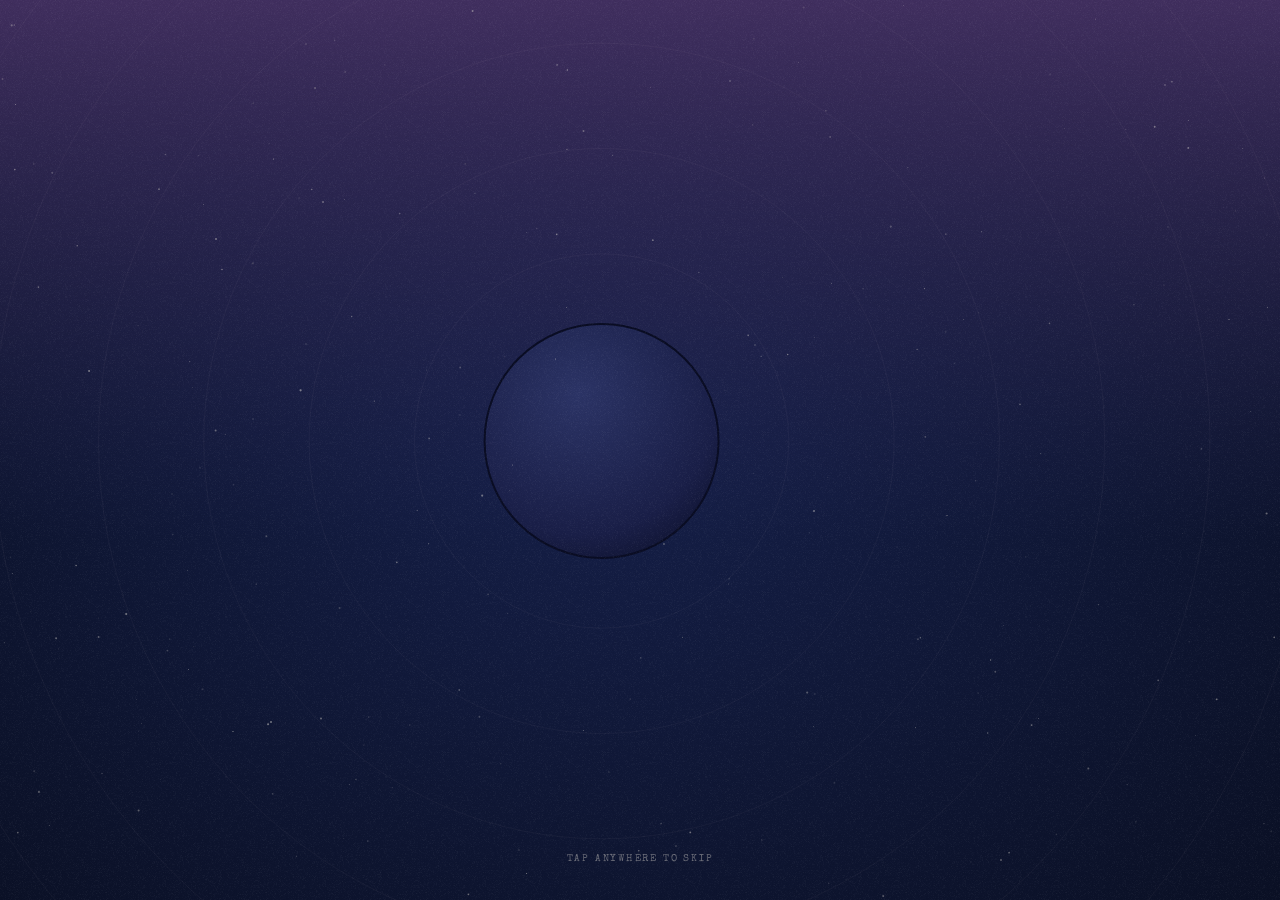
<file: index.html>
<!doctype html>
<html lang="en" data-veil-wait><head><script src="assets/veil.js"></script><script src="assets/sound.js"></script><meta charset="utf-8"><meta name="color-scheme" content="dark"><style>html{background:#0b1028}</style><meta name="viewport" content="width=device-width,initial-scale=1,viewport-fit=cover">
<title>littlehill · the night line</title>
<!-- LAND (H3 · 28 Oct 2026): the homepage is the night-line map (the teaser lives here now) -->
<meta name="robots" content="noindex,nofollow">
<meta name="description" content="littlehill · a tiny anime series, one stop at a time. Every stop leaves a traveller looking for a home.">
<meta property="og:site_name" content="littlehill"><meta property="og:type" content="website"><meta property="og:title" content="littlehill · the night line">
<meta name="twitter:card" content="summary_large_image"><meta property="og:description" content="One night, sixteen stops: a tiny anime series where every stop leaves a traveller looking for a home."><meta property="og:url" content="https://littlehill.page/"><meta property="og:image" content="https://littlehill.page/assets/og/og-home.jpg"><meta property="og:image:width" content="1200"><meta property="og:image:height" content="630"><meta property="og:image:alt" content="One night, sixteen stops: a tiny anime series where every stop leaves a traveller looking for a home.">
<meta name="twitter:site" content="@little_hill01">
<link rel="icon" href="data:image/svg+xml,%3Csvg xmlns=%27http://www.w3.org/2000/svg%27 viewBox=%270 0 32 32%27%3E%3Crect width=%2732%27 height=%2732%27 rx=%277%27 fill=%27%23141c30%27/%3E%3Crect x=%2712%27 y=%279%27 width=%278%27 height=%2713%27 rx=%272%27 fill=%27%23f2b45a%27/%3E%3Crect x=%2714%27 y=%276%27 width=%274%27 height=%273%27 fill=%27%23e8e4da%27/%3E%3Crect x=%2711%27 y=%2722%27 width=%2710%27 height=%272%27 fill=%27%23e8e4da%27/%3E%3C/svg%3E">
<link rel="preconnect" href="https://fonts.googleapis.com"><link rel="preconnect" href="https://fonts.gstatic.com" crossorigin>
<link rel="stylesheet" href="https://fonts.googleapis.com/css2?family=Reenie+Beanie&family=Special+Elite&family=Karla:wght@500;600&family=Sriracha&family=IBM+Plex+Sans+Thai:wght@400;600&family=IBM+Plex+Mono:wght@500&display=swap">
<style>
:root{--ink:#ece7dc;--ink2:rgba(236,231,220,.55);--ink3:rgba(236,231,220,.4);--paper:#ece6d6;--paperInk:#2a2620;--amber:#f59a3e;--gold:#f2b45a;--glow:#ffd38a;--stamp:#8c2a33;--night:#0a0f1e}
*{box-sizing:border-box}
html,body{margin:0;height:100%;background:var(--night);color:var(--ink);overflow:hidden;-webkit-font-smoothing:antialiased}
body{font-family:Karla,system-ui,sans-serif}
button{font:inherit;color:inherit;background:none;border:0;padding:0;cursor:pointer}
a{color:inherit;text-decoration:none}
#stage{position:fixed;inset:0}
#thread,#knot{transition:opacity .5s}.rest #thread{opacity:.22}.rest #knot{opacity:.5}.rest.pt #thread,.rest.pt #knot{opacity:1}
#sky,#sv,#fx{position:absolute;inset:0;width:100%;height:100%;display:block}
#sky{will-change:transform}#fx{position:absolute;inset:0;pointer-events:none;overflow:hidden}
#fx i{position:absolute;display:block;border-radius:50%}
#fx .tw{background:#ece7dc}
#fx .fogc{background:radial-gradient(closest-side,rgba(143,161,184,.26),rgba(143,161,184,0))}
#fx #lamp,#fx #train{position:absolute;left:0;top:0;width:0;height:0;border-radius:0}
#fx .glo{background:radial-gradient(closest-side,rgba(255,217,160,.9),rgba(245,154,62,.35) 30%,rgba(245,154,62,0))}
#fx .core{background:#ffd38a}#fx .core.sq{border-radius:1.5px}#fx .tcore{background:#fff3d6}
#fx .ringa,#fx .ringb{left:-44px;top:-44px;width:88px;height:88px;border:1.8px solid rgba(255,211,138,.6);transform:scale(.386)}
#fx .ringb{border-color:rgba(255,211,138,.25);transform:scale(.66)}
.grain{position:absolute;inset:0;pointer-events:none;background-image:var(--grain,none);background-size:160px 160px;will-change:transform}
.hand{font-family:"Reenie Beanie",cursive}.type{font-family:"Special Elite",monospace}
/* brand */
.mark{position:absolute;left:clamp(20px,3vw,40px);top:clamp(14px,2.6vh,26px);font:400 clamp(2.6rem,4.4vw,3.5rem)/1 "Reenie Beanie",cursive;color:var(--ink)}
.cap{position:absolute;left:clamp(23px,3.2vw,44px);top:calc(clamp(14px,2.6vh,26px) + clamp(2.7rem,4.5vw,3.6rem));font:400 .56rem/1 "Special Elite",monospace;letter-spacing:.22em;text-transform:uppercase;color:var(--ink3)}
/* stop labels + past-stop buttons */
.lbl{position:absolute;transform:translate(14px,-50%);white-space:nowrap;pointer-events:none;color:rgba(236,231,220,.75);font:400 1.05rem/1 "Reenie Beanie",cursive;transition:opacity .5s}
.lbl small{display:block;font:400 .5rem "Special Elite",monospace;letter-spacing:.2em;color:var(--ink3);margin-bottom:2px}
.lbl.cur{color:#ffd9a0;font-size:1.4rem}
.lbl.up{transform:translate(-14px,calc(-100% - 12px))}.lbl.cur small{color:var(--amber)}
.hit{position:absolute;width:40px;height:40px;margin:-20px 0 0 -20px;border-radius:50%;outline-offset:-6px}
.hit:hover+.lbl,.hit:focus-visible+.lbl{color:var(--ink)}
.hit:focus-visible{outline:2px solid var(--gold)}
.hit::after{content:"";position:absolute;inset:12px;border-radius:50%;border:1px solid rgba(236,231,220,0);transition:border-color .3s,inset .3s}
.hit:hover::after,.hit:focus-visible::after{border-color:rgba(236,231,220,.6);inset:9px}
/* tonight tag */
.card{position:absolute;width:min(290px,calc(100vw - 44px));padding:13px 16px 15px 28px;background:var(--paper);color:var(--paperInk);box-shadow:0 18px 40px rgba(0,0,0,.55);clip-path:polygon(12px 0,100% 0,100% 100%,12px 100%,0 calc(100% - 12px),0 12px);transform-origin:50% 0;transition:opacity .5s,transform .7s cubic-bezier(.3,1.5,.5,1)}
.card .k{font:400 .54rem "Special Elite",monospace;letter-spacing:.2em;color:var(--stamp);padding-right:74px}
.card h2{margin:3px 0 0;font:400 1.9rem/1 "Reenie Beanie",cursive}
.card .ep{font:400 1.15rem/1.1 "Reenie Beanie",cursive;color:#665c4b}
.card p{margin:5px 0 0;font:400 .68rem/1.5 "Special Elite",monospace}
.card .btn{display:inline-block;margin-top:9px;background:var(--gold);color:#241a0d;font:600 .78rem/1 Karla,sans-serif;border-radius:999px;padding:10px 14px;transition:transform .2s,box-shadow .2s}
.card .btn:hover{transform:translateY(-1px);box-shadow:0 4px 12px rgba(242,180,90,.45)}
.stamp{position:absolute;right:14px;top:14px;font:400 .62rem "Special Elite",monospace;letter-spacing:.2em;color:var(--stamp);border:1.5px solid var(--stamp);border-radius:3px;padding:4px 7px;transform:rotate(-8deg);opacity:.85}
.live{display:inline-block;width:7px;height:7px;border-radius:50%;background:var(--amber);margin-right:6px;vertical-align:1px;position:relative}.live::after{content:"";position:absolute;inset:-2px;border-radius:50%;border:2px solid rgba(245,154,62,.3);animation:live 2.4s ease-in-out infinite}
@keyframes live{0%,100%{transform:scale(1);opacity:1}50%{transform:scale(1.85);opacity:0}}
.card.pre{opacity:0;transform:translateY(-26px) rotate(-6deg)}
.card.on{opacity:1;transform:rotate(-1deg)}
/* bottom menu = a short straight rail */
nav{position:absolute;left:0;right:0;bottom:0;height:calc(70px + env(safe-area-inset-bottom));padding-bottom:env(safe-area-inset-bottom);background:linear-gradient(transparent,rgba(5,8,18,.8) 45%);transition:opacity .8s}
nav .rail{position:absolute;left:8%;right:8%;top:22px;height:1.2px;background:rgba(242,180,90,.45)}
nav ul{list-style:none;margin:0;padding:0;position:absolute;left:14%;right:14%;top:0;display:flex;justify-content:space-between}
@media (orientation:portrait){nav ul{left:2%!important;right:2%!important;justify-content:space-around}nav li{width:auto}nav a{position:relative;padding:14px 4px 6px}nav b{letter-spacing:.08em;font-size:min(.66rem,2.7vw)}nav .rail{left:8%;right:8%}}
nav li{position:relative;width:0;display:flex;justify-content:center}
nav a{position:absolute;top:0;display:flex;flex-direction:column;align-items:center;padding:14px 10px 6px;white-space:nowrap}
nav a::before{content:"";width:7px;height:7px;border-radius:50%;background:var(--ink);margin-top:1.5px;transition:box-shadow .3s,background .3s}
nav a.lit::before{background:var(--glow);box-shadow:0 0 0 4px rgba(245,154,62,.25),0 0 18px 6px rgba(245,154,62,.45)}
nav b{font:400 .66rem "Special Elite",monospace;letter-spacing:.2em;margin-top:9px}
nav i{display:none!important} /* r13 (Dell: one menu on every page): the small grey hints under the words are gone, so home matches the other pages */
nav a:hover b,nav a:focus-visible b{color:#ffd9a0}
nav a:hover::before{background:var(--glow)}
@media (orientation:portrait){nav i{display:none}nav ul{left:16%;right:16%}}
@media (orientation:landscape){nav ul{left:30%;right:30%}nav .rail{left:26%;right:26%}}
/* opening */
#hello{position:absolute;inset:0;display:flex;flex-direction:column;align-items:center;justify-content:center;padding-bottom:22vh;text-align:center;pointer-events:none;transition:opacity .8s}
#hello .t{font:400 clamp(2rem,4vw,2.8rem)/1.1 "Reenie Beanie",cursive;color:var(--ink)}
#hello .s{font:400 .6rem "Special Elite",monospace;letter-spacing:.24em;color:var(--ink2);margin-top:12px}
#skip{position:absolute;right:18px;bottom:18px;font:400 .56rem "Special Elite",monospace;letter-spacing:.2em;color:var(--ink3);padding:8px;transition:opacity .4s}
.fade{opacity:0}
/* LAND · rail: four fixed columns (same spots on every page) */
nav#menu ul{left:max(6vw,calc(50% - 280px))!important;right:max(6vw,calc(50% - 280px))!important;display:grid!important;grid-template-columns:repeat(5,1fr)}
nav#menu li{width:auto!important}
nav#menu li:has(a[hidden]){display:none}
nav#menu a{padding-top:17.5px!important}nav#menu b{font-size:.62rem!important;letter-spacing:.16em!important}

/* LAND r8: icons on the rail (same as every page) · words small under them */
nav#menu a::before{display:none!important}
nav#menu .ic{width:22px;height:22px;margin-top:-9px;padding:2px;box-sizing:content-box;border-radius:50%;background:#0b1028;fill:none;stroke:currentColor;stroke-width:1.6;stroke-linecap:round;stroke-linejoin:round;color:var(--ink);transition:transform .15s}
nav#menu a.lit .ic,nav#menu a[aria-current=page] .ic{color:#ffb860;filter:drop-shadow(0 0 6px rgba(245,154,62,.75))}
nav#menu a.tap .ic{transform:scale(1.15);color:#ffd9a0}
nav#menu b{font-size:9px!important;letter-spacing:.08em!important;margin-top:3px!important}
html[lang=th] nav#menu b{font-size:10px!important;letter-spacing:0!important}
@media (max-width:600px){nav#menu a:not([aria-current=page]) b{display:none!important}}
nav#menu a.quiet{opacity:.5}nav#menu a.quiet:hover{opacity:1}
nav#menu a.tap b{color:#ffd9a0}nav#menu a.tap::before{background:var(--glow);box-shadow:0 0 0 5px rgba(245,154,62,.3),0 0 18px 6px rgba(245,154,62,.5);transform:scale(1.25)}
/* nothing of tonight's scene shows before the opening starts (no spoiler while data/fonts load) */
html:not(.lh-go) #sky,html:not(.lh-go) #sv,html:not(.lh-go) #fx,html:not(.lh-go) #ov,html:not(.lh-go) .mark,html:not(.lh-go) .cap,html:not(.lh-go) #chan,html:not(.lh-go) #tools,html:not(.lh-go) #menu,html:not(.lh-go) #card,html:not(.lh-go) #behind{opacity:0!important;transition:none!important}
html.lh-go #sky{animation:lhskyin .45s ease}@keyframes lhskyin{from{opacity:0}} /* r10b: the circle waited for the data too (it showed first, then jumped) */
#chan{transition:opacity .6s}#chan.fade,#menu.fade,#tools.fade,.mark.fade,#card.pre{pointer-events:none}
/* r10b (Dell): no button — the whole screen skips · a quiet line at the bottom centre says so */
#skip{left:50%!important;right:auto!important;transform:translateX(-50%);bottom:calc(30px + env(safe-area-inset-bottom,0px))!important;z-index:30;padding:6px 10px!important;border:0!important;background:none!important;font:400 .62rem "Special Elite",monospace!important;letter-spacing:.18em!important;text-transform:uppercase;color:rgba(236,231,220,.42)!important;white-space:nowrap;pointer-events:none}
html[lang="th"] #skip{font-family:"IBM Plex Sans Thai",sans-serif!important;letter-spacing:.04em!important;text-transform:none}
.hide{display:none!important}
/* notebook page */
#nb{position:absolute;inset:0;background:rgba(5,8,16,.66);display:flex;align-items:center;justify-content:center;padding:20px;opacity:0;transition:opacity .35s;backdrop-filter:blur(1px)}
#nb.on{opacity:1}
#nb .pw{position:relative;width:min(560px,100%);transform:translateY(16px) rotate(-1deg);transition:transform .45s cubic-bezier(.3,1.3,.5,1)}
#nb.on .pw{transform:translateY(0) rotate(-.6deg)}
#nb .page{position:relative;width:100%;max-height:86vh;overflow:auto;background-color:var(--paper);background-image:repeating-linear-gradient(180deg,transparent 0 27px,rgba(70,90,140,.15) 27px 28px);color:var(--paperInk);box-shadow:0 30px 70px rgba(0,0,0,.65);padding:26px 24px 22px 44px;transform:translateY(16px) rotate(-1deg);transition:transform .45s cubic-bezier(.3,1.3,.5,1)}
#nb .page{transform:none!important}
#nb .sketch{position:absolute;z-index:2;right:-50px;top:-70px;width:190px;padding:10px 10px 6px;background:#f4efe2;box-shadow:0 14px 30px rgba(0,0,0,.5);transform:rotate(6deg) scale(.6);opacity:0;transition:transform .55s cubic-bezier(.3,1.6,.5,1) .15s,opacity .3s .15s}
#nb.on .sketch{transform:rotate(6deg);opacity:1}
#nb .sketch::before{content:"";position:absolute;left:50%;top:-9px;width:62px;height:18px;margin-left:-31px;background:rgba(236,220,170,.6);transform:rotate(-4deg)}
#nb .sketch svg{display:block;width:100%;height:auto}
#nb .sketch .cap2{font:400 1.05rem/1 "Reenie Beanie",cursive;color:#4a4236;text-align:center;margin-top:2px}
#nb .yt{display:inline-flex;align-items:center;gap:8px;margin-top:14px;font:600 .78rem/1 Karla,sans-serif;color:var(--stamp);border:1.5px solid var(--stamp);border-radius:999px;padding:9px 13px}
#nb .yt:hover{background:var(--stamp);color:var(--paper)}
#nb .yt svg{width:14px;height:14px}
@media (max-width:640px){#nb .sketch{right:-4px;top:-84px;width:128px}#nb .pw{margin-top:60px}#nb h3{max-width:62%}}
#nb .page::before{content:"";position:absolute;left:28px;top:0;bottom:0;width:1px;background:rgba(140,42,51,.3)}
#nb .k{font:400 .56rem "Special Elite",monospace;letter-spacing:.22em;color:#665c4b}
#nb h3{margin:6px 0 0;font:400 2.1rem/1 "Reenie Beanie",cursive}
#nb .body{font:400 1.55rem/1.12 "Reenie Beanie",cursive;margin-top:10px}
#nb .q{font:400 .72rem/1.6 "Special Elite",monospace;margin-top:14px;color:#4a4236}
#nb .x{position:absolute;left:-4px;top:-40px;color:var(--ink);font:400 .62rem "Special Elite",monospace;letter-spacing:.2em;padding:8px}
#nb .nav2{display:flex;justify-content:space-between;margin-top:16px;font:400 1.3rem "Reenie Beanie",cursive;color:var(--stamp)}
#nb .nav2 button:disabled{opacity:.25;cursor:default}
#nb .sample{font:400 .5rem "Special Elite",monospace;letter-spacing:.2em;color:#9a8f7b;margin-top:12px}
/* idle life */
@keyframes flick{0%,100%{opacity:1}23%{opacity:.86}41%{opacity:.97}67%{opacity:.9}}
@keyframes drift{0%,100%{transform:translate(0,0)}50%{transform:translate(var(--dx),var(--dy))}}
@keyframes tw{0%,100%{opacity:1}50%{opacity:.25}}
@keyframes ring{0%{transform:scale(.27);opacity:.6}100%{transform:scale(1);opacity:0}}
.idle .lamp{animation:lampb 4.6s ease-in-out infinite}
/* LAND r3 (Dell: "after the opening it's too still"): tonight's lantern breathes visibly, a soft ring calls from it, a ghost light re-runs the line now and then */
@keyframes lampb{0%,100%{opacity:.72;transform:scale(.92)}45%{opacity:1;transform:scale(1.12)}55%{opacity:.95;transform:scale(1.08)}}
#lamp::after{content:"";position:absolute;left:-34px;top:-34px;width:68px;height:68px;border-radius:50%;border:1.5px solid rgba(255,211,138,.55);opacity:0;pointer-events:none}
.idle #lamp::after{animation:ring 4.6s ease-out 1.2s infinite}
#ghost{position:absolute;left:0;top:0;width:0;height:0;pointer-events:none}
#ghost i{position:absolute;left:-12px;top:-12px;width:24px;height:24px;border-radius:50%;background:radial-gradient(circle,rgba(255,236,196,.9),rgba(255,211,138,.35) 40%,transparent 70%)}
.idle .fogc{animation:drift var(--t) ease-in-out infinite}
.idle .tw{animation:tw var(--t) ease-in-out infinite}
.idle .ringa{animation:ring 3.2s ease-out infinite}
.idle .ringb{animation:ring 3.2s ease-out 1.6s infinite}
/* sound + demo controls */
#snd{position:absolute;right:clamp(16px,3vw,40px);top:clamp(16px,2.8vh,28px);width:34px;height:34px;border-radius:50%;border:1px solid rgba(236,231,220,.25);display:grid;place-items:center;color:var(--ink2);font:400 .7rem "Special Elite",monospace;transition:opacity .6s}
#snd:hover{color:var(--ink);border-color:rgba(236,231,220,.5)}
#snd svg{width:16px;height:16px}
#demo{position:fixed;left:10px;top:50%;transform:translateY(-50%);z-index:20;font:400 .62rem "Special Elite",monospace;letter-spacing:.08em;color:#d8d2c4}
#demo>button{background:rgba(10,14,30,.85);border:1px dashed rgba(236,231,220,.35);border-radius:6px;padding:6px 8px}
#demo .pn{margin-top:6px;background:rgba(10,14,30,.94);border:1px dashed rgba(236,231,220,.35);border-radius:8px;padding:10px;width:200px}
#demo .pn b{display:block;font-weight:400;color:#9aa3b5;margin:8px 0 4px;letter-spacing:.16em}
#demo .pn b:first-child{margin-top:0}
#demo .row{display:flex;flex-wrap:wrap;gap:4px}
#demo .row button{border:1px solid rgba(236,231,220,.25);border-radius:4px;padding:4px 6px}
#demo .row button.on{border-color:var(--gold);color:var(--gold)}
#demo input{width:100%}
@media (prefers-reduced-motion:reduce){.idle *{animation:none!important}.card{transition:none}}
</style><link rel="stylesheet" href="https://fonts.googleapis.com/css2?family=Caveat:wght@700&display=swap">
<style>
#tools #lang{order:3}#tools{position:absolute;right:clamp(16px,3vw,40px);top:clamp(16px,2.8vh,28px);display:flex;align-items:center;gap:8px;z-index:6;transition:opacity .6s}
#tools #snd{position:static}
#tools .fade{opacity:0}
.langsw{display:flex;border:1px solid rgba(236,231,220,.25);border-radius:999px;padding:2px}
.langsw button{font:600 .66rem Karla,"IBM Plex Sans Thai",sans-serif;color:var(--ink);border-radius:999px;padding:5px 8px}
.langsw button[aria-pressed="true"]{background:var(--ink);color:#141a30}
#xl{display:none!important;place-items:center;width:34px;height:34px;border-radius:50%;border:1px solid rgba(236,231,220,.25);font:500 .72rem "IBM Plex Mono",monospace;color:var(--ink2)}
#xl:hover{color:var(--ink);border-color:rgba(236,231,220,.5)}
nav a[hidden]{display:none}
html[lang="th"] .card .k,html[lang="th"] .lbl small,html[lang="th"] nav b,html[lang="th"] #nb .k{font-family:"IBM Plex Sans Thai","IBM Plex Mono",monospace;letter-spacing:.04em}
html[lang="th"] .card p{font-family:"IBM Plex Sans Thai",Karla,sans-serif}
html[lang="th"] .lbl,html[lang="th"] #nb h3,html[lang="th"] #hello .t{font-family:"Sriracha",cursive}
html[lang="th"] .lbl.cur{font-size:1.05rem}
#nb .sketch img{display:block;width:100%;height:auto}
#nb .sketch.none{display:none}
</style>
<style id="ink-rule">.card h2{font:700 1.75rem/1 "Caveat","Sriracha",cursive!important}.card .ep{font:700 1.05rem/1.15 "Caveat","Sriracha",cursive!important}</style>
<noscript><style>html #sv,html #fx,html #ov,html .mark,html .cap,html #menu,html #card{opacity:1!important}</style></noscript>
<link rel="stylesheet" href="assets/head.css">
</head>
<body>
<div id="stage" aria-live="polite">
  <svg id="sky" aria-hidden="true"></svg><svg id="sv" aria-hidden="true"></svg><div id="fx" aria-hidden="true"></div>
  <div class="grain"></div>
  <div id="ov"></div>
  <div class="mark lh-logo" id="mark">littlehill</div>
  <div class="cap" id="cap">the night line · season one</div>
  <div id="tools" class="lh-tr"><span class="langsw lh-lang" id="lang" role="group" aria-label="Language"><button type="button" data-set="en">EN</button><button type="button" data-set="th">ไทย</button></span><a id="xl" href="https://x.com/little_hill01" target="_blank" rel="noopener" aria-label="littlehill on X">X</a><button id="snd" aria-label="Sound off. Turn on the lantern sound" title="Sound"></button></div>
  <nav id="menu" aria-label="Main">
    <div class="rail"></div>
    <ul>
      <li><a href="./" id="navHome" class="lit" aria-current="page"><b>HOME</b><i>tonight</i></a></li>
      <li><a href="traveller/001/" id="navTrav"><b>TRAVELLERS</b><i>who’s aboard</i></a></li>
      <li><a href="timetable/" id="navTime"><b>TIMETABLE</b><i>when’s next</i></a></li>
      <li><a href="auction/" id="navAuction"><b>AUCTION</b><i>how to bid</i></a></li>
      <li><a href="rules/" id="navRules"><b>RULES</b><i>read first</i></a></li>
    </ul>
  </nav>
  <div id="hello" class="fade"><div class="t" id="helloT"></div><div class="s" id="helloS">LET’S SEE WHAT’S ON THE HILL</div></div>
  <button id="skip" class="hide">SKIP ›</button>
  <div id="nb" class="hide" role="dialog" aria-modal="true" aria-labelledby="nbH"><div class="pw"><button class="x" id="nbX">CLOSE ✕</button><div class="sketch" id="nbS" aria-hidden="true"></div><div class="page"><div class="k" id="nbK"></div><h3 id="nbH"></h3><div class="body" id="nbB"></div><a class="yt" id="nbY" href="#" target="_blank" rel="noopener"></a><div class="q" id="nbQ"></div><div class="nav2"><button id="nbP">← earlier</button><button id="nbN">later →</button></div><div class="sample">SAMPLE NOTE · DELTA WRITES THE REAL ONE</div></div></div></div>
</div>
<script src="assets/live.js"></script>
<script src="assets/edge.js"></script>
<script>document.addEventListener('pointerdown',function(e){var a=e.target.closest&&e.target.closest('nav#menu a');if(a&&!a.classList.contains('lit'))a.classList.add('tap');},true);document.addEventListener('click',function(e){var a=e.target.closest&&e.target.closest('nav#menu a');if(a&&!a.classList.contains('lit')){a.classList.add('tap');}},true);addEventListener('pageshow',function(){document.documentElement.classList.remove('leaving');[].forEach.call(document.querySelectorAll('nav#menu a.tap'),function(a){a.classList.remove('tap');});});</script>
<script>/* LAND · official channels under the caption (Linktree on the homepage) */lhEdge.sign("cap");(function(e){if(e)e.id="chan";})(document.querySelector(".lh-edge.sign"));</script>
<script>
(function(){
var RM=matchMedia('(prefers-reduced-motion: reduce)').matches;
var N=16,ep=1,A='arriving';
/* ===== LAND: real data ===== */
var LIVE=null,ATLAS=null,REG=null,TD={},HOMES={},NO='001',LANG='en',X='https://x.com/little_hill01';
try{LANG=localStorage.getItem('lh-lang')||'';}catch(e){}if(LANG!=='th'&&LANG!=='en')LANG=(navigator.language||'').toLowerCase().indexOf('th')===0?'th':'en';
document.documentElement.lang=LANG;
var TX={en:{cap:'the night line · season one',hello:'It’s {t} where you are.',helloS:'LET’S SEE WHAT’S ON THE HILL',skip:'tap anywhere to skip',outK:'NEW · STOP {s}',outH:'Episode {n} is out',outP:'Tonight’s stop is on YouTube{x}.',outB:'Watch ▶',outS:'NEW',nav:['TRAVELLERS','AUCTION','RULES','TIMETABLE','HOME'],navI:['who’s aboard','how to bid','read first','when’s next','tonight'],
  arrK:'STOP {s} · ARRIVING',arrH:'Something is coming',arrP:'Arrives {d} · {t} your time',arrP0:'Watch the lantern on X',arrB:'Follow on X →',
  tonight:'TONIGHT · STOP {s}',stop:'STOP {s}',pvP:'Bidding opens {d} · {t} your time',pvP0:'Bidding opens soon',meet:'Meet No.{n} →',
  bidP:'{c}{v} · {b} · ends {d}, {t} your time',bids1:'1 bid',bidsN:'{n} bids',waitP:'Bidding is open · starts at {c}{v} · the clock starts with the first bid',chkP:'Checking last-minute bids',office:'Go to the ticket office →',
  clP:'Bidding closed · packing for the trip home',clB:'See how it ended',homeH:'No.{n} went home',homeP:'Thank you, everyone. The next stop is in the fog.',visit:'Visit No.{n} →',
  nbK:'DELTA’S NOTEBOOK · STOP {s}',yt:'Watch Stop {s} on YouTube',drawn:'drawn from memory',found:'No.{n} found a home here.',foundGo:'visit',noNote:'Delta hasn’t written this page yet.',close:'CLOSE ✕',prev:'← earlier',next:'later →',
  st:{SOON:'SOON',OPEN:'OPEN',CLOSED:'CLOSED',HOME:'HOME'}},
 th:{cap:'รถไฟสายกลางคืน · ซีซันหนึ่ง',hello:'ตอนนี้ที่คุณอยู่ {t}',helloS:'มาดูกันว่าบนเนินมีอะไร',skip:'แตะตรงไหนก็ได้เพื่อข้าม',outK:'ใหม่ · สถานี {s}',outH:'ตอนที่ {n} มาแล้ว',outP:'สถานีคืนนี้ดูได้บน YouTube{x}',outB:'ดูเลย ▶',outS:'ใหม่',nav:['นักเดินทาง','ประมูล','กติกา','ตารางเดินรถ','หน้าแรก'],navI:['','','','',''],
  arrK:'STOP {s} · กำลังมาถึง',arrH:'มีบางอย่างกำลังมา',arrP:'มาถึง {d} · {t} เวลาของคุณ',arrP0:'ดูตะเกียงได้ใน X',arrB:'ติดตามใน X →',
  tonight:'คืนนี้ · STOP {s}',stop:'STOP {s}',pvP:'เปิดบิด {d} · {t} เวลาของคุณ',pvP0:'เปิดบิดเร็ว ๆ นี้',meet:'รู้จัก No.{n} →',
  bidP:'{c}{v} · {b} · ปิด {d} {t} เวลาของคุณ',bids1:'1 บิด',bidsN:'{n} บิด',waitP:'เปิดบิดแล้ว · เริ่ม {c}{v} · นาฬิกาเริ่มเดินเมื่อมีบิดแรก',chkP:'กำลังตรวจบิดนาทีสุดท้าย',office:'ไปห้องขายตั๋ว →',
  clP:'ปิดรับบิดแล้ว · กำลังเก็บของเตรียมกลับบ้าน',clB:'ดูว่าจบอย่างไร',homeH:'No.{n} ได้บ้านแล้ว',homeP:'ขอบคุณทุกคน · สถานีถัดไปยังอยู่ในหมอก',visit:'ไปหา No.{n} →',
  nbK:'สมุดของ DELTA · STOP {s}',yt:'ดู Stop {s} บน YouTube',drawn:'วาดจากความจำ',found:'No.{n} ได้บ้านที่นี่',foundGo:'ไปหา',noNote:'Delta ยังไม่ได้เขียนหน้านี้',close:'ปิด ✕',prev:'← ก่อนหน้า',next:'ถัดไป →',
  st:{SOON:'SOON',OPEN:'OPEN',CLOSED:'CLOSED',HOME:'HOME'}}};
function TL(){return TX[LANG]||TX.en;}
function F(str,o){return String(str).replace(/\{(\w)\}/g,function(_,k){return o[k]==null?'':o[k];});}
function esc(v){return String(v==null?'':v).replace(/[&<>"']/g,function(c){return{'&':'&amp;','<':'&lt;','>':'&gt;','"':'&quot;',"'":'&#39;'}[c];});}
function loc(v){var t=v&&typeof v==='object'?(v[LANG]||v.en||''):(v||'');return /^\s*\[/.test(t)?'':String(t);}
function getJ(u){return fetch(u+(u.indexOf('?')<0?'?':'&')+'t='+Date.now(),{cache:'no-store'}).then(function(r){if(!r.ok)throw 0;return r.json();});}
function tz(iso,o){var d=new Date(iso);if(!iso||isNaN(d))return '';try{return new Intl.DateTimeFormat(LANG==='th'?'th-TH':'en-GB',o).format(d);}catch(e){return d.toLocaleString();}}
function dd(iso){return tz(iso,{weekday:'short',day:'numeric',month:'short'});}
function tt(iso){var d=new Date(iso);if(!iso||isNaN(d))return '';return d.toLocaleTimeString(LANG==='th'?'th-TH':[],{hour:'numeric',minute:'2-digit'}).toLowerCase();}
function stopInfo(i){var a=(ATLAS&&ATLAS.stops||[])[i-1]||{},out=a.outAt&&new Date(a.outAt)<=new Date();
  return {name:out||i<=cur?loc(a.title):'',note:loc(a.note),yt:a.url||'',sketch:a.sketch||'',aired:!!out};}
var demo=new URLSearchParams(location.search).get('demo')==='1';
function stageFrom(st){var T=st&&st.traveller||{},Au=st&&st.auction||{},s=T.stage||'teaser';
  if(Au.status==='sold'||s==='sold')return 'home';if(s==='teaser')return 'arriving';if(s==='preview')return 'preview';
  if(s==='closed'||Au.status==='closed')return 'closed';if(s==='open'||s==='extended')return 'bidding';return 'preview';}
function epFrom(st){var Au=st&&st.auction||{},n=parseInt(Au.stop,10);if(n>0)return n;
  var t=(REG&&REG.travellers||[]).filter(function(x){return x&&String(x.no)===NO;})[0];if(t&&+t.firstSeenEp>0)return +t.firstSeenEp;
  var last=0;(ATLAS&&ATLAS.stops||[]).forEach(function(a,i){if(a.outAt&&new Date(a.outAt)<=new Date())last=i+1;});return Math.max(1,last);}
function applyState(st){LIVE=st||LIVE;if(!LIVE)return;if(window.lhEdge)lhEdge.set(LIVE);NO=window.lhLive?lhLive.no(LIVE):String(((LIVE.auction||{}).no)||((LIVE.traveller||{}).no)||'001');
  if(!demo){A=stageFrom(LIVE);ep=epFrom(LIVE);}
  HOMES={};(REG&&REG.travellers||[]).forEach(function(t){var s=t.liveFromState&&LIVE?((LIVE.auction||{}).status==='sold'?'sold':(LIVE.traveller||{}).stage):t.stage;if(s==='sold'&&+t.firstSeenEp>0)HOMES[+t.firstSeenEp]=String(t.no);});}
function travUrl(n){return 'traveller/'+(n||NO)+'/';}
function setNav(){var l=TL(),reg=LIVE&&LIVE.pages&&LIVE.pages.travellers===true;
  var tr=document.getElementById('navTrav'),au=document.getElementById('navAuction'),ru=document.getElementById('navRules'),tt=document.getElementById('navTime'),hm=document.getElementById('navHome');
  var IC={navHome:'<path d="M4 11.5 12 4.5l8 7V20H4z"/><path d="M10 20v-5h4v5"/>',navTrav:'<circle cx="12" cy="8.5" r="3.6"/><path d="M5 20c.8-3.9 3.7-6.2 7-6.2s6.2 2.3 7 6.2"/>',navTime:'<rect x="6" y="3.5" width="12" height="13" rx="2.5"/><path d="M6 10.5h12M8.5 20.5l2-3.5M15.5 20.5l-2-3.5"/><circle cx="9" cy="13.5" r=".9"/><circle cx="15" cy="13.5" r=".9"/>',navAuction:'<path d="M3.5 11.5V4h7.5l9 9-7.5 7.5z"/><circle cx="7.8" cy="8.2" r="1.5"/>',navRules:'<path d="M6.5 3.5h8.5l3.5 3.5v13.5h-12z"/><path d="M15 3.5V7h3.5M9.5 11.5h6M9.5 15h6"/>'};
  [tr,au,ru,tt,hm].forEach(function(a,i){if(!a.querySelector('svg'))a.insertAdjacentHTML('afterbegin','<svg class="ic" viewBox="0 0 24 24" aria-hidden="true">'+IC[a.id]+'</svg>');a.querySelector('b').textContent=l.nav[i];a.querySelector('i').textContent=l.navI[i];a.setAttribute('aria-label',l.nav[i]);});
  tr.href=reg?'travellers/':travUrl();au.hidden=false;au.classList.toggle('quiet',!(A==='bidding'||A==='closed'));
  document.getElementById('cap').textContent=l.cap;document.getElementById('helloS').textContent=l.helloS;document.getElementById('skip').textContent=l.skip;
  document.getElementById('nbX').textContent=l.close;
  [].forEach.call(document.querySelectorAll('#lang button'),function(b){b.setAttribute('aria-pressed',String(b.dataset.set===LANG));});}
var S=['arriving','preview','bidding','closed','home'];
function stopName(i){var n=stopInfo(i).name;if(!n&&i===ep&&LIVE&&(LIVE.auction||{}).place)n=String(LIVE.auction.place);return n||'';}
function pad(n){return String(n).padStart(2,'0')}
function trav(){var d=TD[NO]||{};return {no:'No.'+NO,epi:loc(d.epithet)};}
function cardData(){var t=trav(),l=TL(),Au=LIVE&&LIVE.auction||{},T=LIVE&&LIVE.teaser||{},c=Au.currency||'$',S2=pad(ep),now=Date.now();
 var k=A==='arriving'?F(l.arrK,{s:S2}):(A==='preview'||A==='bidding')?F(l.tonight,{s:S2}):F(l.stop,{s:S2});
 /* LAND r7 (Dell: give people a reason to come back): the night a stop airs, the card says so (bidding still wins on its own night) */
 if(A!=='bidding'&&A!=='closed'){var st=(ATLAS&&ATLAS.stops||[]),nw=null;st.forEach(function(a){if(a.outAt&&a.url&&new Date(a.outAt).getTime()<=now&&now-new Date(a.outAt).getTime()<30*36e5)nw=a;});
   if(nw){var ttl=nw.title?(nw.title[LANG]||nw.title.en):'';return [esc(F(l.outK,{s:pad(nw.ep)})),esc(F(l.outH,{n:nw.ep})),esc(ttl),esc(F(l.outP,{x:nw.len?' · '+nw.len:''})),esc(l.outB),l.outS,nw.url];}}
 if(A==='arriving')return [k,esc(l.arrH),'',T.opensAt?esc(F(l.arrP,{d:dd(T.opensAt),t:tt(T.opensAt)})):esc(l.arrP0),esc(l.arrB),'',X];
 if(A==='preview')return [k,esc(t.no),esc(t.epi),Au.opensAt?esc(F(l.pvP,{d:dd(Au.opensAt),t:tt(Au.opensAt)})):esc(l.pvP0),esc(F(l.meet,{n:NO})),l.st.SOON,travUrl()];
 if(A==='bidding'){var p,ca=Au.closeAt?new Date(Au.closeAt).getTime():NaN,n=+Au.bidCount||0;
   if(!Au.firstBidAt&&!n)p=esc(F(l.waitP,{c:c,v:Au.currentBid||''}));
   else if(!isNaN(ca)&&now>=ca)p='<span class="live"></span>'+esc(l.chkP);
   else p='<span class="live"></span>'+F(esc(l.bidP),{c:'<b style="font-size:.95rem">'+esc(c),v:esc(Au.currentBid)+'</b>',b:esc(n===1?l.bids1:F(l.bidsN,{n:n})),d:esc(dd(Au.closeAt)),t:esc(tt(Au.closeAt))});
   return [k,esc(t.no),esc(t.epi),p,esc(l.office),l.st.OPEN,'auction/'];}
 if(A==='closed')return [k,esc(t.no),esc(t.epi),esc(l.clP),esc(l.clB),l.st.CLOSED,'auction/'];
 return [k,esc(F(l.homeH,{n:NO})),esc(t.epi),esc(l.homeP),esc(F(l.visit,{n:NO})),l.st.HOME,travUrl()];}
function fmt(h,m){var d=new Date();d.setHours(h,m,0,0);return d.toLocaleTimeString([], {hour:'numeric',minute:'2-digit'}).toLowerCase()}
/* geometry */
var W,H,wide,P,L,at,LAY=(new URLSearchParams(location.search).get('lay')||'a'),__ch=0,__rb=0;if(LAY==='old')LAY='';
function R(seed){var s=seed;return function(){s=(s*16807)%2147483647;return s/2147483647}}
function geo(){W=innerWidth;H=innerHeight;wide=W>H*1.05;var nh=70;
 var fit=LAY==='a'&&!wide,ch=__ch||Math.round(H*.3),top=Math.max(92,H*.12),bot=Math.max(top+180,H-70-ch-(wide?26:16)-30),
  Y=function(f){return fit?top+(f-.12)/(.62-.12)*(bot-top):H*f};
 var d=wide?
 'M'+(W*.06)+' '+(H*.74)+' C'+(W*.2)+' '+(H*.86)+' '+(W*.3)+' '+(H*.52)+' '+(W*.42)+' '+(H*.58)+' S'+(W*.6)+' '+(H*.8)+' '+(W*.66)+' '+(H*.56)+' S'+(W*.6)+' '+(H*.26)+' '+(W*.74)+' '+(H*.22)+' S'+(W*.96)+' '+(H*.34)+' '+(W*.95)+' '+(H*.11):
 'M'+(W*.12)+' '+Y(.62)+' C'+(W*.02)+' '+Y(.53)+' '+(W*.3)+' '+Y(.5)+' '+(W*.62)+' '+Y(.49)+' S'+(W*.98)+' '+Y(.4)+' '+(W*.7)+' '+Y(.35)+' S'+(W*.12)+' '+Y(.3)+' '+(W*.2)+' '+Y(.24)+' S'+(W*.8)+' '+Y(.19)+' '+(W*.86)+' '+Y(.12);
 return {d:d,hill:{x:wide?W*.47:W*.5,y:wide?H*.49:Y(.37),r:wide?H*.13:(fit?Math.min(W*.17,(bot-top)*.2):W*.17)}}}
var sv=document.getElementById('sv'),ov=document.getElementById('ov'),sky=document.getElementById('sky'),fx=document.getElementById('fx');
(function(){try{var c=document.createElement('canvas');c.width=c.height=160;var x=c.getContext('2d'),d=x.createImageData(160,160),s=7;function r(){s=(s*16807)%2147483647;return s/2147483647}
  for(var i=0;i<d.data.length;i+=4){var v=r()<.5?255:0;d.data[i]=d.data[i+1]=d.data[i+2]=v;d.data[i+3]=Math.round(r()*r()*12)}
  x.putImageData(d,0,0);document.documentElement.style.setProperty('--grain','url('+c.toDataURL()+')')}catch(e){}})();
function build(){
 var g=geo(),hill=g.hill,r=R(5),st='',n=Math.round(W*H/3800);
 var tws='';for(var i=0;i<n;i++){var o=(.08+r()*.4).toFixed(2),tw=r()<.18,cs='<circle cx="'+(r()*W).toFixed(1)+'" cy="'+(r()*H).toFixed(1)+'" r="'+(r()*.9+.2).toFixed(2)+'" fill="#ece7dc" opacity="'+o+'"'+'/>';if(tw){var rr=+cs.match(/ r="([\d.]+)"/)[1],cx=+cs.match(/cx="([\d.]+)"/)[1],cy=+cs.match(/cy="([\d.]+)"/)[1];tws+='<i class="tw" style="left:'+(cx-rr).toFixed(1)+'px;top:'+(cy-rr).toFixed(1)+'px;width:'+(2*rr).toFixed(2)+'px;height:'+(2*rr).toFixed(2)+'px;background:rgba(236,231,220,'+o+');--t:'+(3+r()*5).toFixed(1)+'s"></i>'}else st+=cs}
 [sky,sv,fx].forEach(function(e){e.setAttribute('viewBox','0 0 '+W+' '+H)});
 sky.innerHTML='<defs><radialGradient id="bg" cx="'+(hill.x/W)+'" cy="'+(hill.y/H)+'" r="1"><stop offset="0" stop-color="#16204a"/><stop offset=".5" stop-color="#0e1530"/><stop offset="1" stop-color="#070b18"/></radialGradient>'+
 '<linearGradient id="dusk" x1="0" y1="0" x2="0" y2="1"><stop offset="0" stop-color="#4a3468" stop-opacity=".85"/><stop offset=".35" stop-color="#3a2f60" stop-opacity=".35"/><stop offset=".6" stop-color="#2a2a5a" stop-opacity="0"/></linearGradient>'+
 '<radialGradient id="gl"><stop offset="0" stop-color="#ffd9a0" stop-opacity=".9"/><stop offset=".3" stop-color="#f59a3e" stop-opacity=".35"/><stop offset="1" stop-color="#f59a3e" stop-opacity="0"/></radialGradient>'+
 '<radialGradient id="fog"><stop offset="0" stop-color="#8fa1b8" stop-opacity=".26"/><stop offset="1" stop-color="#8fa1b8" stop-opacity="0"/></radialGradient>'+
 '<radialGradient id="hl" cx=".4" cy=".3" r=".8"><stop offset="0" stop-color="#2c3466"/><stop offset=".75" stop-color="#1a1f48"/><stop offset="1" stop-color="#0f1330"/></radialGradient></defs>'+
 '<rect width="100%" height="100%" fill="url(#bg)"/><rect width="100%" height="100%" fill="url(#dusk)"/>'+st+
 '<g stroke="rgba(236,231,220,.04)" fill="none">'+Array.from({length:8},function(_,i){return '<circle cx="'+hill.x+'" cy="'+hill.y+'" r="'+(hill.r*(1.6+i*.9))+'"/>'}).join('')+'</g>'+
 '<circle cx="'+hill.x+'" cy="'+hill.y+'" r="'+hill.r+'" fill="url(#hl)" stroke="#0a0d24" stroke-width="2"/>';
 sv.innerHTML='<path id="railG" d="'+g.d+'" fill="none" stroke="rgba(242,180,90,.16)" stroke-width="7" stroke-linecap="round" opacity=".5"/>'+
 '<path id="rail" d="'+g.d+'" fill="none" stroke="rgba(242,180,90,.5)" stroke-width="1.6"/>'+
 '<g id="behind"></g>'+
 '<path id="thread" fill="none" stroke="rgba(236,231,220,.5)" stroke-width="1" stroke-dasharray="3 4"/><circle id="knot" r="3" fill="#ece6d6" opacity="0"/>'+
 '<g id="stops"></g>';
 fx.innerHTML=tws+'<div id="fogs"></div><div id="fxlamp"></div><div id="train"></div>';
 P=document.getElementById('rail');L=P.getTotalLength();at=function(i){return P.getPointAtLength(L*(i-.5)/N)};
 /* where the line crosses the hill more than once, the far passes go behind it (faded); the nearest pass (lowest on screen) stays in front.
    a single pass stays on top as before. */
 var runs=[],run=null;for(var t=0;t<=L;t+=L/500){var q=P.getPointAtLength(t),ins=Math.hypot(q.x-hill.x,q.y-hill.y)<hill.r;
   if(ins){if(!run){run=[];runs.push(run)}run.push(q)}else run=null}
 if(runs.length>1){var avg=function(r){return r.reduce(function(a,q){return a+q.y},0)/r.length},front=runs.reduce(function(b,r){return avg(r)>avg(b)?r:b});
   var md=runs.filter(function(r){return r!==front}).map(function(r){return 'M'+r.map(function(q){return q.x.toFixed(1)+' '+q.y.toFixed(1)}).join(' L')}).join(' ');
   document.getElementById('behind').innerHTML='<mask id="bm" maskUnits="userSpaceOnUse" x="0" y="0" width="'+W+'" height="'+H+'"><path d="'+md+'" fill="none" stroke="#fff" stroke-width="16" stroke-linecap="round"/></mask>'+
    '<g mask="url(#bm)"><circle cx="'+hill.x+'" cy="'+hill.y+'" r="'+hill.r+'" fill="url(#hl)" opacity=".8"/></g>'}
}
var cur,lampEl;
function paint(){ /* draws stops, fog, labels, card for the current ep + stage. Returns handles for the opening. */
 cur=A==='arriving'?ep-1:ep;
 var s='',f='',o='',l='',fr=R(11);
 for(var i=1;i<=N;i++){var pt=at(i),aired=i<=cur,isC=i===ep&&A!=='arriving';
  if(aired){
   if(isC){var gr={bidding:66,closed:30,home:26}[A]||48,go={closed:.6,home:.5}[A]||1;
     var I=function(c,r,st){return '<i class="'+c+'" style="left:'+(-r)+'px;top:'+(-r)+'px;width:'+2*r+'px;height:'+2*r+'px;'+(st||'')+'"></i>'};
     l+='<div id="lamp" data-x="0" data-y="0" style="left:'+pt.x+'px;top:'+pt.y+'px">'+I('glo'+(go<1?'':' lamp'),gr,'opacity:'+go)+
     (A==='bidding'?'<i class="ringa"></i><i class="ringb"></i>':'')+
     (A==='home'?I('core sq',5):I('core',7))+'</div>'}
   else if(HOMES[i]&&i!==ep)s+='<g class="dot win" data-i="'+i+'"><circle cx="'+pt.x+'" cy="'+pt.y+'" r="11" fill="url(#gl)" opacity=".45"/><rect x="'+(pt.x-3.5)+'" y="'+(pt.y-3.5)+'" width="7" height="7" rx="1" fill="#ffcf86"/></g>';
   else s+='<circle class="dot" data-i="'+i+'" cx="'+pt.x+'" cy="'+pt.y+'" r="4.5" fill="#ece7dc"/>';
   /* houses: travellers who found a home stay on the map (sample: every traveller from stop 04 on) */
   var housed=(HOMES[i]&&i!==ep)||(i===ep&&A==='home');

   if(!isC)o+='<button class="hit" data-i="'+i+'" style="left:'+pt.x+'px;top:'+pt.y+'px" aria-label="Stop '+pad(i)+(stopName(i)?', '+esc(stopName(i)):'')+'. Open Delta’s note"></button>';
   if(isC||(i<ep&&ep<=6))o+='<div class="lbl'+(isC?' cur':'')+'" data-i="'+i+'" style="left:'+pt.x+'px;top:'+pt.y+'px"><small>STOP '+pad(i)+'</small>'+(isC?esc(A==='home'?(LANG==='th'?'ได้บ้านแล้ว':'home now'):stopName(i)):'')+'</div>';
  }else{
   s+='<circle cx="'+pt.x+'" cy="'+pt.y+'" r="3" fill="#ece7dc" opacity=".14"/>';
   var big=wide?58:42;f+='<i class="fogc" style="left:'+(pt.x-big)+'px;top:'+(pt.y-big)+'px;width:'+2*big+'px;height:'+2*big+'px;--dx:'+((fr()-.5)*24).toFixed(0)+'px;--dy:'+((fr()-.5)*14).toFixed(0)+'px;--t:'+(9+fr()*8).toFixed(1)+'s"></i>';
   if(A==='arriving'&&i===ep)l+='<i class="glo lamp arr" style="left:'+(pt.x-22)+'px;top:'+(pt.y-22)+'px;width:44px;height:44px;opacity:.22"></i>';
  }}
 document.getElementById('stops').innerHTML=s;document.getElementById('fogs').innerHTML=f;document.getElementById('fxlamp').innerHTML=l;
 var c=cardData();
 o+='<div class="card" id="card"><div class="k">'+c[0]+'</div>'+(c[5]?'<span class="stamp">'+c[5]+'</span>':'')+'<h2>'+c[1]+'</h2>'+(c[2]?'<div class="ep">'+c[2]+'</div>':'')+'<p>'+c[3]+'</p><a class="btn" href="'+esc(c[6])+'"'+(/^https?:/.test(c[6])?' target="_blank" rel="noopener"':'')+'>'+c[4]+'</a></div>';
 ov.innerHTML=o;
 var card=document.getElementById('card'),cw=card.offsetWidth,ch=card.offsetHeight;
 card.style.left=(wide?W-cw-44:(W-cw)/2)+'px';card.style.top=(H-70-ch-(wide?26:16))+'px';
 document.getElementById('navAuction').classList.toggle('lit',A==='bidding');
 ov.querySelectorAll('.hit').forEach(function(b){b.onclick=function(){openNote(+b.dataset.i)}});
 thread();
 if(LAY==='a'&&!wide&&!__rb&&Math.abs(card.offsetHeight-__ch)>6){__ch=card.offsetHeight;__rb=1;build();paint();__rb=0;return}
 if(LAY)dodge();fitNav();
}
function fitNav(){var bs=[].slice.call(document.querySelectorAll('nav b'));bs.forEach(function(b){b.style.letterSpacing='';b.style.fontSize=''});
 function hit(){var vs=bs.filter(function(b){return b.getBoundingClientRect().width>0});for(var i=0;i<vs.length;i++){var r=vs[i].getBoundingClientRect();if(r.left<2||r.right>innerWidth-2)return true;if(i&&r.left<vs[i-1].getBoundingClientRect().right+6)return true}return false}
 var k=0;while(hit()&&k<40){k++;bs.forEach(function(b){var cs=getComputedStyle(b),ls=parseFloat(cs.letterSpacing)||0,fs=parseFloat(cs.fontSize);if(ls>0.5)b.style.letterSpacing=Math.max(0,ls-1)+'px';else b.style.fontSize=(fs-.5)+'px'})}}
function dodge(){var c=document.getElementById('card');if(!c)return;var cl=c.offsetLeft-6,ct=c.offsetTop-6,cr=cl+c.offsetWidth+12,cb=ct+c.offsetHeight+12;
 ov.querySelectorAll('.lbl').forEach(function(lb){lb.classList.remove('up');lb.style.marginLeft='';var r=lb.getBoundingClientRect();
  if(r.right>cl&&r.left<cr&&r.bottom>ct&&r.top<cb){lb.classList.add('up');r=lb.getBoundingClientRect();if(r.right>W-8)lb.style.marginLeft=(W-8-r.right)+'px';if(r.left<8)lb.style.marginLeft=(8-r.left)+'px'}})}
function thread(draw){
 var card=document.getElementById('card'),th=document.getElementById('thread'),kn=document.getElementById('knot');
 var target=at(ep),cx=card.offsetLeft+card.offsetWidth*(wide?.5:.62),cy=card.offsetTop+4;
 var mx=(target.x+cx)/2+(wide?40:-30),my=Math.max(target.y,cy)+(wide?30:10);
 th.setAttribute('d','M'+target.x+' '+(target.y+8)+' Q'+mx+' '+my+' '+cx+' '+cy);
 kn.setAttribute('cx',cx);kn.setAttribute('cy',cy);
 return th;
}
/* ---------- opening: your time → lights sprout + train runs → lantern lights → tag drops ---------- */
var running=false,timers=[];
function T(fn,ms){timers.push(setTimeout(fn,ms))}
var GH=null;function ghost(){clearTimeout(GH);if(RM)return;GH=setTimeout(function run(){var fx=document.getElementById('fx');if(!fx||running||document.hidden||!P){GH=setTimeout(run,9000);return;}
  var g=document.getElementById('ghost');if(!g){g=document.createElement('div');g.id='ghost';g.innerHTML='<i></i>';fx.appendChild(g);}
  var end=L*(ep-.5)/N,ms=Math.min(900+ep*160,2600),t0=performance.now();g.style.opacity=0;
  (function st(now){var k=Math.min(1,(now-t0)/ms),e=k<.5?2*k*k:1-Math.pow(-2*k+2,2)/2,pt=P.getPointAtLength(end*e);
    g.style.transform='translate('+pt.x.toFixed(1)+'px,'+pt.y.toFixed(1)+'px)';g.style.opacity=(k<.15?k/.15:k>.85?(1-k)/.15:1)*.8;
    if(k<1&&!running)requestAnimationFrame(st);else{g.style.opacity=0;GH=setTimeout(run,11000+Math.random()*5000);}})(t0);},6000);}
var T2;function finish(){clearTimeout(T2);ghost();document.getElementById('stage').classList.remove('rest','pt'); /* final, still state */
 timers.forEach(clearTimeout);timers=[];running=false;
 document.getElementById('hello').classList.add('fade');document.getElementById('skip').classList.add('hide');
 ['mark','cap','menu','tools','chan'].forEach(function(id){document.getElementById(id).classList.remove('fade')});
 var rail=document.getElementById('rail'),railG=document.getElementById('railG');rail.style.strokeDasharray='';rail.style.strokeDashoffset='';railG.style.opacity='';
 document.querySelectorAll('#stops > *,#fogs > *,#fxlamp > i').forEach(function(e){e.style.opacity='';e.style.transition=''});
 ov.querySelectorAll('.lbl').forEach(function(e){e.style.opacity=''});
 var lamp=document.getElementById('lamp');if(lamp){lamp.style.transform='';lamp.style.opacity=''}
 document.getElementById('train').innerHTML='';
 var th=thread();th.style.strokeDashoffset='';th.style.strokeDasharray='3 4';document.getElementById('knot').setAttribute('opacity',1);
 var card=document.getElementById('card');card.classList.remove('pre');card.classList.add('on');
 var stg=document.getElementById('stage');stg.classList.toggle('idle',!RM);T2=setTimeout(function(){stg.classList.add('rest')},running===false?1800:0);
 card.onmouseenter=card.onfocusin=function(){stg.classList.add('pt')};card.onmouseleave=card.onfocusout=function(){stg.classList.remove('pt')};
}
function opening(full){
 if(RM){finish();return}
 running=true;document.getElementById('stage').classList.remove('idle');
 var hello=document.getElementById('hello'),skip=document.getElementById('skip');
 ['mark','cap','menu','tools','chan'].forEach(function(id){document.getElementById(id).classList.add('fade')});
 var rail=document.getElementById('rail'),railG=document.getElementById('railG');
 rail.style.transition='none';rail.style.strokeDasharray=L;rail.style.strokeDashoffset=L;railG.style.opacity=0;
 var dots=[].slice.call(document.querySelectorAll('#stops .dot')),fogs=[].slice.call(document.querySelectorAll('#fogs > *,#stops > circle:not(.dot),#fxlamp > i')),lamp=document.getElementById('lamp');
 dots.concat(fogs).forEach(function(e){e.style.transition='none';e.style.opacity=0});
 ov.querySelectorAll('.lbl').forEach(function(e){e.style.transition='none';e.style.opacity=0;void e.offsetWidth;e.style.transition=''}); /* r10: no fade-out on start (it flashed the stop names before the line on refresh) */
 if(lamp){lamp.style.transformOrigin=lamp.dataset.x+'px '+lamp.dataset.y+'px';lamp.style.transition='none';lamp.style.transform='scale(0)'}
 var th=thread();var tl=th.getTotalLength();th.style.transition='none';th.style.strokeDasharray=tl;th.style.strokeDashoffset=tl;document.getElementById('knot').setAttribute('opacity',0);
 var card=document.getElementById('card');card.classList.remove('on');card.classList.add('pre');
 skip.classList.remove('hide');
 var t0=0;
 if(full){document.getElementById('helloT').textContent=F(TL().hello,{t:new Date().toLocaleTimeString(LANG==='th'?'th-TH':[],{hour:'numeric',minute:'2-digit'}).toLowerCase()});
   hello.classList.remove('fade');t0=1300;T(function(){hello.classList.add('fade')},t0-380)}
 /* 1 · the line draws itself and the fog rolls in */
 T(function(){void rail.offsetWidth;rail.style.transition='stroke-dashoffset 1.2s cubic-bezier(.45,0,.2,1)';rail.style.strokeDashoffset=0;
   railG.style.transition='opacity 1.6s';railG.style.opacity=.5;
   fogs.forEach(function(e,k){e.style.transition='opacity 1.4s '+(.4+k*.05)+'s';e.style.opacity=''});
   ['mark','cap'].forEach(function(id){document.getElementById(id).classList.remove('fade')})},t0);
 /* 2 · the train runs from the start to tonight's stop; each stop it passes lights up */
 var runMs=Math.min(500+ep*140,2000),tEnd=L*(ep-.5)/N,t1=t0+700,trn=document.getElementById('train');
 T(function(){var start=performance.now();if(window.lhSound)lhSound.play('rumble',{d:runMs/1000+.5});
   trn.style.transition='none';trn.style.opacity='';trn.innerHTML='<i class="glo" style="left:-14px;top:-14px;width:28px;height:28px"></i><i class="tcore" style="left:-4.5px;top:-4.5px;width:9px;height:9px"></i>';
   (function step(now){if(!running)return;var k=Math.min(1,(now-start)/runMs),e=k<.5?2*k*k:1-Math.pow(-2*k+2,2)/2,pt=P.getPointAtLength(tEnd*e);
     trn.style.transform='translate('+pt.x.toFixed(1)+'px,'+pt.y.toFixed(1)+'px)';
     var passed=Math.floor(e*(ep-.5)+.5);
     dots.forEach(function(d){var di=+d.getAttribute('data-i')||houseIndex(d);if(di&&di<=passed&&d.style.opacity==='0'){d.style.transition='opacity .4s';d.style.opacity=''}});
     ov.querySelectorAll('.lbl:not(.cur)').forEach(function(lb){if(+lb.dataset.i<=passed)lb.style.opacity=''});
     if(k<1)requestAnimationFrame(step);else{trn.style.transition='opacity .4s';trn.style.opacity=0;ignite()}})(start)},t1);
 function ignite(){ /* 3 · the lantern lights: the one peak */
   if(lamp){void lamp.offsetWidth;lamp.style.transition='transform .9s cubic-bezier(.2,1.6,.4,1),opacity .9s';lamp.style.transform='scale(1)';chime()}
   dots.forEach(function(d){d.style.transition='opacity .4s';d.style.opacity=''});
   T(function(){ov.querySelectorAll('.lbl').forEach(function(e){e.style.opacity=''})},300);
   /* 4 · the thread runs down and the tag drops */
   T(function(){void th.offsetWidth;th.style.transition='stroke-dashoffset .7s ease-out';th.style.strokeDashoffset=0},300);
   T(function(){th.style.transition='none';th.style.strokeDasharray='3 4';th.style.strokeDashoffset=0;document.getElementById('knot').setAttribute('opacity',1);card.classList.remove('pre');card.classList.add('on')},800);
   T(function(){['menu','tools','chan'].forEach(function(id){document.getElementById(id).classList.remove('fade')});skip.classList.add('hide')},800);
   T(finish,1600);
 }
}
function houseIndex(d){return 0}
/* full opening once a day; a short one on reload (same rule as the No.001 page) */
function introKind(){var k='lh-home-intro-day',day=new Date().toDateString(),seen=null;
 var inSite=false;try{inSite=!!document.referrer&&new URL(document.referrer).origin===location.origin&&new URL(document.referrer).pathname!==location.pathname;}catch(e){}
 try{seen=localStorage.getItem(k);localStorage.setItem(k,day)}catch(e){}
 if(seen==null){try{seen=sessionStorage.getItem(k);sessionStorage.setItem(k,day)}catch(e){}}
 if(seen==null){seen=(window.name.indexOf(k+'='+day)>=0)?day:null;try{if(!seen)window.name=(window.name||'')+' '+k+'='+day;}catch(e){}}
 /* LAND r8 (Dell: coming back felt long): back from another page = no opening · same day reload = short · first visit of the day = full */
 if(inSite)return 'none';return seen===day?'short':'full'}
['click','keydown','touchstart'].forEach(function(ev){addEventListener(ev,function(e){if(running&&!(e.target.closest&&e.target.closest('#demo'))){finish()}},{passive:true})});
/* ---------- sound: off by default, one soft chime when the lantern lights ---------- */
function memo(k,v){try{if(v===undefined){var x=localStorage.getItem(k);if(x!=null)return x;}else localStorage.setItem(k,v);}catch(e){}
  try{if(v===undefined){var y=sessionStorage.getItem(k);if(y!=null)return y;}else sessionStorage.setItem(k,v);}catch(e){}
  var m=(window.name||'').match(new RegExp(k+'=(\\S+)'));if(v===undefined)return m?m[1]:null;try{window.name=(window.name||'').replace(new RegExp('\\s?'+k+'=\\S+','g'),'')+' '+k+'='+v;}catch(e){}return null;}
var sound=memo('lh-sound')==='1',ac=null,snd=document.getElementById('snd');
/* a remembered "sound on" wakes the audio at the first touch (browsers need one) */
['pointerdown','keydown'].forEach(function(ev){addEventListener(ev,function w(){if(sound){try{ac=ac||new (window.AudioContext||window.webkitAudioContext)();ac.resume&&ac.resume();}catch(e){}}removeEventListener(ev,w,true);},true);});
function sndIcon(){snd.innerHTML='<svg viewBox="0 0 16 16" fill="none" stroke="currentColor" stroke-width="1.3"><path d="M2 6h3l4-3v10l-4-3H2z"/>'+(sound?'<path d="M11 5.5c1 1.4 1 3.6 0 5M13 4c1.8 2.3 1.8 5.7 0 8"/>':'<path d="M11 6l4 4M15 6l-4 4"/>')+'</svg>';snd.setAttribute('aria-label',sound?'Sound on. Turn off':'Sound off. Turn on the lantern sound')}
snd.onclick=function(){sound=!sound;memo('lh-sound',sound?'1':'0');sndIcon();if(sound)chime()};
function chime(){if(!sound)return;try{ac=ac||new (window.AudioContext||window.webkitAudioContext)();var t=ac.currentTime;
 [[784,0],[1175,.09]].forEach(function(n){var o=ac.createOscillator(),g=ac.createGain();o.type='sine';o.frequency.value=n[0];g.gain.setValueAtTime(0,t+n[1]);g.gain.linearRampToValueAtTime(.12,t+n[1]+.02);g.gain.exponentialRampToValueAtTime(.0001,t+n[1]+1.6);o.connect(g);g.connect(ac.destination);o.start(t+n[1]);o.stop(t+n[1]+1.7)})}catch(e){}}
sndIcon();
/* ---------- Delta's notebook: tap a stop that has passed ---------- */
var nb=document.getElementById('nb'),nbI=1,lastFocus=null;
var PEN='fill="none" stroke="#3b3a52" stroke-width="1.6" stroke-linecap="round" stroke-linejoin="round" filter="url(#wob)"';
var DOOD={1:'<path d="M10 92 H130" '+PEN+'/><path d="M40 92 V44 M100 92 V44" '+PEN+'/><rect x="34" y="30" width="72" height="22" rx="2" '+PEN+'/><path d="M112 70 v-8 M108 62 h8" '+PEN+'/><rect x="107" y="70" width="10" height="13" rx="2" fill="#f2b45a" opacity=".8" '+PEN+'/><path d="M50 41 h4 M70 41 h3" stroke="#3b3a52" stroke-width="1" opacity=".3"/>',
 2:['#e2725b','#5aa0c8','#9bc46a','#c58fd0','#f2b45a'].map(function(c,k){return '<path d="M'+(6+k*26)+' 80 q13 -'+(22+k%2*10)+' 26 0" fill="none" stroke="'+c+'" stroke-width="5" stroke-linecap="round" opacity=".85" filter="url(#wob)"/>'}).join('')+'<path d="M6 92 H134" '+PEN+'/><path d="M24 30 l4 -4 l4 4 M90 22 l3 -3 l3 3" '+PEN+'/>',
 3:'<path d="M8 96 l4 -12 M18 96 l2 -14 M30 96 l-3 -10 M60 96 l3 -12 M90 96 l2 -13 M118 96 l-2 -12 M128 96 l3 -10" '+PEN+'/>'+[[34,46],[78,30],[104,62]].map(function(f){return '<path d="M'+f[0]+' '+f[1]+' q12 -10 24 0 q-12 10 -24 0 Z M'+(f[0]+24)+' '+f[1]+' l8 -6 v12 Z" fill="#9fc3d8" fill-opacity=".55" '+PEN+'/><circle cx="'+(f[0]+6)+'" cy="'+(f[1]-1)+'" r="1.2" fill="#3b3a52"/>'}).join(''),
 4:'<path d="M30 96 V52 L70 22 L110 52 V96 Z" '+PEN+'/><rect x="42" y="56" width="20" height="18" rx="2" fill="#f2b45a" fill-opacity=".75" '+PEN+'/><rect x="78" y="56" width="20" height="18" rx="2" fill="#5a6a9c" fill-opacity=".55" '+PEN+'/><path d="M84 62 l1 0 M92 68 l1 0" stroke="#fff" stroke-width="1.6" stroke-linecap="round"/><path d="M60 96 v-12 h20 v12" '+PEN+'/><path d="M58 96 h24" stroke="#e2725b" stroke-width="3" stroke-linecap="round" opacity=".7"/>'};
function doodle(i){var d=DOOD[i]||'<path d="M20 80 H120" '+PEN+'/><rect x="44" y="56" width="52" height="22" rx="5" '+PEN+'/><circle cx="56" cy="82" r="5" '+PEN+'/><circle cx="84" cy="82" r="5" '+PEN+'/><path d="M66 40 q4 -14 12 -6 q6 6 -4 12 v6" '+PEN+'/>';
 return '<svg viewBox="0 0 140 110"><defs><filter id="wob"><feTurbulence baseFrequency=".05" numOctaves="2" seed="'+i+'"/><feDisplacementMap in="SourceGraphic" scale="2.4"/></filter></defs>'+d+'</svg><div class="cap2">'+(DOOD[i]?'drawn from memory':'(sample sketch)')+'</div>'}
function openNote(i){nbI=i;var si=stopInfo(i),l=TL(),d=[si.name||('Stop '+pad(i)),si.note||l.noNote,'Stop '+pad(i)];
 document.getElementById('nbK').textContent=F(l.nbK,{s:pad(i)});
 document.getElementById('nbH').textContent=d[0];var sk=document.getElementById('nbS');sk.classList.toggle('none',!si.sketch);sk.innerHTML=si.sketch?'<img src="'+esc(si.sketch)+'" alt=""><div class="cap2">'+esc(l.drawn)+'</div>':'';var y=document.getElementById('nbY');y.innerHTML='<svg viewBox="0 0 16 16"><rect x=".5" y="3" width="15" height="10" rx="3" fill="currentColor"/><path d="M6.5 5.6v4.8L10.6 8z" fill="#ece6d6"/></svg>'+esc(F(l.yt,{s:pad(i)}));y.href=si.yt||'#';y.hidden=!si.yt;document.getElementById('nbB').textContent=d[1];
 var hn=HOMES[i]||(i===ep&&A==='home'?NO:'');document.getElementById('nbQ').innerHTML=hn?esc(F(l.found,{n:hn}))+' → <a href="'+esc(travUrl(hn))+'" style="text-decoration:underline">'+esc(l.foundGo)+'</a>':'';
 document.getElementById('nbP').disabled=i<=1;document.getElementById('nbN').disabled=i>=ep-1;
 if(nb.classList.contains('hide')){lastFocus=document.activeElement;nb.classList.remove('hide');void nb.offsetWidth;nb.classList.add('on');document.getElementById('nbX').focus()}}
function closeNote(){nb.classList.remove('on');setTimeout(function(){nb.classList.add('hide')},300);if(lastFocus)lastFocus.focus()}
document.getElementById('nbX').onclick=closeNote;nb.onclick=function(e){if(e.target===nb)closeNote()};
document.getElementById('nbP').onclick=function(){openNote(nbI-1)};document.getElementById('nbN').onclick=function(){openNote(nbI+1)};
addEventListener('keydown',function(e){if(e.key==='Escape'&&!nb.classList.contains('hide'))closeNote()});
function redraw(play,kind){finish();build();paint();setNav();if(play)opening(kind==='full');else finish()}
var q=new URLSearchParams(location.search);if(demo){if(q.get('ep'))ep=Math.max(1,Math.min(16,+q.get('ep')));if(S.indexOf(q.get('a'))>=0)A=q.get('a');}
var rz,rw=innerWidth,rh=innerHeight;addEventListener('resize',function(){if(innerWidth===rw&&Math.abs(innerHeight-rh)<90)return;rw=innerWidth;rh=innerHeight;clearTimeout(rz);rz=setTimeout(function(){redraw(false)},150)});
[].forEach.call(document.querySelectorAll('#lang button'),function(b){b.onclick=function(){LANG=b.dataset.set;try{localStorage.setItem('lh-lang',LANG)}catch(e){}document.documentElement.lang=LANG;redraw(false);}});
function getState(){return window.lhLive?lhLive.get('state.json?t='+Date.now()):getJ('state.json');}
var pre1=getJ('traveller/001/data.json').catch(function(){return null;}); /* r10b: fetched in parallel (it used to wait for state.json first) */
var ready=Promise.all([getJ('state.json?t='+Date.now()).catch(function(){return getState().catch(function(){return null;});}),getJ('atlas/atlas.json').catch(function(){return null;}),getJ('travellers/travellers.json').catch(function(){return null;})])
 .then(function(r){ATLAS=r[1];REG=r[2];applyState(r[0]);return (travUrl()==='traveller/001/'?pre1:getJ(travUrl()+'data.json')).then(function(d){if(d)TD[NO]=d;},function(){});});
build();setNav();
var kind=q.get('intro')||(q.get('in')?'none':introKind());if(q.get('in')){try{history.replaceState(null,'',location.pathname+location.hash);}catch(e){}}setTimeout(function(){if(!document.documentElement.classList.contains('lh-go')){build();paint();setNav();finish();document.documentElement.classList.add('lh-go');window.lhReady&&lhReady();}},9000);
ready.then(function(){return document.fonts&&document.fonts.ready?Promise.race([document.fonts.ready,new Promise(function(r){setTimeout(r,450);})]):null;}).then(function(){
 /* r10c (Dell asked for a recommendation): the full opening means "a train arrived" — first visit ever, or the first visit after a new episode lights a new stop · first visit of another day = short · everything else (reloads, coming back from a page) = straight to the hill */
 if(!q.get('intro')&&kind!=='none'){var fe=memo('lh-home-full'),le=+(memo('lh-home-ep')||0);kind=(fe==null||ep>le)?'full':(kind==='full'?'short':'none');}
 if(kind==='full'){memo('lh-home-full','1');memo('lh-home-ep',String(ep));}
 build();paint();setNav();if(kind==='none'||document.documentElement.classList.contains('lh-go'))finish();else opening(kind==='full');document.documentElement.classList.add('lh-go');window.lhReady&&lhReady();
 /* live: the desk's bids arrive in ~1 s (same Firebase stream as the auction page) · otherwise state.json every minute */
 function upd(st){var a0=A,e0=ep,n0=NO;applyState(st);if(running)return;if(A!==a0||ep!==e0||NO!==n0){var go=TD[NO]?Promise.resolve():getJ(travUrl()+'data.json').then(function(d){TD[NO]=d;},function(){});go.then(function(){redraw(false);});}else{paint();finish();}}
 if(window.lhLive)getState().then(upd,function(){});
 var streaming=window.lhLive&&lhLive.stream?lhLive.stream(function(st){getState().then(upd,function(){});}):false;
 setInterval(function(){getState().then(upd,function(){});},60000);
});
})();
</script>
<!-- Cloudflare Web Analytics --><script type='module' src='https://static.cloudflareinsights.com/beacon.min.js' data-cf-beacon='{"token": "a5e8331a247b4f51a929a584b0bb5838"}'></script><!-- End Cloudflare Web Analytics -->
</body></html>
</file>
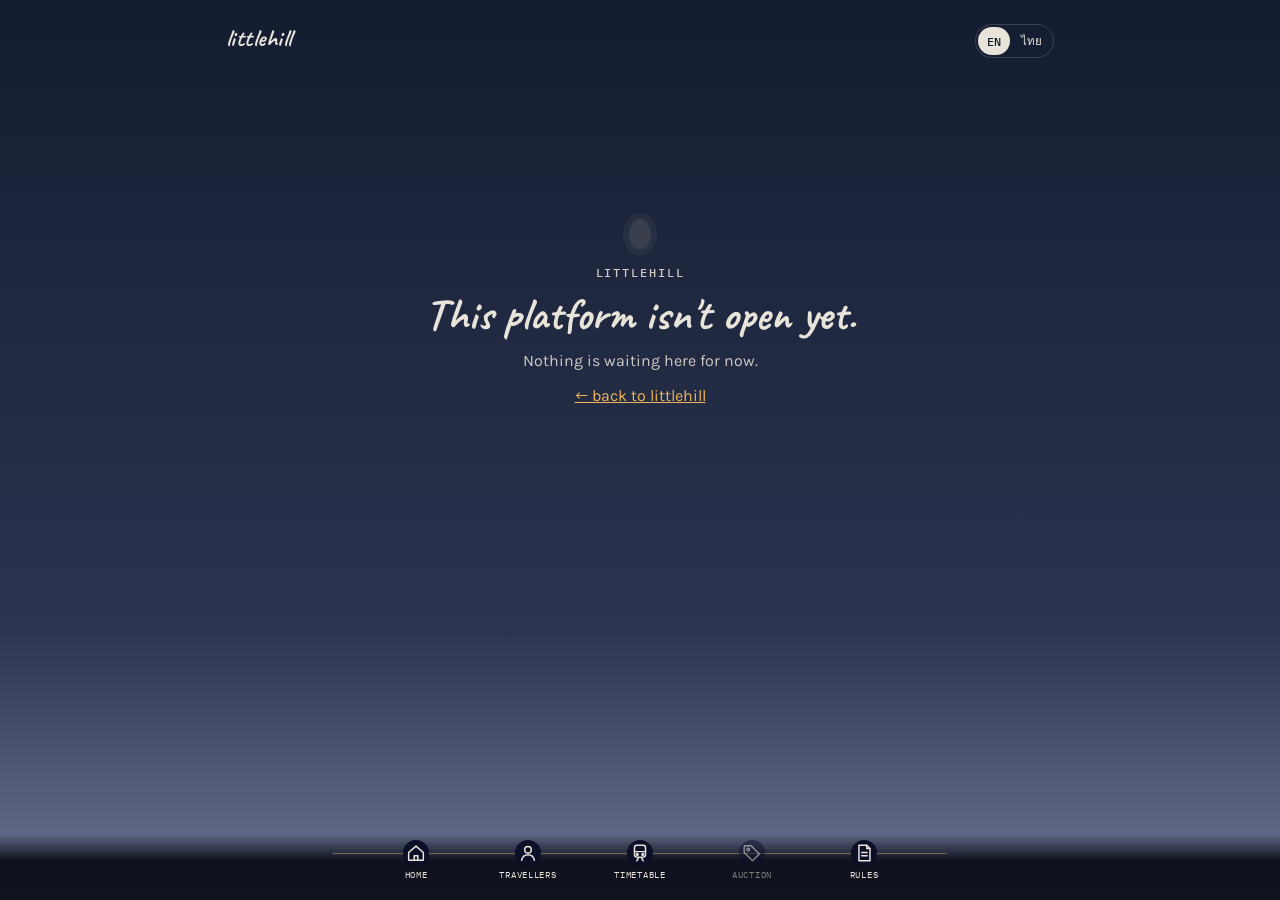
<file: atlas/index.html>
<!doctype html>
<html lang="en">
<head>
<meta charset="utf-8">
<meta name="viewport" content="width=device-width,initial-scale=1,viewport-fit=cover">
<!-- prototype page (24 Oct 2026) · keep noindex until Dell switches it on AND links it -->
<meta name="robots" content="noindex,nofollow">
<title>Station Atlas · littlehill</title>
<meta name="description" content="The stops of littlehill, one episode at a time. The rest is still in the fog.">
<meta property="og:site_name" content="littlehill">
<meta property="og:type" content="website">
<meta property="og:title" content="Station atlas · littlehill">
<meta property="og:description" content="The stops of littlehill, one episode at a time. The rest is still in the fog.">
<meta name="twitter:card" content="summary">
<meta name="twitter:site" content="@little_hill01">
<link rel="icon" href="data:image/svg+xml,%3Csvg xmlns=%27http://www.w3.org/2000/svg%27 viewBox=%270 0 32 32%27%3E%3Crect width=%2732%27 height=%2732%27 rx=%277%27 fill=%27%23141c30%27/%3E%3Crect x=%2712%27 y=%279%27 width=%278%27 height=%2713%27 rx=%272%27 fill=%27%23f2b45a%27/%3E%3Crect x=%2714%27 y=%276%27 width=%274%27 height=%273%27 fill=%27%23e8e4da%27/%3E%3Crect x=%2711%27 y=%2722%27 width=%2710%27 height=%272%27 fill=%27%23e8e4da%27/%3E%3C/svg%3E">
<link rel="preconnect" href="https://fonts.googleapis.com">
<link rel="stylesheet" href="https://fonts.googleapis.com/css2?family=Caveat:wght@500;700&family=Sriracha&family=IBM+Plex+Sans+Thai:wght@400;600&family=Karla:wght@400;600&family=IBM+Plex+Mono:wght@400;500&display=swap">
<link rel="stylesheet" href="../assets/tokens.css">
<link rel="stylesheet" href="../assets/future.css">
<style>
/* atlas: one rail line, one station per episode · out = lantern lit · not out = fog, no name */
.count{font:500 .74rem var(--f-mono);letter-spacing:.1em;color:var(--muted);margin:10px 0 0}
.line{list-style:none;margin:26px 0 0;padding:0;max-width:620px}
.stop{position:relative;padding:0 0 26px 40px;min-height:56px}
.stop::before{content:"";position:absolute;left:12px;top:18px;bottom:-4px;width:2px;background:var(--lantern);opacity:.55}
.stop.fog::before{background:repeating-linear-gradient(180deg,rgba(var(--lh-ink-rgb),.28) 0 5px,transparent 5px 11px);opacity:1}
.stop:last-child::before{display:none}
.dot{position:absolute;left:4px;top:4px;width:18px;height:18px;border-radius:50%;background:var(--lantern);box-shadow:0 0 12px 3px var(--lantern-glow);border:3px solid var(--lh-on-lantern)}
.fog .dot{background:var(--lh-unlit);box-shadow:none;border-color:rgba(var(--lh-ink-rgb),.22)}
.lbl{font:500 .7rem var(--f-mono);letter-spacing:.14em;text-transform:uppercase;color:var(--muted)}
.stop h2{margin:2px 0 0;font:700 1.7rem/1.1 var(--f-hand);color:var(--ink)}
html[lang="th"] .stop h2,html[lang="th"] .fogtx{font-family:"Sriracha","Caveat",cursive;font-weight:400;font-size:1.4rem}
.meta{margin:4px 0 0;font-size:.88rem;color:var(--muted)}
.meta a{color:var(--lantern)}
.trav{display:inline-block;margin-top:8px;font-size:.88rem;color:var(--paper-ink);background:var(--paper);border-radius:999px;padding:4px 12px;text-decoration:none}
.fogtx{display:block;font:700 1.3rem/1.2 var(--f-hand);color:var(--muted)}
.smudge{display:block;margin-top:6px;height:12px;width:min(60%,240px);border-radius:8px;background:linear-gradient(90deg,rgba(var(--lh-ink-rgb),.16),rgba(var(--lh-ink-rgb),.03));filter:blur(2px)}
.fogwrap{position:relative}
.fogwrap::after{content:"";position:absolute;left:-36px;right:0;top:-14px;bottom:-14px;background:radial-gradient(70% 60% at 30% 50%,var(--fog),transparent 70%);pointer-events:none}
@media (prefers-reduced-motion:no-preference){.fogwrap::after{animation:drift 14s ease-in-out infinite alternate}}
@keyframes drift{from{transform:translateX(-6px)}to{transform:translateX(6px)}}
@media (min-width:720px){.stop{padding-left:48px}}
/* P10: small text on the fog / lower sky gets the soft halo (sky and fog unchanged) */
.stop h2{text-shadow:var(--lh-halo)}
.lbl,.meta,.fogtx{text-shadow:var(--lh-halo-strong)}
.line .lbl,.fogtx{color:var(--ink)} /* the episode number is the only fact a fog stop shows: full ink so it reads even low on the screen */
.fogwrap{isolation:isolate}.fogwrap::after{z-index:-1} /* the fog drifts behind the words, not over them */
/* P10 · ก4 rail (mock): one long rail, a small train sits at the stop you are looking at · ←/→ buttons, no swipe, no scroll-jacking
   the list below stays (full overview + screen readers) */
.railbox{margin:22px 0 4px;display:grid;gap:10px}
.rail{position:relative;height:150px;overflow:hidden;border-radius:12px;background:radial-gradient(90% 70% at 50% 100%,rgba(var(--lh-fog-rgb),.18),transparent 70%)}
.rail svg{position:absolute;left:0;top:0;height:150px}
@media (prefers-reduced-motion:no-preference){.rail svg{transition:transform .9s cubic-bezier(.3,.7,.2,1)}.rail .tr{transition:transform .9s cubic-bezier(.3,.7,.2,1)}}
.rail .nm{font:500 11px var(--f-mono);letter-spacing:.12em;fill:var(--lh-ink)}
.rail .sel .nm{fill:var(--lh-lantern)}
.railnav{display:grid;grid-template-columns:44px 1fr 44px;gap:10px;align-items:center}
.railnav button{width:44px;height:44px;border-radius:999px;border:1px solid var(--rule);background:rgba(var(--lh-deep-rgb),.5);color:var(--ink);font-size:1.1rem;cursor:pointer}
.railnav button:disabled{opacity:.35;cursor:default}
.railcard{min-height:64px;background:rgba(var(--lh-deep-rgb),.5);border-radius:10px;padding:10px 12px}
.railcard .lbl{display:block}
.railcard b{display:block;font:700 1.45rem/1.15 var(--f-hand);color:var(--ink);margin-top:2px}
html[lang="th"] .railcard b{font-family:"Sriracha","Caveat",cursive;font-weight:400;font-size:1.25rem}
.railcard .meta{margin:2px 0 0}

</style>
<link rel="stylesheet" href="../assets/site.css">
</head>
<body>
<main class="wrap">
  <div class="top">
    <a class="brand" href="../">littlehill</a>
    <nav class="lh-nav" aria-label="littlehill"><a data-k="traveller" href="../traveller/001/">Traveller No.001</a><a data-k="auction" href="../auction/">Auction</a><a data-k="rules" href="../rules/">Boarding rules</a><a data-k="x" class="lh-x" href="https://x.com/little_hill01" target="_blank" rel="noopener">X</a></nav>
    <span class="langsw" role="group" aria-label="Language"><button type="button" data-set="en" aria-pressed="true">EN</button><button type="button" data-set="th" aria-pressed="false">ไทย</button></span>
  </div>

  <p class="preview-bar" id="previewbar" hidden></p>
  <section class="closed" id="closed" hidden></section>

  <div id="content" hidden>
    <header>
      <span class="kicker" id="kicker">littlehill · station atlas</span>
      <h1 id="title">Station atlas</h1>
      <p class="lede" id="lede"></p>
      <p class="count" id="count"></p>
    </header>
    <section class="railbox" aria-label="Rail">
      <div class="rail" id="rail" aria-hidden="true"></div>
      <div class="railnav"><button type="button" id="rprev" aria-label="Previous stop">←</button><div class="railcard" id="rcard" aria-live="polite"></div><button type="button" id="rnext" aria-label="Next stop">→</button></div>
    </section>
    <ol class="line" id="line"></ol>
    <footer id="foot" style="margin-top:8px"></footer>
  </div>
  <noscript><p class="lede">This page needs JavaScript. <a href="../">littlehill →</a></p></noscript>
</main>

<script type="application/json" id="fb-atlas">{"season":1,"stops":[{"ep":1,"stop":"Stop 01","title":null,"outAt":null,"url":null,"travellers":[]},{"ep":2,"stop":"Stop 02","title":null,"outAt":null,"url":null,"travellers":[]},{"ep":3,"stop":"Stop 03","title":null,"outAt":null,"url":null,"travellers":[]},{"ep":4,"stop":"Stop 04","title":null,"outAt":null,"url":null,"travellers":["001"]},{"ep":5,"stop":"Stop 05","title":null,"outAt":null,"url":null,"travellers":[]},{"ep":6},{"ep":7},{"ep":8},{"ep":9},{"ep":10},{"ep":11},{"ep":12},{"ep":13},{"ep":14},{"ep":15},{"ep":16}]}</script>
<script src="../assets/future.js"></script>
<script>
(function(){
  var TX={
    en:{kicker:'littlehill · station atlas',title:'Station atlas',lede:'Every episode is a stop on the line. A stop comes out of the fog on the day its episode is posted.',
        count:'Season {s} · {n} of {t} stops out of the fog',ep:'Episode',posted:'Posted',watch:'See the episode ↗',fog:'Still in the fog',
        trav:'Traveller No.{no} was first seen here →',foot:'New stops appear when their episode is posted. No dates are promised for the ones still in the fog.',
        demo:'(preview: title not filled in yet)'},
    th:{kicker:'littlehill · แผนที่สถานี',title:'แผนที่สถานี',lede:'ทุกตอนคือสถานีหนึ่งบนราง สถานีจะออกจากหมอกในวันที่ตอนนั้นลงจริง',
        count:'ซีซัน {s} · ออกจากหมอกแล้ว {n} จาก {t} สถานี',ep:'ตอน',posted:'ลงเมื่อ',watch:'ดูตอนนี้ ↗',fog:'ยังอยู่ในหมอก',
        trav:'Traveller No.{no} พบครั้งแรกที่นี่ →',foot:'สถานีใหม่จะโผล่เมื่อตอนนั้นลงจริง · สถานีที่ยังอยู่ในหมอกไม่มีวันที่สัญญาไว้',
        demo:'(ตัวอย่าง: ยังไม่ได้ใส่ชื่อตอน)'}};
  var A=LH.inline('fb-atlas')||{season:1,stops:[]};
  var $=function(id){return document.getElementById(id);};
  /* preview only: ?preview=1&demo=5 pretends episodes 1–5 are out, to check the look */
  var demo=0;try{if(LH.preview)demo=+(new URLSearchParams(location.search).get('demo')||0)||0;}catch(e){}
  function isOut(s){if(demo&&s.ep<=demo)return true;if(!s.outAt)return false;var t=Date.parse(s.outAt);return !isNaN(t)&&Date.now()>=t;}
  function two(n){return n<10?'0'+n:''+n;}
  function safeUrl(u){return typeof u==='string'&&/^https:\/\//i.test(u)?u:'';}

  /* ก4 rail (mock) */
  var sel=-1;
  function drawRail(stops,L){
    var NS='http://www.w3.org/2000/svg',W=110,H=150,n=stops.length,box=$('rail');
    if(sel<0){sel=0;stops.forEach(function(s,i){if(isOut(s))sel=i;});}
    var h='<svg viewBox="0 0 '+(W*n+W)+' '+H+'" width="'+(W*n+W)+'" xmlns="'+NS+'">'+
      '<defs><radialGradient id="rg"><stop offset="0" stop-color="rgba(255,214,150,.9)"/><stop offset=".35" stop-color="rgba(242,180,90,.4)"/><stop offset="1" stop-color="rgba(242,180,90,0)"/></radialGradient>'+
      '<radialGradient id="rf"><stop offset="0" stop-color="rgba(160,176,200,.75)"/><stop offset=".6" stop-color="rgba(143,161,184,.45)"/><stop offset="1" stop-color="rgba(143,161,184,0)"/></radialGradient></defs>'+
      '<rect x="0" y="104" width="'+(W*n+W)+'" height="46" fill="var(--lh-train)"/>'+
      '<line x1="0" y1="112" x2="'+(W*n+W)+'" y2="112" stroke="var(--lh-rail-line)" stroke-width="3"/><line x1="0" y1="122" x2="'+(W*n+W)+'" y2="122" stroke="var(--lh-rail-line)" stroke-width="3"/>';
    stops.forEach(function(s,i){var x=W/2+W*i+W/2,o=isOut(s);
      h+='<g class="'+(i===sel?'sel':'')+'">'+
        '<rect x="'+(x-30)+'" y="96" width="60" height="8" fill="var(--lh-sky-dusk-low)"/>'+
        (o?'<circle cx="'+(x-18)+'" cy="62" r="26" fill="url(#rg)"/>':'')+
        '<rect x="'+(x-20)+'" y="68" width="3" height="28" fill="var(--lh-rail)"/>'+
        '<rect x="'+(x-24)+'" y="56" width="11" height="13" rx="2" fill="'+(o?'var(--lh-lantern)':'var(--lh-unlit)')+'"/>'+
        '<text class="nm" x="'+(x-2)+'" y="88">'+two(s.ep)+'</text>'+
        (o?'':'<ellipse cx="'+x+'" cy="76" rx="52" ry="40" fill="url(#rf)"/>')+'</g>';});
    var tx=W/2+W*sel+W/2;
    h+='<g class="tr" style="transform:translateX('+(tx-44)+'px)"><rect x="0" y="92" width="88" height="22" rx="5" fill="var(--lh-night-low)"/>'+
       '<rect x="8" y="97" width="14" height="8" fill="var(--lh-lantern-soft)"/><rect x="28" y="97" width="14" height="8" fill="var(--lh-lantern-soft)"/><rect x="48" y="97" width="14" height="8" fill="var(--lh-lantern-soft)"/><rect x="66" y="97" width="14" height="8" fill="var(--lh-lantern-soft)"/></g></svg>';
    box.innerHTML=h;var sv=box.firstChild;sv.style.transform='translateX('+(box.clientWidth/2-tx)+'px)';
    var s=stops[sel],o=isOut(s),c=$('rcard'),E=LH.esc;
    c.innerHTML='<span class="lbl">'+L.ep+' '+two(s.ep)+(o&&s.stop?' · '+E(s.stop):'')+'</span>'+(o?(LH.loc(s.title)?'<b>'+E(LH.loc(s.title))+'</b>':'')+(s.outAt?'<p class="meta">'+L.posted+' '+E(LH.fmtDate(s.outAt))+'</p>':''):'<b>'+L.fog+'</b>');
    $('rprev').disabled=sel<=0;$('rnext').disabled=sel>=n-1;
    var th=LH.lang==='th';$('rprev').setAttribute('aria-label',th?'สถานีก่อนหน้า':'Previous stop');$('rnext').setAttribute('aria-label',th?'สถานีถัดไป':'Next stop');box.parentNode.setAttribute('aria-label',th?'ราง':'Rail');
  }
  $('rprev').addEventListener('click',function(){if(sel>0){sel--;LH.redraw();}});
  $('rnext').addEventListener('click',function(){sel++;LH.redraw();});
  addEventListener('resize',function(){LH.redraw();});
  function render(){
    var L=TX[LH.lang],E=LH.esc,stops=(A.stops||[]).slice().sort(function(a,b){return a.ep-b.ep;}),out=0;
    $('kicker').textContent=L.kicker;$('title').textContent=L.title;$('lede').textContent=L.lede;$('foot').textContent=L.foot;
    $('line').innerHTML=stops.map(function(s){
      if(!isOut(s))return '<li class="stop fog"><span class="dot" aria-hidden="true"></span><div class="fogwrap"><span class="lbl">'+L.ep+' '+two(s.ep)+'</span><span class="fogtx">'+L.fog+'</span><span class="smudge" aria-hidden="true"></span></div></li>';
      out++;
      var title=LH.loc(s.title),url=safeUrl(s.url),date=s.outAt?LH.fmtDate(s.outAt):'';
      var tr=(s.travellers||[]).map(function(no){no=String(no).replace(/\D/g,'');if(!no)return'';
        return '<a class="trav" href="../traveller/'+E(no)+'/">'+E(L.trav.replace('{no}',no))+'</a>';}).join(' ');
      return '<li class="stop"><span class="dot" aria-hidden="true"></span><span class="lbl">'+L.ep+' '+two(s.ep)+(s.stop?' · '+E(s.stop):'')+'</span>'+
        (title?'<h2>'+E(title)+'</h2>':(demo?'<p class="meta">'+L.demo+'</p>':''))+
        ((date||url)?'<p class="meta">'+(date?L.posted+' '+E(date):'')+(date&&url?' · ':'')+(url?'<a href="'+E(url)+'" target="_blank" rel="noopener">'+L.watch+'</a>':'')+'</p>':'')+tr+'</li>';
    }).join('');
    $('count').textContent=L.count.replace('{s}',A.season||1).replace('{n}',out).replace('{t}',stops.length);
    sel=Math.min(sel,stops.length-1);drawRail(stops,L);
  }
  LH.start({key:'atlas',root:'../',render:render}).then(function(show){
    if(!show)return;
    LH.get('atlas.json').then(function(j){A=j;LH.redraw();},function(){});
  });
})();
</script>
<script src="../assets/nav.js" data-root="../" data-page="atlas" defer></script>
<!-- Cloudflare Web Analytics --><script type='module' src='https://static.cloudflareinsights.com/beacon.min.js' data-cf-beacon='{"token": "a5e8331a247b4f51a929a584b0bb5838"}'></script><!-- End Cloudflare Web Analytics -->
</body>
</html>
</file>
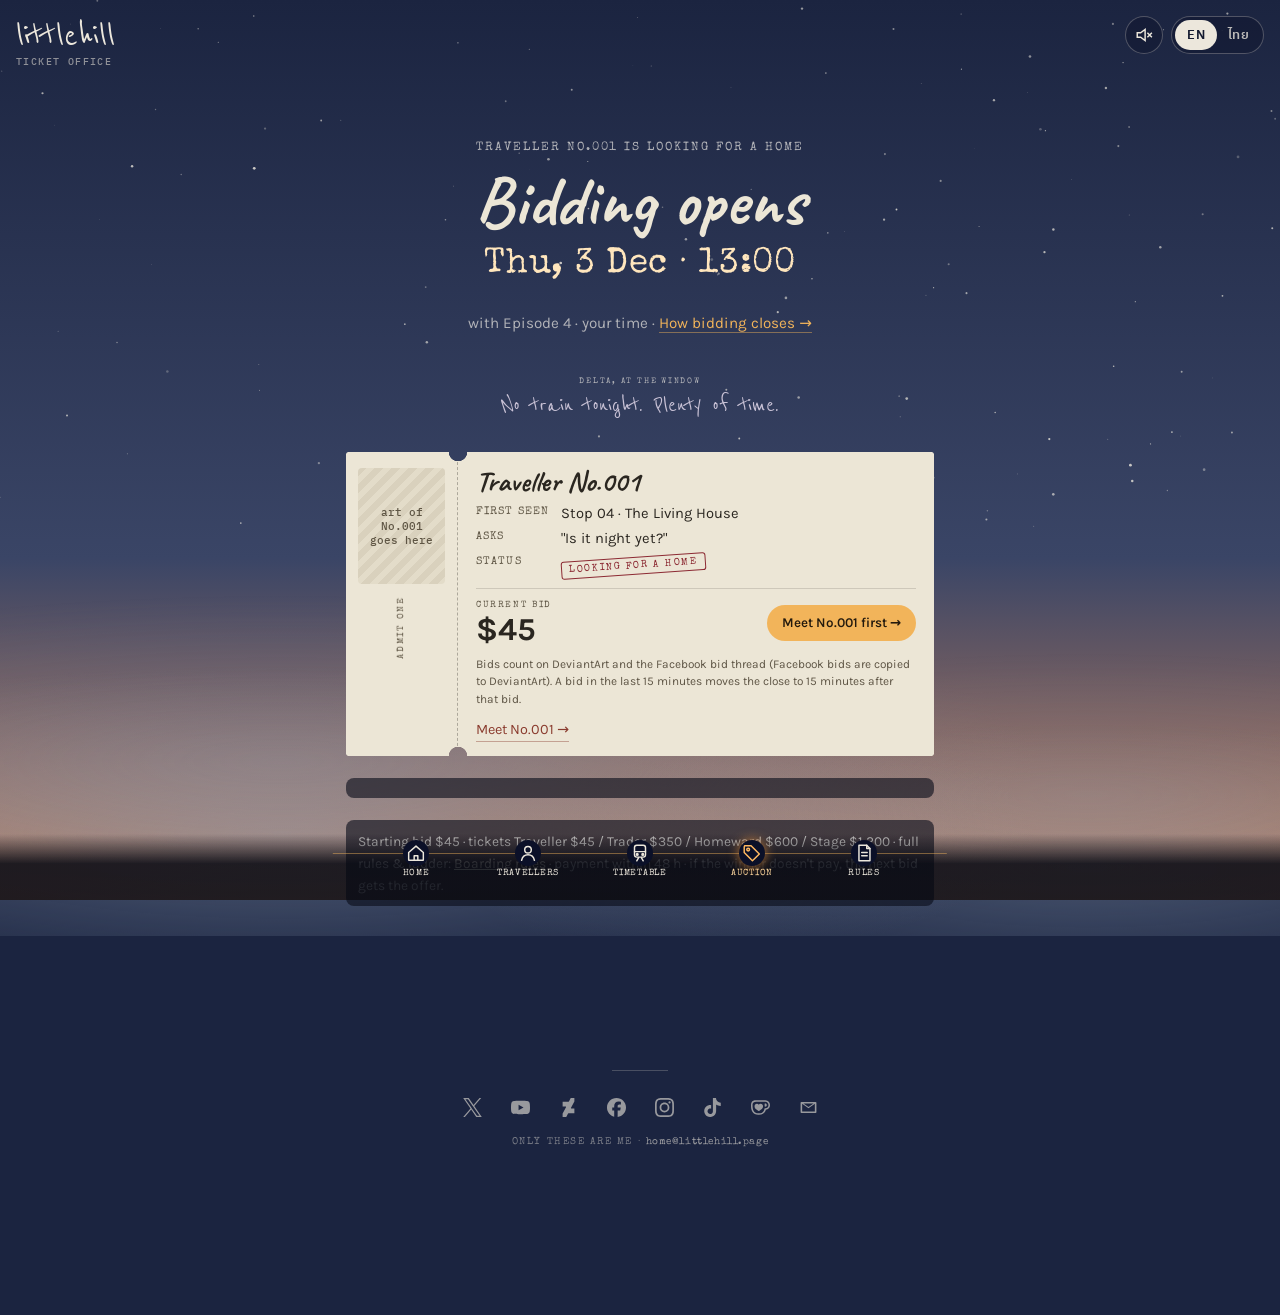
<file: auction/index.html>
<!doctype html>
<html lang="en" data-veil-wait>
<head><script src="../assets/veil.js"></script><script src="../assets/sound.js"></script>
<meta charset="utf-8"><meta name="color-scheme" content="dark"><style>html{background:#0b1028}</style>
<meta name="viewport" content="width=device-width,initial-scale=1,viewport-fit=cover">
<meta name="robots" content="noindex,nofollow">
<title>Traveller No.001 Auction</title>
<meta name="description" content="Bid for Traveller No.001 on DeviantArt. Live countdown in your own time zone.">
<meta property="og:site_name" content="littlehill">
<meta property="og:type" content="website">
<meta property="og:title" content="Traveller No.001 · auction">
<meta property="og:description" content="Bid for Traveller No.001 on DeviantArt. Live countdown in your own time zone.">
<meta name="twitter:card" content="summary_large_image">
<meta property="og:url" content="https://littlehill.page/auction/"><meta property="og:image" content="https://littlehill.page/assets/og/og-auction.jpg"><meta property="og:image:width" content="1200"><meta property="og:image:height" content="630"><meta property="og:image:alt" content="Traveller No.001 is looking for a home. Starting bid $45.">
<meta name="twitter:site" content="@little_hill01">
<link rel="icon" href="data:image/svg+xml,%3Csvg xmlns=%27http://www.w3.org/2000/svg%27 viewBox=%270 0 32 32%27%3E%3Crect width=%2732%27 height=%2732%27 rx=%277%27 fill=%27%23141c30%27/%3E%3Crect x=%2712%27 y=%279%27 width=%278%27 height=%2713%27 rx=%272%27 fill=%27%23f2b45a%27/%3E%3Crect x=%2714%27 y=%276%27 width=%274%27 height=%273%27 fill=%27%23e8e4da%27/%3E%3Crect x=%2711%27 y=%2722%27 width=%2710%27 height=%272%27 fill=%27%23e8e4da%27/%3E%3C/svg%3E">
<link rel="preconnect" href="https://fonts.googleapis.com">
<link rel="stylesheet" href="https://fonts.googleapis.com/css2?family=Caveat:wght@500;700&family=Sriracha&family=IBM+Plex+Sans+Thai:wght@400;600&family=Karla:wght@400;600&family=IBM+Plex+Mono:wght@400;500&display=swap">
<link rel="stylesheet" href="https://fonts.googleapis.com/css2?family=Reenie+Beanie&family=Special+Elite&display=swap">
<link rel="stylesheet" href="../assets/tokens.css">
<style>
/* layout: one night sky that fills the screen; the countdown, Delta's line and the bid sit on the fog; the registry card below. Single committed night look (the page is the hill at night), so no light theme. */
:root{
  color-scheme:dark;
  --sky-top:var(--lh-night); --sky-low:var(--lh-night-low); --horizon:var(--lh-sky-dusk-hz);
  --ink:var(--lh-ink); --muted:var(--lh-muted-cream); --fog:var(--lh-fog); --lantern:var(--lh-lantern); --lantern-glow:rgba(var(--lh-lantern-rgb),.35);
  --paper:var(--lh-paper); --paper-ink:var(--lh-paper-ink); --rule:rgba(var(--lh-ink-rgb),.18); --alert:var(--lh-lantern-soft);
  --f-hand:"Caveat","Comic Sans MS",cursive;
  --f-body:"Karla",system-ui,sans-serif;
  --f-mono:"IBM Plex Mono",ui-monospace,Consolas,monospace;
}
*{box-sizing:border-box}
html,body{min-height:100%}
body{margin:0;background:var(--sky-top);color:var(--ink);font:16px/1.55 var(--f-body)}
.sky{position:fixed;inset:0;background:linear-gradient(180deg,var(--sky-top) 0%,var(--sky-low) 62%,var(--horizon) 100%);transition:background 1.2s ease;z-index:0}
.stars{position:fixed;inset:0;z-index:0;pointer-events:none}
.fog{position:fixed;left:-20%;right:-20%;height:38vh;bottom:-4vh;z-index:1;pointer-events:none;
  background:radial-gradient(60% 70% at 30% 70%,rgba(var(--lh-fog-rgb),.45),transparent 70%),radial-gradient(50% 60% at 75% 80%,rgba(var(--lh-fog-rgb),.38),transparent 70%)}
.fog.b{bottom:4vh;opacity:.55}
@media (prefers-reduced-motion:no-preference){
  .fog{animation:drift 70s linear infinite alternate}
  .fog.b{animation-duration:95s;animation-direction:alternate-reverse}
  .drift{display:inline-block;animation:float 9s ease-in-out infinite}
  .drift:nth-child(2n){animation-delay:-3s}
}
@keyframes drift{from{transform:translateX(-4%)}to{transform:translateX(4%)}}
@keyframes float{0%,100%{transform:translateY(0) rotate(0)}50%{transform:translateY(-3px) rotate(-.6deg)}}
.lanterns{display:flex;justify-content:center;gap:clamp(10px,4vw,26px);margin:6px 0 2px;pointer-events:none}
.lan{width:14px;height:18px;border-radius:50% 50% 45% 45%;background:var(--lh-unlit);box-shadow:none;transition:background .6s,box-shadow .6s}
.lan.on{background:var(--lantern);box-shadow:0 0 18px 6px var(--lantern-glow)}

.wrap{position:relative;z-index:2;max-width:760px;margin:0 auto;padding-left:max(16px,env(safe-area-inset-left,0px));padding-right:max(16px,env(safe-area-inset-right,0px));padding-block:28px 64px;display:grid;gap:22px}
.top{display:flex;justify-content:space-between;align-items:baseline;gap:12px;flex-wrap:wrap}
.brand{font:700 1.5rem/1 var(--f-hand);letter-spacing:.02em}
.shift{font:500 .74rem var(--f-mono);letter-spacing:.14em;text-transform:uppercase;color:var(--muted)}
.hero{display:grid;gap:10px;text-align:center;padding-top:4vh}
.eyebrow{font:500 .78rem var(--f-mono);letter-spacing:.16em;text-transform:uppercase;color:var(--muted);text-wrap:balance}
.count{font:500 clamp(2.6rem,10vw,4.6rem)/1 var(--f-mono);font-variant-numeric:tabular-nums;letter-spacing:.02em}
.count small{font-size:.38em;color:var(--muted);margin-inline:.15em .5em}
.count.quiet{font:700 clamp(2rem,7.5vw,3.2rem)/1.15 var(--f-hand);letter-spacing:0;color:var(--paper);text-wrap:balance}
html[lang="th"] .count.quiet{font-family:"Sriracha","Caveat",cursive;font-weight:400;font-size:clamp(1.6rem,6vw,2.5rem)}
.local{color:var(--muted);font-size:.95rem}
.local b{color:var(--ink);font-weight:600}
.delta{font:500 clamp(1.6rem,5.4vw,2.3rem)/1.2 var(--f-hand);color:var(--paper);margin:8px 0 0;text-wrap:balance}
.delta::before{content:"— ";opacity:.5}
.banner{justify-self:center;background:rgba(var(--lh-lantern-soft-rgb),.12);border:1px solid var(--alert);color:var(--alert);border-radius:999px;padding:4px 14px;font-size:.9rem}
.bidrow{display:flex;justify-content:center;align-items:center;gap:14px;flex-wrap:wrap;margin-top:6px}
.bid{font:500 1.6rem var(--f-mono);font-variant-numeric:tabular-nums}
.bid span{display:block;font:500 .7rem var(--f-mono);letter-spacing:.14em;text-transform:uppercase;color:var(--muted)}
.btn{display:inline-flex;align-items:center;gap:8px;background:var(--lantern);color:var(--lh-on-lantern);font-weight:600;text-decoration:none;border-radius:999px;padding:11px 20px;border:0}
.btn:focus-visible,button:focus-visible,input:focus-visible{outline:2px solid var(--paper);outline-offset:3px}
.note{color:var(--muted);font-size:.86rem;text-align:center;margin:0}


.card{background:var(--paper);color:var(--paper-ink);border-radius:6px;padding:16px 18px;display:grid;grid-template-columns:96px 1fr;gap:16px;box-shadow:0 10px 30px rgba(var(--lh-shadow-rgb),.35);transform-style:preserve-3d;transition:transform .8s ease}
.card.flip{transform:rotateX(360deg)}
.instant .lan,.card.settled{transition:none!important}
@media (prefers-reduced-motion:reduce){.card,.lan{transition:none!important}}
.sr{position:absolute;width:1px;height:1px;overflow:hidden;clip:rect(0 0 0 0);white-space:nowrap}
.nojs{background:rgba(var(--lh-lantern-rgb),.12);border:1px solid rgba(var(--lh-lantern-rgb),.45);border-radius:10px;padding:10px 12px;margin:10px 0;font-size:.95rem}
.portrait{aspect-ratio:3/4;max-width:100%;border-radius:4px;background:repeating-linear-gradient(135deg,var(--lh-paper-hatch-a) 0 6px,var(--lh-paper-hatch-b) 6px 12px);display:grid;place-items:center;font:500 .7rem var(--f-mono);color:var(--lh-paper-muted-strong);text-align:center;padding:6px}
.card h2{margin:0;font:700 1.6rem/1.1 var(--f-hand)}
.card dl{margin:6px 0 0;display:grid;grid-template-columns:auto 1fr;gap:2px 12px;font-size:.92rem}
.card dt{font:500 .7rem var(--f-mono);letter-spacing:.1em;text-transform:uppercase;color:var(--lh-paper-muted-strong);padding-top:3px}
.card dd{margin:0;min-width:0}
.stamp{font:700 1.15rem var(--f-hand);color:var(--lh-stamp-stop)}
.stamp.home{color:var(--lh-stamp-home)}

.log{list-style:none;margin:0;padding:0;display:grid;gap:4px;font-size:.9rem;color:var(--muted)}
.log li{display:flex;gap:10px}
.log time{font-family:var(--f-mono);font-variant-numeric:tabular-nums;color:var(--ink);min-width:8.5em;flex:none}
.rules{color:var(--muted);font-size:.86rem;line-height:1.6;background:rgba(var(--lh-deep-rgb),.5);border-radius:8px;padding:10px 12px;margin:0}
.logbox{background:rgba(var(--lh-deep-rgb),.5);border-radius:8px;padding:10px 12px}
.rules a{color:var(--paper)}
.upd{font:400 .78rem var(--f-mono);color:var(--muted);text-align:center}
/* found a home = "first light" (24 Oct · Dell): original sky kept. Order: headline → lanterns → Closed → Delta → price + button → card.
   the rules line moves into the bottom box; secondary text is a muted cream tuned to just pass 4.5:1; 'updated' is dark on the dawn */
html.lh-sold .upd{color:var(--lh-night)}
html.lh-sold .rules .rnote{display:block;margin-top:6px}
/* every state (24 Oct): price → room + one thin rule → card (button → card longer than Delta → price) */
/* secondary text = muted cream, just bright enough (>= 4.5:1) on each sky; nothing covers the sky. Before the sale, "updated" lives in the bottom box */
html[data-sky="dusk"] .note,html[data-sky="dawn"] .note{color:var(--lh-cream-2)}
html[data-sky="dusk"] .rules,html[data-sky="dawn"] .rules,html[data-sky="closed"] .rules{color:var(--lh-cream-1)}
html[data-sky="dusk"] .log,html[data-sky="dawn"] .log,html[data-sky="closed"] .log{color:var(--lh-cream-1)}
.rules .rupd{display:block;margin-top:6px;font:400 .78rem var(--f-mono)}
.hero::after{content:"";display:block;height:1px;background:var(--rule);margin:18px 0 6px}
html.lh-sold #shift{color:var(--lh-muted-cream)}
html.lh-sold #eyebrow{color:var(--lh-cream-2)}
html.lh-sold #local{color:var(--lh-cream-3)}
html.lh-sold #local b{color:var(--lh-cream-4)}
html.lh-sold .rules{color:var(--lh-paper)}
html.lh-sold .rules .rnote{color:var(--lh-cream-2)}
html.lh-sold .log{color:var(--lh-paper)}
html.lh-sold .bid > span{color:#fffaf2;text-shadow:0 0 2px rgba(var(--lh-deep-rgb),.6),0 0 8px rgba(var(--lh-deep-rgb),.5)}
html.lh-sold .thb{color:#fff;font-weight:600;text-shadow:0 0 2px rgba(var(--lh-deep-rgb),.6),0 0 8px rgba(var(--lh-deep-rgb),.5)}
.langsw{display:flex;gap:2px;border:1px solid var(--rule);border-radius:999px;padding:2px}
.langsw button{font:500 .72rem var(--f-mono);background:transparent;color:var(--ink);border:0;border-radius:999px;padding:3px 9px;cursor:pointer}
.langsw button[aria-pressed="true"]{background:var(--ink);color:var(--lh-night)}
html[lang="th"] body{font-family:"Karla","IBM Plex Sans Thai",system-ui,sans-serif}
html[lang="th"] .delta,html[lang="th"] .card h2,html[lang="th"] .stamp{font-family:"Sriracha","Caveat",cursive;font-weight:400}
.thb{font:.8rem var(--f-mono);color:var(--muted);margin-left:6px}

.demo{border:1px dashed var(--alert);border-radius:10px;padding:12px 14px;display:grid;gap:10px;background:rgba(var(--lh-night-rgb),.7)}
.demo b{color:var(--alert);font-weight:600}
.demo .row{display:flex;flex-wrap:wrap;gap:8px;align-items:center}
.demo input[type=range]{flex:1;min-width:200px;accent-color:var(--lantern)}
.demo button{font:inherit;font-size:.86rem;background:transparent;color:var(--ink);border:1px solid var(--rule);border-radius:999px;padding:5px 12px;cursor:pointer}
.demo output{font-family:var(--f-mono);font-size:.86rem;color:var(--muted)}
@media (max-width:520px){.card{grid-template-columns:72px 1fr}}

/* ===== H3 thin layer (27 Oct): same family as the homepage · one cream ticket · bottom rail menu · the old sky kept ===== */
:root{--f-hand:"Reenie Beanie","Caveat",cursive;--f-type:"Special Elite",var(--f-mono);--glow:#ffd38a}
.wrap{padding-block:22px 120px;max-width:620px}
.top{align-items:flex-start}
.brandwrap{display:flex;flex-direction:column}
html body a.brand{font:400 clamp(2.3rem,6vw,3rem)/1 var(--f-hand);letter-spacing:0}
.brandcap{font:400 .56rem var(--f-type);letter-spacing:.22em;text-transform:uppercase;color:var(--muted);margin-top:4px}
html[lang="th"] .brandcap{font-family:"IBM Plex Sans Thai",var(--f-type);letter-spacing:.1em}
.shift,.eyebrow{font-family:var(--f-type);font-weight:400}
.hero{padding-top:3vh;gap:12px}
.hero::after{display:none}
.count{font-family:var(--f-type);font-weight:400;font-size:clamp(2.6rem,10vw,4.4rem)}
.count.quiet{font:400 clamp(2.8rem,9vw,4.4rem)/1 var(--f-hand)}
.lanterns{margin:8px 0 4px}
.lan{position:relative;width:12px;height:16px;border-radius:3px;background:transparent;border:1.5px solid rgba(var(--lh-ink-rgb),.3)}
.lan::before{content:"";position:absolute;left:50%;top:-6px;width:6px;height:4px;margin-left:-3px;border:1.2px solid rgba(var(--lh-ink-rgb),.4);border-bottom:0;border-radius:3px 3px 0 0}
.lan.on{background:var(--glow);border-color:var(--glow);box-shadow:0 0 16px 5px var(--lantern-glow)}
.delta{font:400 clamp(1.8rem,6.4vw,2.5rem)/1.05 var(--f-hand);color:#ffd9a0;margin-top:10px}
.delta::before{content:"Delta, at the window";display:block;font:400 .5rem var(--f-type);letter-spacing:.22em;text-transform:uppercase;color:var(--muted);opacity:1;margin-bottom:6px}
html[lang="th"] .delta::before{content:"Delta · ริมหน้าต่าง";font-family:"IBM Plex Sans Thai",var(--f-type);letter-spacing:.08em}
/* the ticket */
html body .card.ticket{grid-template-columns:112px 1fr;gap:0;padding:0;border-radius:2px;margin-top:10px;box-shadow:0 22px 50px rgba(var(--lh-shadow-rgb),.55);
 -webkit-mask:radial-gradient(circle at 112px 0,transparent 9px,#000 9.5px) top/100% 51% no-repeat,radial-gradient(circle at 112px 100%,transparent 9px,#000 9.5px) bottom/100% 51% no-repeat;
 mask:radial-gradient(circle at 112px 0,transparent 9px,#000 9.5px) top/100% 51% no-repeat,radial-gradient(circle at 112px 100%,transparent 9px,#000 9.5px) bottom/100% 51% no-repeat}
.stub{border-right:1.5px dashed rgba(42,38,32,.32);padding:16px 12px;display:flex;flex-direction:column;align-items:center;gap:12px}
.stub .portrait{width:100%}
.admit{font:400 .55rem var(--f-type);letter-spacing:.2em;color:var(--lh-paper-muted-strong);writing-mode:vertical-rl;transform:rotate(180deg)}
.tbody{position:relative;padding:16px 18px 14px;min-width:0}
.card h2{font:400 2.1rem/1 var(--f-hand)}
.card dt{font-family:var(--f-type);font-weight:400}
.card dd .stamp{display:inline-block;font:400 .62rem var(--f-type);letter-spacing:.16em;text-transform:uppercase;border:1.5px solid currentColor;border-radius:3px;padding:3px 7px;transform:rotate(-4deg);margin-top:2px}
html[lang="th"] .card dd .stamp{font:400 .8rem "Sriracha",cursive;letter-spacing:0}
.tprice{border-top:1px solid rgba(42,38,32,.15);margin-top:12px;padding-top:12px}
.ticket .bidrow{justify-content:space-between;margin:0}
html body .ticket .bid{font:600 2rem/1 var(--f-body);color:var(--paper-ink)}
html body .ticket .bid>span{font:400 .56rem var(--f-type);letter-spacing:.18em;color:var(--lh-paper-muted-strong);text-shadow:none;margin-bottom:4px}
html body .ticket .thb{color:var(--lh-paper-muted-strong);text-shadow:none;font-weight:400}
html body .ticket .note{color:#5d5444;text-align:left;font-size:.74rem;line-height:1.5;margin-top:10px}
.ticket .lh-ctx{display:inline-block;margin-top:10px}
html body .ticket .btn{padding:10px 15px;font-size:.84rem;line-height:1.2}
@media (max-width:520px){html body .card.ticket{grid-template-columns:84px 1fr;
 -webkit-mask:radial-gradient(circle at 84px 0,transparent 9px,#000 9.5px) top/100% 51% no-repeat,radial-gradient(circle at 84px 100%,transparent 9px,#000 9.5px) bottom/100% 51% no-repeat;
 mask:radial-gradient(circle at 84px 0,transparent 9px,#000 9.5px) top/100% 51% no-repeat,radial-gradient(circle at 84px 100%,transparent 9px,#000 9.5px) bottom/100% 51% no-repeat}
 .stub{padding:14px 9px}.tbody{padding:14px 14px 12px}.ticket .bidrow{gap:10px}}
/* log + rules: a dark slip under the text so it reads on every sky (first light included) */
.logbox,.rules{background:rgba(var(--lh-deep-rgb),.62);font-family:var(--f-body)}
.log time{font-family:var(--f-type)}
/* bottom rail menu (same as the homepage) · labels still come from nav.js */
html body .top .lh-nav,html body .lh-nav{position:fixed;left:0;right:0;bottom:0;z-index:5;margin:0;height:calc(66px + env(safe-area-inset-bottom));display:flex;justify-content:center;align-items:flex-start;gap:clamp(14px,6vw,60px);padding:15px 0 0;background:linear-gradient(transparent,rgba(5,8,18,.85) 45%);flex-wrap:nowrap;border:0;width:auto}
html body .lh-nav::before{content:"";position:absolute;left:50%;top:18.5px;width:min(84vw,560px);height:1.2px;transform:translateX(-50%);background:rgba(var(--lh-lantern-rgb),.45)}
html body .lh-nav a{position:relative;display:flex;flex-direction:column;align-items:center;gap:9px;font:400 .62rem var(--f-type);letter-spacing:.16em;text-transform:uppercase;color:var(--ink);text-decoration:none;padding:0 2px;border:0;background:none;white-space:nowrap}
html body .lh-nav a::before{content:"";width:7px;height:7px;border-radius:50%;background:var(--ink)}
html body .lh-nav a[aria-current="page"]{color:#ffd9a0}
html body .lh-nav a[aria-current="page"]::before{background:var(--glow);box-shadow:0 0 0 4px rgba(245,154,62,.25),0 0 18px 6px rgba(245,154,62,.45)}
html body .lh-nav a[hidden]{display:none}
html[lang="th"] body .lh-nav a{font-family:"IBM Plex Sans Thai",var(--f-type);letter-spacing:.06em;font-size:.72rem}
</style>
<link rel="stylesheet" href="../assets/site.css">
<link rel="stylesheet" href="https://fonts.googleapis.com/css2?family=Caveat:wght@700&display=swap">
<style id="r7-auction">
/* LAND r7 · auction before bidding: one headline (status + date) · lanterns only once bidding is open · Delta's line small and quiet (gold stays for one light) */
html[data-q="soon"] #lanterns{display:none}
.count .when{display:block;margin-top:10px;font:400 clamp(1.5rem,6.4vw,2.2rem)/1.1 "Special Elite","IBM Plex Mono",monospace;color:#ffe6bd;letter-spacing:.02em}
html[lang="th"] .count .when{font-family:"Special Elite","IBM Plex Sans Thai",monospace;font-size:clamp(1.3rem,5.6vw,1.9rem)}
.local a.how{color:var(--lh-lantern,#f2b45a);text-decoration:none;border-bottom:1px solid rgba(242,180,90,.45);white-space:nowrap}
html body .delta{font:400 clamp(1.25rem,4.6vw,1.6rem)/1.15 "Reenie Beanie","Sriracha",cursive!important;color:#c9c2d6!important;margin-top:14px!important}
html[lang="th"] body .delta{font:400 clamp(1rem,3.8vw,1.2rem)/1.3 "Sriracha",cursive!important}
html[lang="th"] .count.quiet{font-size:clamp(1.9rem,7vw,2.6rem)!important}
</style>
<style id="ink-rule">.card h2{font:700 1.8rem/1 "Caveat","Sriracha",cursive!important}.count.quiet{font-family:"Caveat","Sriracha",cursive!important;font-weight:700!important}</style>
<link rel="stylesheet" href="../assets/head.css">
</head>
<body>


<div class="sky" id="sky" aria-hidden="true"></div>
<canvas class="stars" id="stars" aria-hidden="true"></canvas>
<div class="fog" aria-hidden="true"></div><div class="fog b" aria-hidden="true"></div>

<main class="wrap">
  <div class="top lh-head">
    <span class="brandwrap lh-logo"><a class="brand" href="../">littlehill</a><span class="brandcap" aria-hidden="true">Ticket office</span></span>
    <nav class="lh-nav" aria-label="littlehill"><a data-k="traveller" href="../traveller/001/">Traveller No.001</a><a data-k="auction" href="../auction/">Auction</a><a data-k="rules" href="../rules/">Boarding rules</a><a data-k="x" class="lh-x" href="https://x.com/little_hill01" target="_blank" rel="noopener">X</a></nav>
    <span style="display:flex;gap:10px;align-items:center"><span class="shift" id="shift">dusk shift</span>
    <span class="lh-tr"><button type="button" class="lh-snd" aria-label="Sound" aria-pressed="false"></button><span class="langsw lh-lang" role="group" aria-label="Language"><button type="button" data-set="en" aria-pressed="true">EN</button><button type="button" data-set="th" aria-pressed="false">ไทย</button></span></span></span>
  </div><script>/* r12b: logo + buttons hang from the page corners (same spot as the home page, phone and desktop) */(function(){var b=document.body;[].forEach.call(document.querySelectorAll(".lh-head .lh-logo,.lh-head .lh-tr"),function(e){b.appendChild(e);e.classList.add("lh-top");});})();</script>

  <section class="hero">
    <span class="eyebrow" id="eyebrow"><span class="drift">Traveller</span> <span class="drift">No.001</span> <span class="drift">is</span> <span class="drift">looking</span> <span class="drift">for</span> <span class="drift">a</span> <span class="drift">home</span></span>
    <div class="count" id="count">--</div>
    <div class="lanterns" id="lanterns" aria-hidden="true"></div>
    <p class="local" id="local">Closes —</p>
    <p class="delta" id="delta">No train tonight. Plenty of time.</p>
    <ol class="lh-steps" id="steps" hidden><li class="done">Bidding closed</li><li class="now" aria-current="step">Waiting for the train home</li><li>Found a home</li></ol>
    <p class="lh-stepnote" id="stepnote" hidden>This page changes by itself when No.001 finds a home.</p>
    <div class="banner" id="banner" hidden></div>
    <noscript><p class="nojs">The live countdown needs JavaScript. The closing time and every bid are always on the <a href="https://www.deviantart.com/mkioldell">DeviantArt post</a>.</p></noscript>
    <p class="sr" id="announce" aria-live="polite"></p>
  </section>


  <article class="card ticket" id="card" aria-label="Traveller registry card">
    <div class="stub"><div class="portrait">art of No.001 goes here</div><span class="admit" aria-hidden="true">ADMIT ONE</span></div>
    <div class="tbody">
      <h2 id="cname">Traveller No.001</h2>
      <dl>
        <dt id="l-seen">First seen</dt><dd id="c-seen">Stop 04 · The Living House</dd>
        <dt id="l-asks">Asks</dt><dd id="c-asks">"Is it night yet?"</dd>
        <dt id="l-status">Status</dt><dd><span class="stamp" id="stamp">Looking for a home</span></dd>
      </dl>
      <div class="tprice">
        <div class="bidrow">
              <div class="bid"><span>current bid</span><b id="bid">$45</b></div>
              <a class="btn" id="dalink" href="https://www.deviantart.com/mkioldell" target="_blank" rel="noopener">Bid on DeviantArt →</a>
        </div>
        <p class="note" id="note">Bids count on DeviantArt and the Facebook bid thread (Facebook bids are copied to DeviantArt). A bid in the last 15 minutes moves the close to 15 minutes after that bid.</p>
      </div>
      <a class="lh-ctx" data-lh-ctx="meet" href="../traveller/001/">Meet No.001 →</a>
    </div>
  </article>

  <section class="logbox">
    <ul class="log" id="log" aria-label="What happened tonight"></ul>
  </section>

  <p class="rules" id="rules">Starting bid $45 · tickets Traveller $45 / Trader $350 / Homeward $600 / Stage $1,200 · full rules &amp; ladder: <a href="../rules/" target="_blank" rel="noopener">Boarding rules</a> · payment within 48 h · if the winner doesn't pay, the next bid gets the offer.</p>
  <p class="upd" id="upd">updated —</p>
</main>

<script src="../assets/live.js"></script>
<script>
(function(){
  /* What the real page would load from state.json (Dell edits this file from his phone). */
  var STATE={status:"open",closeAt:null,currency:"$",currentBid:45,extensions:[],soldAt:null,winner:null,updatedAt:null,
    daUrl:"https://www.deviantart.com/mkioldell"};
  /* DEMO=true in this prototype. Real page: DEMO=false → loads state.json every 60 s (see loadState). */
  var DEMO=false, demoRemaining=259200, now0=Date.now(), openedAt=null, lastLoadOk=true;
  var SEEN_KEY="lh-T001-found-home-seen";
  function seen(){try{return localStorage.getItem(SEEN_KEY)==="1";}catch(e){return false;}}
  function markSeen(){try{localStorage.setItem(SEEN_KEY,"1");}catch(e){}}
  function forget(){try{localStorage.removeItem(SEEN_KEY);}catch(e){}}
  var lastAnn="";function announce(t){if(t===lastAnn)return;lastAnn=t;var a=document.getElementById("announce");if(a)a.textContent=t;}
  var _pb=null,_ps=null;function apply(j){var _s=(j.auction||j);if(_pb!==null&&_s.currentBid!=null&&+_s.currentBid>+_pb&&window.lhSound)lhSound.play("bell");if(_ps&&_ps!=="closed"&&_s.status==="closed"&&window.lhSound)lhSound.play("closebell");if(_s.currentBid!=null)_pb=_s.currentBid;if(_s.status)_ps=_s.status;if(window.lhLive&&lhLive.personalize)NO=lhLive.personalize(j);loaded=true;var src=j.auction||j;for(var k in src)STATE[k]=src[k];if(src.openedAt)openedAt=src.openedAt;lastLoadOk=true;render();}
  function loadState(){
    if(DEMO)return;
    (window.lhLive?lhLive.get("../state.json?t="+Date.now()):fetch("../state.json?t="+Date.now(),{cache:"no-store"}).then(function(r){if(!r.ok)throw 0;return r.json();}))
      .then(apply)
      .catch(function(){lastLoadOk=false;render();});
  }
  STATE.closeAt=new Date(now0+demoRemaining*1000).toISOString(); STATE.updatedAt=new Date(now0).toISOString(); openedAt=new Date(now0).toISOString();

  var LANG="en";try{LANG=localStorage.getItem("lh-lang")||"";}catch(e){}
  if(!LANG)LANG=(navigator.language||"").toLowerCase().indexOf("th")===0?"th":"en";
  var TX={
    en:{shift:["dusk shift","night shift","two o'clock","before dawn","lights out","first light"],
      phrase:["No train tonight. Plenty of time.","The lanterns are starting to wake up.","Someone should decide soon. Not me.","Last call. The fog is listening.","Closed. Counting the lanterns.","Traveller No.001 found a home."],
      knock:"Someone knocked. Fifteen more minutes.",steps:["Bidding closed","Waiting for the train home","Found a home"],stepnote:"This page changes by itself when No.001 finds a home.",found:"found a home",closed:"closed",closes:"Closes",yourtime:"your time",closedAt:"Closed",
      eyeOpen:"Traveller No.001 is looking for a home",eyeClosed:"Traveller No.001 · bidding closed",eyeSold:"Traveller No.001",
      bidBtn:"Bid on DeviantArt →",seeBtn:"See No.001 on DeviantArt →",cur:"current bid",fin:"final bid",
      note:"Bids count on DeviantArt and the Facebook bid thread (Facebook bids are copied to DeviantArt). A bid in the last 15 minutes moves the close to 15 minutes after that bid.",
      look:"Looking for a home",home:"Found a home",waitCount:"the clock starts with the first bid",waitLocal:"Bidding is open. Closes the first <b>9:00 am Thai time</b>{y} that’s 48+ hours after the first bid.",waitPhrase:"The lanterns are lit. Nobody has knocked yet.",soonCount:"Bidding opens",soonLocal:"with Episode 4 · your time · <a class=\"how\" href=\"../rules/#auction\">How bidding closes →</a>",soonPhrase:"No train tonight. Plenty of time.",soonBtn:"Meet No.001 first →",logFirst:"First bid. The closing time is set.",with:" · travelling with ",seen:"First seen",asks:"Asks",status:"Status",
      logOpen:"The auction opened. Starting bid $45.",logExt:"A late bid. The hill held its breath for 15 more minutes.",logSold:"Traveller No.001 found a home.",
      upd:"updated ",now:"just now",ago:" min ago",every:" · checks again every minute",everyLive:" · updates live",fail:"couldn't refresh just now · showing the last update · ",
      aSold:"Traveller No.001 found a home.",aClosed:"Bidding is closed.",aExt:"A late bid. 15 more minutes.",
      checkCount:"checking last-minute bids",checkLocal:"Closing time <b>{t}</b> · your time<br>Not final until the last bids are checked.",aCheck:"Checking last-minute bids. Not final yet.",
      rules:'Starting bid $45 · tickets Traveller $45 / Trader $350 / Homeward $600 / Stage $1,200 · full rules &amp; ladder: <a href="../rules/" target="_blank" rel="noopener">Boarding rules</a> · payment within 48 h · if the winner doesn\'t pay, the next bid gets the offer.',thb:false,loc:"en-GB"},
    th:{shift:["กะหัวค่ำ","กะดึก","ตีสอง","ก่อนรุ่ง","ไฟดับ","แสงแรก"],
      phrase:["คืนนี้ไม่มีรถไฟ เวลายังเหลือเยอะ","โคมเริ่มตื่นแล้ว","ใครสักคนควรตัดสินใจได้แล้ว ไม่ใช่ฉัน","เรียกครั้งสุดท้าย หมอกกำลังฟังอยู่","ปิดแล้ว กำลังนับโคม","Traveller No.001 ได้บ้านแล้ว"],
      knock:"มีคนเคาะประตู อีกสิบห้านาที",steps:["ปิดบิด","รอรถไฟพากลับบ้าน","ได้บ้าน"],stepnote:"หน้านี้จะเปลี่ยนเองเมื่อ No.001 ได้บ้าน",found:"ได้บ้านแล้ว",closed:"ปิดแล้ว",closes:"ปิด",yourtime:"เวลาของคุณ",closedAt:"ปิดเมื่อ",
      eyeOpen:"Traveller No.001 กำลังหาบ้าน",eyeClosed:"Traveller No.001 · ปิดรับบิดแล้ว",eyeSold:"Traveller No.001",
      bidBtn:"ไปบิดที่ DeviantArt →",seeBtn:"ดู No.001 บน DeviantArt →",cur:"บิดปัจจุบัน",fin:"ราคาสุดท้าย",
      note:"บิดนับทั้งใน DeviantArt และเธรดบิดบน Facebook (บิดใน Facebook คัดลอกไปลง DeviantArt) · มีบิดใน 15 นาทีสุดท้าย เวลาปิดเลื่อนไปเป็น 15 นาทีหลังบิดนั้น",
      look:"กำลังหาบ้าน",home:"ได้บ้านแล้ว",waitCount:"นาฬิกาเริ่มเมื่อมีบิดแรก",waitLocal:"เปิดรับบิดแล้ว · ปิด <b>09:00 น. เวลาไทย</b>{y} ของเช้าแรกที่ครบ 48 ชม. หลังบิดแรก",waitPhrase:"โคมจุดแล้ว ยังไม่มีใครเคาะประตู",soonCount:"เปิดบิด",soonLocal:"พร้อมตอนที่ 4 · เวลาของคุณ · <a class=\"how\" href=\"../rules/#auction\">ปิดบิดยังไง →</a>",soonPhrase:"คืนนี้ไม่มีรถไฟ เวลายังเหลือเยอะ",soonBtn:"รู้จัก No.001 ก่อน →",logFirst:"บิดแรกมาแล้ว ตั้งเวลาปิดแล้ว",with:" · เดินทางกับ ",seen:"พบครั้งแรก",asks:"ชอบถาม",status:"สถานะ",
      logOpen:"เปิดประมูลแล้ว บิดเริ่มต้น $45",logExt:"มีบิดนาทีท้าย เนินกลั้นหายใจอีก 15 นาที",logSold:"Traveller No.001 ได้บ้านแล้ว",
      upd:"อัปเดต ",now:"เมื่อสักครู่",ago:" นาทีที่แล้ว",every:" · เช็กใหม่ทุกนาที",everyLive:" · อัปเดตสด",fail:"โหลดใหม่ไม่ได้ตอนนี้ · แสดงข้อมูลล่าสุด · ",
      aSold:"Traveller No.001 ได้บ้านแล้ว",aClosed:"ปิดรับบิดแล้ว",aExt:"มีบิดนาทีท้าย เวลาปิดเลื่อนไปเป็น 15 นาทีหลังบิดนั้น",
      checkCount:"กำลังตรวจบิดนาทีสุดท้าย",checkLocal:"เวลาปิด <b>{t}</b> · เวลาของคุณ<br>ยังไม่ใช่ราคาสุดท้าย จนกว่าจะตรวจบิดนาทีท้ายเสร็จ",aCheck:"กำลังตรวจบิดนาทีสุดท้าย ยังไม่ใช่ราคาสุดท้าย",
      rules:'บิดเริ่ม $45 (฿1,530) · ตั๋ว Traveller $45 / Trader $350 / Homeward $600 / Stage $1,200 · กติกาเต็ม: <a href="../rules/#tickets-th" target="_blank" rel="noopener">Boarding rules</a> · จ่ายภายใน 48 ชม. · ถ้าผู้ชนะไม่จ่าย บิดถัดไปได้สิทธิ์ · ราคาจริงเป็น $ · จ่ายบาทใช้เรตตายตัว $1 = ฿34 ของรอบนี้',thb:true,loc:"th-TH"}};
  var NO="001";function Y(){if(new Date().getTimezoneOffset()===-420)return "";var n=new Date(),d=new Date(Date.UTC(n.getUTCFullYear(),n.getUTCMonth(),n.getUTCDate(),2,0)),t=d.toLocaleTimeString(LANG==="th"?"th-TH":[],{hour:"numeric",minute:"2-digit"}),prev=d.getDate()!==d.getUTCDate();return LANG==="th"?" (= "+t+(prev?" ของคืนก่อน":"")+" เวลาคุณ)":" ("+t.toLowerCase()+(prev?" the night before":"")+", your time)";}
  function T(k){var v=TX[LANG][k];if(typeof v==="string"&&v.indexOf("{y}")>=0)v=v.replace("{y}",Y());return typeof v==="string"&&NO!=="001"?v.split("No.001").join("No."+NO):v;}
  /* sky colours come from assets/tokens.css (the literal is the fallback) */
  function tok(n,f){try{var v=getComputedStyle(document.documentElement).getPropertyValue(n).trim();return v||f;}catch(e){return f;}}
  var STAGES=[
    {min:86400, i:0, sky:[tok("--lh-sky-dusk-top","#1b2440"),tok("--lh-sky-dusk-low","#3a4566"),tok("--lh-sky-dusk-hz","#c9835a")]},
    {min:10800, i:1, sky:[tok("--lh-sky-night-top","#0f1628"),tok("--lh-sky-night-low","#1f2a47"),tok("--lh-sky-night-hz","#5a5f86")]},
    {min:3600,  i:2, sky:[tok("--lh-sky-two-top","#0a0f1d"),tok("--lh-sky-two-low","#141c33"),tok("--lh-sky-two-hz","#2c3556")]},
    {min:1,     i:3, sky:[tok("--lh-sky-dawn-top","#1a2236"),tok("--lh-sky-dawn-low","#36445f"),tok("--lh-sky-dawn-hz","#7d8aa3")]}
  ];
  var CLOSED={i:4, sky:[tok("--lh-sky-closed-top","#121a2c"),tok("--lh-sky-closed-low","#2a3550"),tok("--lh-sky-closed-hz","#6f7895")]};
  var SOLD={i:5, sky:[tok("--lh-sky-sold-top","#2a3557"),tok("--lh-sky-sold-low","#7f86a8"),tok("--lh-sky-sold-hz","#f2c48a")]};

  var $=function(id){return document.getElementById(id);};
  var nLan=9; for(var i=0;i<nLan;i++){var d=document.createElement("span");d.className="lan";$("lanterns").appendChild(d);}

  function fmtLocal(iso){
    try{return new Intl.DateTimeFormat(T("loc"),{weekday:"short",day:"numeric",month:"short",hour:"2-digit",minute:"2-digit",timeZoneName:"short"}).format(new Date(iso));}catch(e){return new Date(iso).toString();}
  }
  function fmtClock(iso){try{return new Intl.DateTimeFormat(T("loc"),{weekday:"short",hour:"2-digit",minute:"2-digit"}).format(new Date(iso));}catch(e){return iso.slice(0,16);}}
  function nowMs(){return DEMO?(new Date(STATE.closeAt).getTime()-demoRemaining*1000):Date.now();}
  function remaining(){if(!STATE.closeAt||STATE.status==="closed")return 0;return Math.max(0,Math.round((new Date(STATE.closeAt).getTime()-nowMs())/1000));}
  function waiting(){return STATE.status==="waiting"||(STATE.status==="open"&&!STATE.firstBidAt&&!STATE.closeAt);}
  function soon(){return STATE.status==="soon";}
  /* P18 · past closeAt but Dell hasn't closed yet (status still open/extended): a last-minute bid may still be on its way
     → "checking last-minute bids" (lights out, but the price stays "current bid", never "final") until status = closed or a new closeAt arrives */
  function checking(){return !DEMO&&(STATE.status==="open"||STATE.status==="extended")&&!!STATE.closeAt&&remaining()<=0;}
  var DA0="https://www.deviantart.com/mkioldell";
  function setBtn(kind){var a=$("dalink");a.hidden=kind==="none";
    if(kind==="trav")a.href=(window.LH_NAV&&LH_NAV.urls&&LH_NAV.urls.traveller)||"../traveller/001/";else a.href=STATE.daUrl||DA0;}
  function pad(n){return (n<10?"0":"")+n;}
  function stage(){ if(STATE.status==="sold")return SOLD; var r=remaining(); if(r<=0)return CLOSED; for(var i=0;i<STAGES.length;i++){if(r>=STAGES[i].min)return STAGES[i];} return STAGES[3]; }
  function setSky(c){var r=document.documentElement.style;r.setProperty("--sky-top",c[0]);r.setProperty("--sky-low",c[1]);r.setProperty("--horizon",c[2]);}

  /* open but no first bid yet (no countdown). Facts only, no clock pressure. */
  function renderQuiet(){
    document.documentElement.classList.remove("lh-sold");$("note").hidden=false;$("steps").hidden=true;$("stepnote").hidden=true;
    var sn=soon(),st=STAGES[0];
    document.documentElement.setAttribute("data-sky","dusk");
    $("shift").textContent=T("shift")[0];setSky(st.sky);
    document.documentElement.setAttribute("data-q",sn?"soon":"wait");
    /* LAND r7 (Dell: one headline): "Bidding opens" + the date, big · the closing rule lives behind a link */
    if(sn&&STATE.opensAt){var od=new Date(STATE.opensAt),wd="",hm="";try{wd=new Intl.DateTimeFormat(T("loc"),{weekday:"short",day:"numeric",month:"short"}).format(od);hm=new Intl.DateTimeFormat("en-GB",{hour:"2-digit",minute:"2-digit",hour12:false}).format(od);}catch(e){}
      $("count").innerHTML=T("soonCount")+'<span class="when">'+wd+' · '+hm+'</span>';}
    else $("count").textContent=sn?T("soonCount"):T("waitCount");
    $("count").style.fontSize="";$("count").classList.add("quiet");
    $("local").innerHTML=sn?(STATE.opensAt?T("soonLocal").replace("{t}",fmtLocal(STATE.opensAt)).replace("{y}",""):""):T("waitLocal");
    $("delta").textContent=sn?T("soonPhrase"):T("waitPhrase");
    $("banner").hidden=true;
    $("bid").innerHTML=STATE.currency+STATE.currentBid+(T("thb")?'<span class="thb">฿'+(STATE.currentBid*34).toLocaleString("th-TH")+'</span>':"");
    document.querySelector(".bid span").textContent=T("cur");
    $("eyebrow").textContent=T("eyeOpen");
    $("dalink").textContent=sn?T("soonBtn"):T("bidBtn");setBtn(sn?"trav":"da");
    $("note").textContent=T("note");$("l-seen").textContent=T("seen");$("l-asks").textContent=T("asks");$("l-status").textContent=T("status");$("rules").innerHTML=T("rules");
    [].forEach.call(document.querySelectorAll(".lan"),function(el,i){el.classList.toggle("on",!sn&&i===0);});
    $("stamp").textContent=T("look");$("stamp").classList.remove("home");$("card").classList.remove("flip","settled");played=false;
    var log=[];if(openedAt&&!sn)log.push({t:openedAt,x:T("logOpen")});
    $("log").innerHTML=log.slice().reverse().map(function(l){return '<li><time datetime="'+l.t+'">'+fmtClock(l.t)+'</time><span>'+l.x+'</span></li>';}).join("");
    var uOk=!!STATE.updatedAt&&!isNaN(new Date(STATE.updatedAt).getTime());
    var ago=Math.max(0,Math.round((Date.now()-new Date(STATE.updatedAt).getTime())/60000));
    $("upd").textContent=(lastLoadOk?"":T("fail"))+T("upd")+(ago<1?T("now"):ago+T("ago"))+T(LIVE?"everyLive":"every");
    $("upd").hidden=true;if(uOk){var ru=document.createElement("span");ru.className="rupd";ru.textContent=$("upd").textContent;$("rules").appendChild(ru);}
    announce(sn?T("soonCount"):T("waitCount"));
  }
  var played=false;
  var loaded=false;
  function steps(on){$("steps").hidden=!on;$("stepnote").hidden=!on;if(!on)return;var s=T("steps");
    [].forEach.call($("steps").children,function(li,i){li.textContent=s[i];});$("stepnote").textContent=T("stepnote");}
  function render(){if(loaded||DEMO)window.lhReady&&lhReady();document.documentElement.removeAttribute("data-q");
    if(!DEMO&&!loaded){$("count").textContent="…";$("local").textContent="";$("upd").textContent=lastLoadOk?"":T("fail");return;}
    if(soon()||waiting()){renderQuiet();return;}
    $("count").classList.remove("quiet");
    var sold=STATE.status==="sold";document.documentElement.classList.toggle("lh-sold",sold);
    var st=stage(), r=remaining(), chk=checking();
    $("shift").textContent=T("shift")[st.i]; $("delta").textContent=T("phrase")[chk?3:st.i]; setSky(st.sky); /* P10: while checking, Delta keeps the "last call" line (not "Closed…") */
    document.documentElement.setAttribute("data-sky",["dusk","night","two","dawn","closed","sold"][st.i]);
    if(STATE.status==="sold"){$("count").textContent=T("found");$("count").style.fontSize="clamp(1.8rem,7vw,3rem)";}
    else if(chk){$("count").textContent=T("checkCount");$("count").style.fontSize="";$("count").classList.add("quiet");}
    else if(r<=0){$("count").textContent=T("closed");$("count").style.fontSize="";}
    else{$("count").style.fontSize="";var d=Math.floor(r/86400),h=Math.floor(r%86400/3600),m=Math.floor(r%3600/60),s=r%60;
      $("count").innerHTML=(d?d+"<small>d</small>":"")+pad(h)+"<small>h</small>"+pad(m)+"<small>m</small>"+pad(s)+"<small>s</small>";}
    $("local").innerHTML=chk?T("checkLocal").replace("{t}",fmtLocal(STATE.closeAt)):(STATE.status==="sold"||r<=0)?T("closedAt")+" <b>"+fmtLocal(STATE.closeAt||STATE.soldAt)+"</b> · "+T("yourtime"):T("closes")+" <b>"+fmtLocal(STATE.closeAt)+"</b> · "+T("yourtime");
    $("bid").innerHTML=STATE.currency+STATE.currentBid+(T("thb")?'<span class="thb">฿'+(STATE.currentBid*34).toLocaleString("th-TH")+'</span>':"");
    var done=STATE.status==="sold"||(r<=0&&!chk);
    steps(!sold&&r<=0&&!chk);
    $("eyebrow").textContent=STATE.status==="sold"?T("eyeSold"):(r<=0&&!chk?T("eyeClosed"):T("eyeOpen"));
    $("dalink").textContent=(done||chk)?T("seeBtn"):T("bidBtn");setBtn("da");
    document.querySelector(".bid span").textContent=done?T("fin"):T("cur");
    $("note").textContent=T("note");$("note").hidden=sold;$("l-seen").textContent=T("seen");$("l-asks").textContent=T("asks");$("l-status").textContent=T("status");$("rules").innerHTML=T("rules")+(sold?'<span class="rnote">'+T("note")+'</span>':"");
    var lastExt=STATE.extensions[STATE.extensions.length-1];
    var extActive=lastExt && STATE.status!=="sold" && r>0 && (nowMs()-new Date(lastExt.at).getTime())<=900000;
    $("banner").hidden=!extActive; if(extActive){$("banner").textContent=T("knock");$("delta").textContent=T("knock");}
    var span=STATE.firstBidAt?Math.max(1,(new Date(STATE.closeAt)-new Date(STATE.firstBidAt))/1000):259200;
    var lit=STATE.status==="sold"?nLan:(r<=0?0:Math.max(1,Math.min(nLan,Math.floor((1-r/span)*nLan))));
    [].forEach.call(document.querySelectorAll(".lan"),function(el,i){el.classList.toggle("on",i<lit);});
    if(STATE.status==="sold"){
      $("stamp").textContent=T("home")+(STATE.winner?T("with")+STATE.winner:""); $("stamp").classList.add("home");
      if(!played){played=true;
        var quiet=seen()||(window.matchMedia&&matchMedia("(prefers-reduced-motion: reduce)").matches);
        if(quiet){$("lanterns").classList.add("instant");$("card").classList.add("settled","flip");}
        else{[].forEach.call(document.querySelectorAll(".lan"),function(l,i){l.style.transitionDelay=(i*140)+"ms";});
          setTimeout(function(){$("card").classList.add("flip");},nLan*140+200);markSeen();}
      }
    }else{
      $("stamp").textContent=T("look");$("stamp").classList.remove("home");$("card").classList.remove("flip","settled");$("lanterns").classList.remove("instant");[].forEach.call(document.querySelectorAll(".lan"),function(l){l.style.transitionDelay="";});played=false;
    }
    var log=[]; log.push({t:openedAt,x:T("logOpen")});
    if(STATE.firstBidAt)log.push({t:STATE.firstBidAt,x:T("logFirst")});
    STATE.extensions.forEach(function(e){log.push({t:e.at,x:T("logExt")});});
    if(STATE.status==="sold")log.push({t:STATE.soldAt,x:T("logSold")});
    log.sort(function(a,b){return new Date(a.t)-new Date(b.t);});
    $("log").innerHTML=log.slice().reverse().map(function(l){return '<li><time datetime="'+l.t+'">'+fmtClock(l.t)+'</time><span>'+l.x+'</span></li>';}).join("");
    var uOk=!!STATE.updatedAt&&!isNaN(new Date(STATE.updatedAt).getTime());
    var ago=Math.max(0,Math.round((Date.now()-new Date(STATE.updatedAt).getTime())/60000));
    $("upd").textContent=(lastLoadOk?"":T("fail"))+T("upd")+(ago<1?T("now"):ago+T("ago"))+T(LIVE?"everyLive":"every");
    $("upd").hidden=!sold||!uOk;if(!sold&&uOk){var ru=document.createElement("span");ru.className="rupd";ru.textContent=$("upd").textContent;$("rules").appendChild(ru);}
    /* screen readers hear events once, not the ticking clock */
    if(STATE.status==="sold")announce(T("aSold"));
    else if(chk)announce(T("aCheck"));
    else if(r<=0)announce(T("aClosed"));
    else if(extActive)announce(T("aExt"));
      }

  /* stars: drawn once on canvas (cheap on phones) */
  (function(){var c=$("stars"),x=c.getContext("2d");function draw(){c.width=innerWidth;c.height=innerHeight;x.clearRect(0,0,c.width,c.height);var seed=7;function rnd(){seed=(seed*16807)%2147483647;return seed/2147483647;}
    for(var i=0;i<140;i++){var px=rnd()*c.width,py=rnd()*c.height*0.6,r=rnd()*1.2+.2;x.fillStyle="rgba(232,228,218,"+(0.25+rnd()*0.6)+")";x.beginPath();x.arc(px,py,r,0,7);x.fill();}}
    draw();addEventListener("resize",draw);})();

  var soldClock=0;
  setInterval(function(){ if(DEMO){ if(STATE.status==="sold"){ STATE.soldAt=new Date(new Date(STATE.soldAt).getTime()-1000).toISOString(); } else if(demoRemaining>0){demoRemaining-=1;} } render(); },1000);
  function setLang(l){LANG=l;document.documentElement.lang=l;try{localStorage.setItem("lh-lang",l);}catch(e){}
    [].forEach.call(document.querySelectorAll(".langsw button"),function(b){b.setAttribute("aria-pressed",b.getAttribute("data-set")===l?"true":"false");});render();}
  document.querySelector(".langsw").addEventListener("click",function(e){var b=e.target.closest("button");if(b)setLang(b.getAttribute("data-set"));});
  setLang(LANG);
  var LIVE=!!(window.lhLive&&lhLive.on);
  loadState(); setInterval(loadState,LIVE?15000:60000);
  if(LIVE)lhLive.stream(apply);
})();
</script>

<script src="../assets/nav.js" data-root="../" data-page="auction" defer></script>
<!-- Cloudflare Web Analytics --><script type='module' src='https://static.cloudflareinsights.com/beacon.min.js' data-cf-beacon='{"token": "a5e8331a247b4f51a929a584b0bb5838"}'></script><!-- End Cloudflare Web Analytics -->
</body>
</html>
</file>
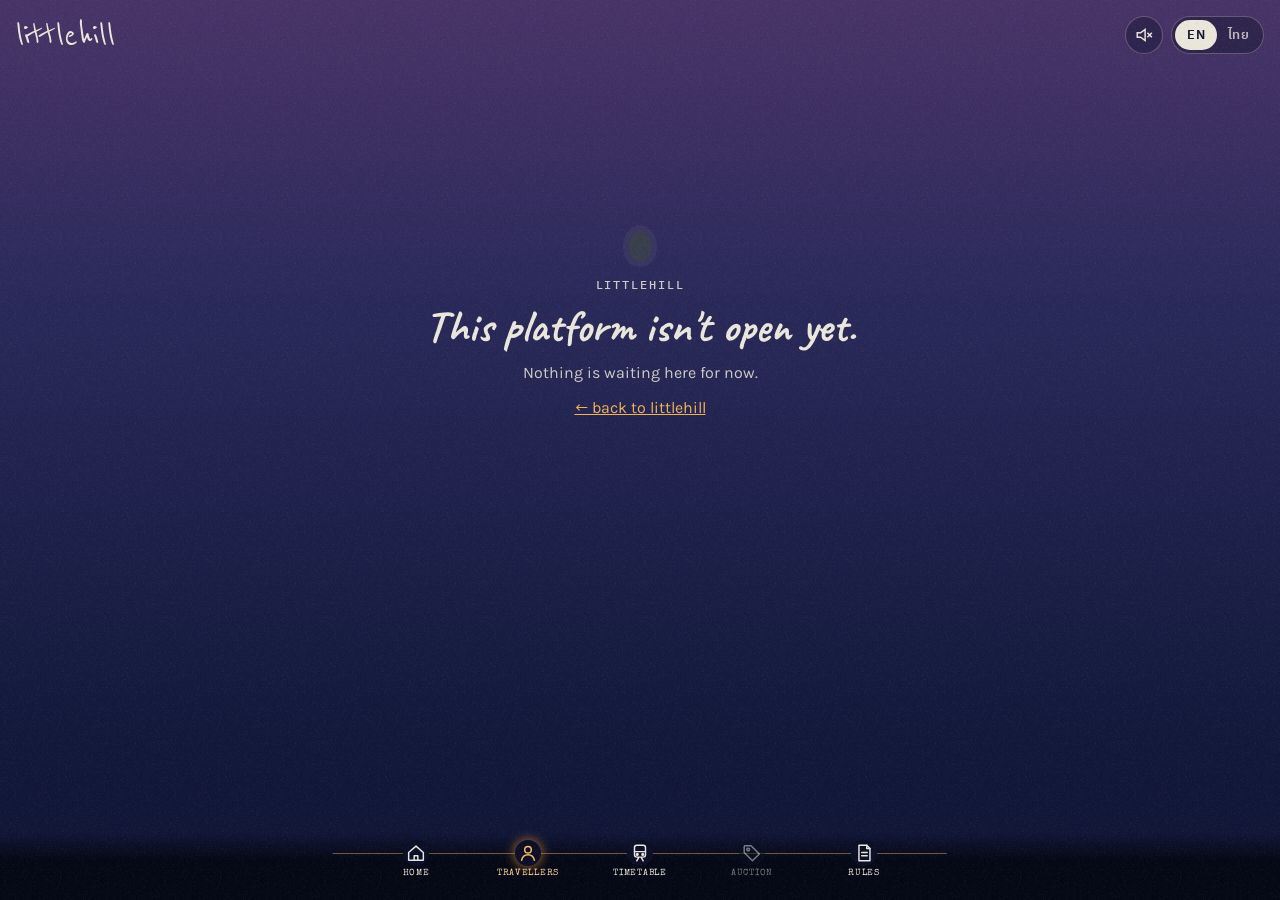
<file: owners/index.html>
<!doctype html>
<html lang="en"><head><meta charset="utf-8"><meta name="viewport" content="width=device-width,initial-scale=1">
<meta name="robots" content="noindex,nofollow">
<title>Owners' wall · littlehill</title>
<!-- LAND (H3 · 28 Oct 2026): the owners' wall now lives at the bottom of the registry -->
<meta http-equiv="refresh" content="0; url=../travellers/#owners">
<link rel="canonical" href="../travellers/#owners">
<script>location.replace('../travellers/'+(location.search||'')+'#owners');</script>
<style>body{margin:0;background:#0b1028;color:#ece7dc;font:16px Karla,sans-serif;display:grid;place-items:center;min-height:100vh}a{color:#ffd38a}</style>
</head><body><p>The owners' wall is on the <a href="../travellers/#owners">traveller registry</a>.</p><!-- Cloudflare Web Analytics --><script type='module' src='https://static.cloudflareinsights.com/beacon.min.js' data-cf-beacon='{"token": "a5e8331a247b4f51a929a584b0bb5838"}'></script><!-- End Cloudflare Web Analytics -->
</body></html>
</file>
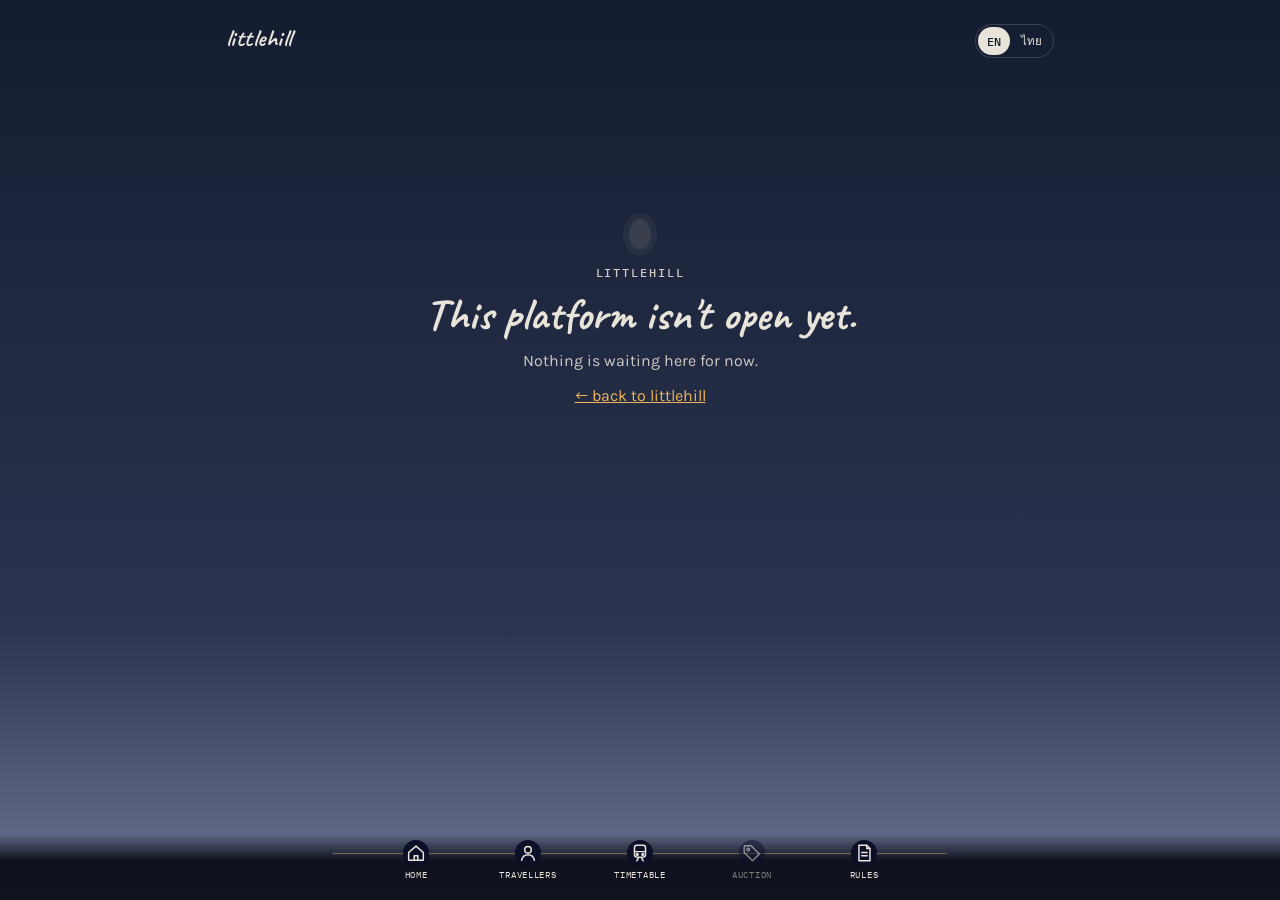
<file: shop/index.html>
<!doctype html>
<html lang="en">
<head>
<meta charset="utf-8">
<meta name="viewport" content="width=device-width,initial-scale=1,viewport-fit=cover">
<!-- prototype page (24 Oct 2026) · keep noindex until Dell switches it on AND links it -->
<meta name="robots" content="noindex,nofollow">
<title>Shop · littlehill</title>
<meta name="description" content="Small things from littlehill, kept on Ko-fi.">
<meta property="og:site_name" content="littlehill">
<meta property="og:type" content="website">
<meta property="og:title" content="Shop · littlehill">
<meta property="og:description" content="Small things from littlehill, kept on Ko-fi.">
<meta name="twitter:card" content="summary">
<meta name="twitter:site" content="@little_hill01">
<link rel="icon" href="data:image/svg+xml,%3Csvg xmlns=%27http://www.w3.org/2000/svg%27 viewBox=%270 0 32 32%27%3E%3Crect width=%2732%27 height=%2732%27 rx=%277%27 fill=%27%23141c30%27/%3E%3Crect x=%2712%27 y=%279%27 width=%278%27 height=%2713%27 rx=%272%27 fill=%27%23f2b45a%27/%3E%3Crect x=%2714%27 y=%276%27 width=%274%27 height=%273%27 fill=%27%23e8e4da%27/%3E%3Crect x=%2711%27 y=%2722%27 width=%2710%27 height=%272%27 fill=%27%23e8e4da%27/%3E%3C/svg%3E">
<link rel="preconnect" href="https://fonts.googleapis.com">
<link rel="stylesheet" href="https://fonts.googleapis.com/css2?family=Caveat:wght@500;700&family=Sriracha&family=IBM+Plex+Sans+Thai:wght@400;600&family=Karla:wght@400;600&family=IBM+Plex+Mono:wght@400;500&display=swap">
<link rel="stylesheet" href="../assets/tokens.css">
<link rel="stylesheet" href="../assets/future.css">
<style>
/* shop skeleton: items live on Ko-fi · this page only points there · empty = "coming soon", never a countdown */
.door{display:flex;flex-wrap:wrap;gap:10px;align-items:center;margin-top:16px}
.door small{color:var(--muted);font-size:.84rem;flex-basis:100%}
.items{list-style:none;margin:26px 0 0;padding:0;display:grid;grid-template-columns:repeat(auto-fill,minmax(165px,1fr));gap:14px}
.item{display:grid;grid-template-rows:auto 1fr;overflow:hidden}
.item .pic{aspect-ratio:1/1;background:repeating-linear-gradient(135deg,var(--lh-paper-hatch-a) 0 6px,var(--lh-paper-hatch-b) 6px 12px);position:relative}
.item .pic img{position:absolute;inset:0;width:100%;height:100%;object-fit:cover}
.item .b{padding:12px 14px 14px;display:grid;gap:4px;align-content:start}
.item h2{margin:0;font:700 1.4rem/1.1 var(--f-hand)}
html[lang="th"] .item h2,html[lang="th"] .soon .hand{font-family:"Sriracha","Caveat",cursive;font-weight:400}
.item p{margin:0;font-size:.86rem;color:var(--label)}
.item .price{font:500 .9rem var(--f-mono);color:var(--paper-ink)}
.item a{font:500 .74rem var(--f-mono);letter-spacing:.06em;color:var(--lh-stamp-wait);margin-top:4px}
.soon{margin-top:26px;border:1.5px dashed rgba(var(--lh-ink-rgb),.26);border-radius:10px;padding:26px 18px;text-align:center;display:grid;gap:6px;justify-items:center;background:radial-gradient(70% 70% at 50% 40%,var(--fog),transparent 70%)}
.soon .lampi{width:16px;height:21px;border-radius:50% 50% 45% 45%;background:var(--lh-unlit)}
.soon .hand{font-size:1.7rem;color:var(--ink)}
.soon p{margin:0;color:var(--muted);max-width:30em}
</style>
<link rel="stylesheet" href="../assets/site.css">
</head>
<body>
<main class="wrap">
  <div class="top">
    <a class="brand" href="../">littlehill</a>
    <nav class="lh-nav" aria-label="littlehill"><a data-k="traveller" href="../traveller/001/">Traveller No.001</a><a data-k="auction" href="../auction/">Auction</a><a data-k="rules" href="../rules/">Boarding rules</a><a data-k="x" class="lh-x" href="https://x.com/little_hill01" target="_blank" rel="noopener">X</a></nav>
    <span class="langsw" role="group" aria-label="Language"><button type="button" data-set="en" aria-pressed="true">EN</button><button type="button" data-set="th" aria-pressed="false">ไทย</button></span>
  </div>

  <p class="preview-bar" id="previewbar" hidden></p>
  <section class="closed" id="closed" hidden></section>

  <div id="content" hidden>
    <header>
      <span class="kicker" id="kicker">littlehill · station kiosk</span>
      <h1 id="title">Shop</h1>
      <p class="lede" id="lede"></p>
      <div class="door">
        <a class="btn" id="kofi" href="https://ko-fi.com/littlehill" target="_blank" rel="noopener">littlehill on Ko-fi ↗</a>
        <small id="out"></small>
      </div>
    </header>
    <ul class="items" id="items" hidden></ul>
    <div class="soon" id="soon" hidden></div>
    <footer id="foot" style="margin-top:28px"></footer>
  </div>
  <noscript><p class="lede">This page needs JavaScript. <a href="https://ko-fi.com/littlehill">littlehill on Ko-fi ↗</a></p></noscript>
</main>

<script type="application/json" id="fb-shop">{"kofiUrl":"https://ko-fi.com/littlehill","items":[]}</script>
<script src="../assets/future.js"></script>
<script>
(function(){
  var TX={
    en:{kicker:'littlehill · station kiosk',title:'Shop',lede:'Small things from the hill. Everything is kept on Ko-fi; this page just shows the way there.',
        kofi:'littlehill on Ko-fi ↗',out:'Opens Ko-fi in a new tab. Payment happens there, not on this site.',
        soonH:'Souvenirs are coming.',soonB:'Nothing is on the shelf yet. When something is ready it will appear here.',
        get:'On Ko-fi ↗',foot:'© Dell / littlehill. Prices are in US dollars on Ko-fi.'},
    th:{kicker:'littlehill · ซุ้มหน้าสถานี',title:'ร้าน',lede:'ของเล็ก ๆ จากเนิน · ของทุกชิ้นอยู่บน Ko-fi หน้านี้แค่ชี้ทางไป',
        kofi:'littlehill บน Ko-fi ↗',out:'เปิด Ko-fi ในแท็บใหม่ · จ่ายเงินที่นั่น ไม่ใช่ที่เว็บนี้',
        soonH:'ของที่ระลึก เร็ว ๆ นี้',soonB:'ตอนนี้ชั้นยังว่าง · พร้อมเมื่อไหร่จะขึ้นที่นี่',
        get:'ดูบน Ko-fi ↗',foot:'© Dell / littlehill · ราคาบน Ko-fi เป็นดอลลาร์สหรัฐ'}};
  var SHOP=LH.inline('fb-shop')||{items:[]};
  var $=function(id){return document.getElementById(id);};
  function safeUrl(u){return typeof u==='string'&&/^https:\/\//i.test(u)?u:'';}
  function render(){
    var L=TX[LH.lang],E=LH.esc,items=(SHOP.items||[]).filter(function(x){return x&&LH.loc(x.name)&&safeUrl(x.url);});
    $('kicker').textContent=L.kicker;$('title').textContent=L.title;$('lede').textContent=L.lede;$('out').textContent=L.out;$('foot').textContent=L.foot;
    var k=$('kofi');k.textContent=L.kofi;k.href=safeUrl(SHOP.kofiUrl)||'https://ko-fi.com/littlehill';
    $('items').innerHTML=items.map(function(x){
      var img=typeof x.img==='string'&&/^[\w\-./]+$/.test(x.img)&&x.img.indexOf('..')<0?'<img alt="" loading="lazy" decoding="async" data-src="'+E(x.img)+'">':'';
      return '<li class="item paper"><div class="pic">'+img+'</div><div class="b"><h2>'+E(LH.loc(x.name))+'</h2>'+(LH.loc(x.note)?'<p>'+E(LH.loc(x.note))+'</p>':'')+
        (x.price?'<span class="price">'+E(x.price)+'</span>':'')+'<a href="'+E(safeUrl(x.url))+'" target="_blank" rel="noopener">'+L.get+'</a></div></li>';}).join('');
    [].forEach.call($('items').querySelectorAll('img[data-src]'),function(im){im.addEventListener('error',function(){im.remove();});im.src=im.getAttribute('data-src');});
    $('items').hidden=!items.length;
    $('soon').hidden=!!items.length;
    $('soon').innerHTML='<span class="lampi" aria-hidden="true"></span><span class="hand">'+E(L.soonH)+'</span><p>'+E(L.soonB)+'</p>';
  }
  LH.start({key:'shop',root:'../',render:render}).then(function(show){
    if(!show)return;
    LH.get('shop.json').then(function(j){SHOP=j;LH.redraw();},function(){});
  });
})();
</script>
<script src="../assets/nav.js" data-root="../" data-page="shop" defer></script>
<!-- Cloudflare Web Analytics --><script type='module' src='https://static.cloudflareinsights.com/beacon.min.js' data-cf-beacon='{"token": "a5e8331a247b4f51a929a584b0bb5838"}'></script><!-- End Cloudflare Web Analytics -->
</body>
</html>
</file>
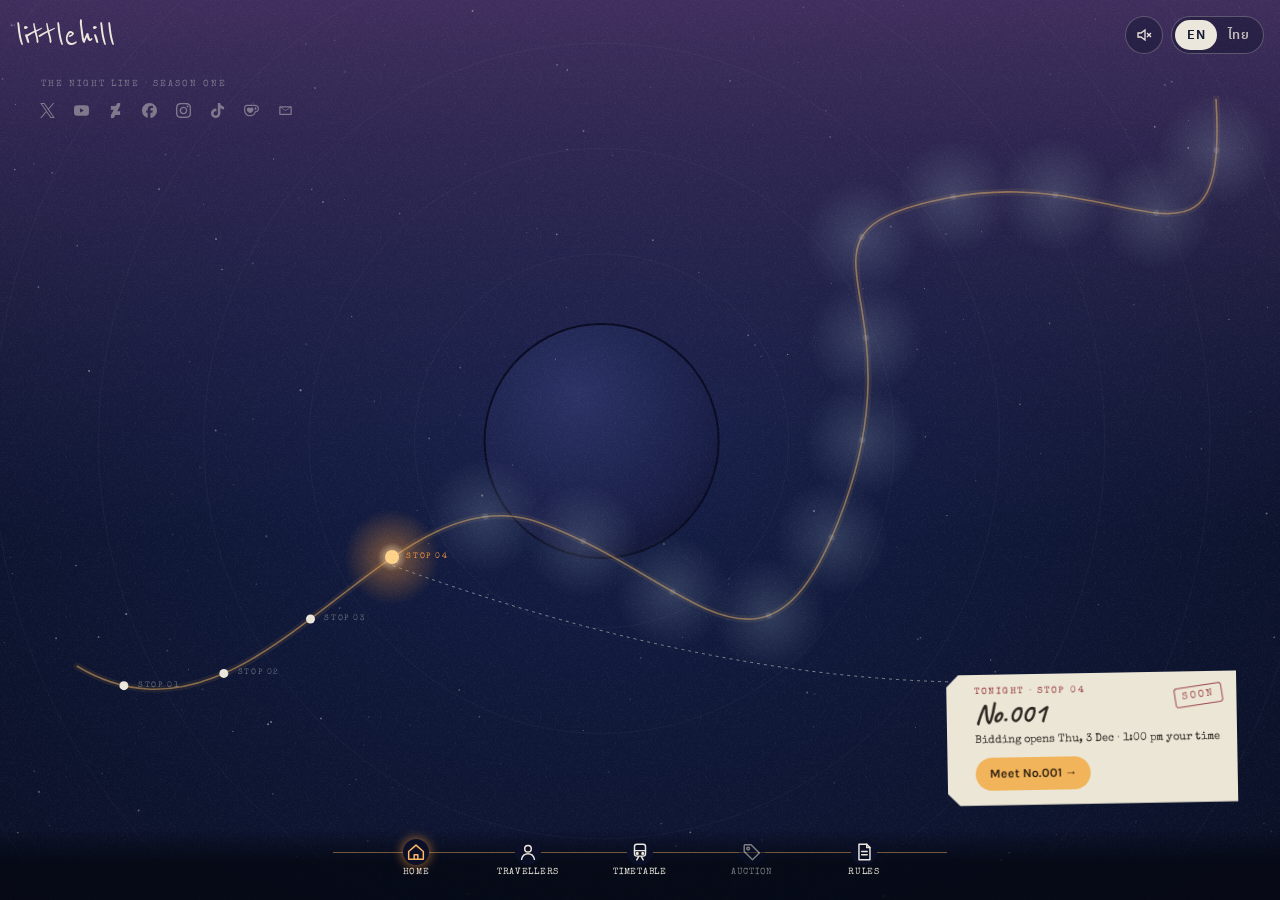
<file: teaser/index.html>
<!doctype html>
<html lang="en"><head><meta charset="utf-8"><meta name="color-scheme" content="dark"><style>html{background:#0b1028}</style><meta name="viewport" content="width=device-width,initial-scale=1">
<meta name="robots" content="noindex,nofollow"><title>littlehill</title>
<!-- LAND (H3 · 28 Oct 2026): the teaser now lives on the homepage -->
<meta http-equiv="refresh" content="0; url=../">
<script>location.replace('../'+(location.search||''));</script>
<style>body{margin:0;background:#0a0f1e;color:#ece7dc;font:16px Karla,sans-serif;display:grid;place-items:center;min-height:100vh}a{color:#ffd38a}</style>
</head><body><p><a href="../">littlehill →</a></p><!-- Cloudflare Web Analytics --><script type='module' src='https://static.cloudflareinsights.com/beacon.min.js' data-cf-beacon='{"token": "a5e8331a247b4f51a929a584b0bb5838"}'></script><!-- End Cloudflare Web Analytics -->
</body></html>
</file>
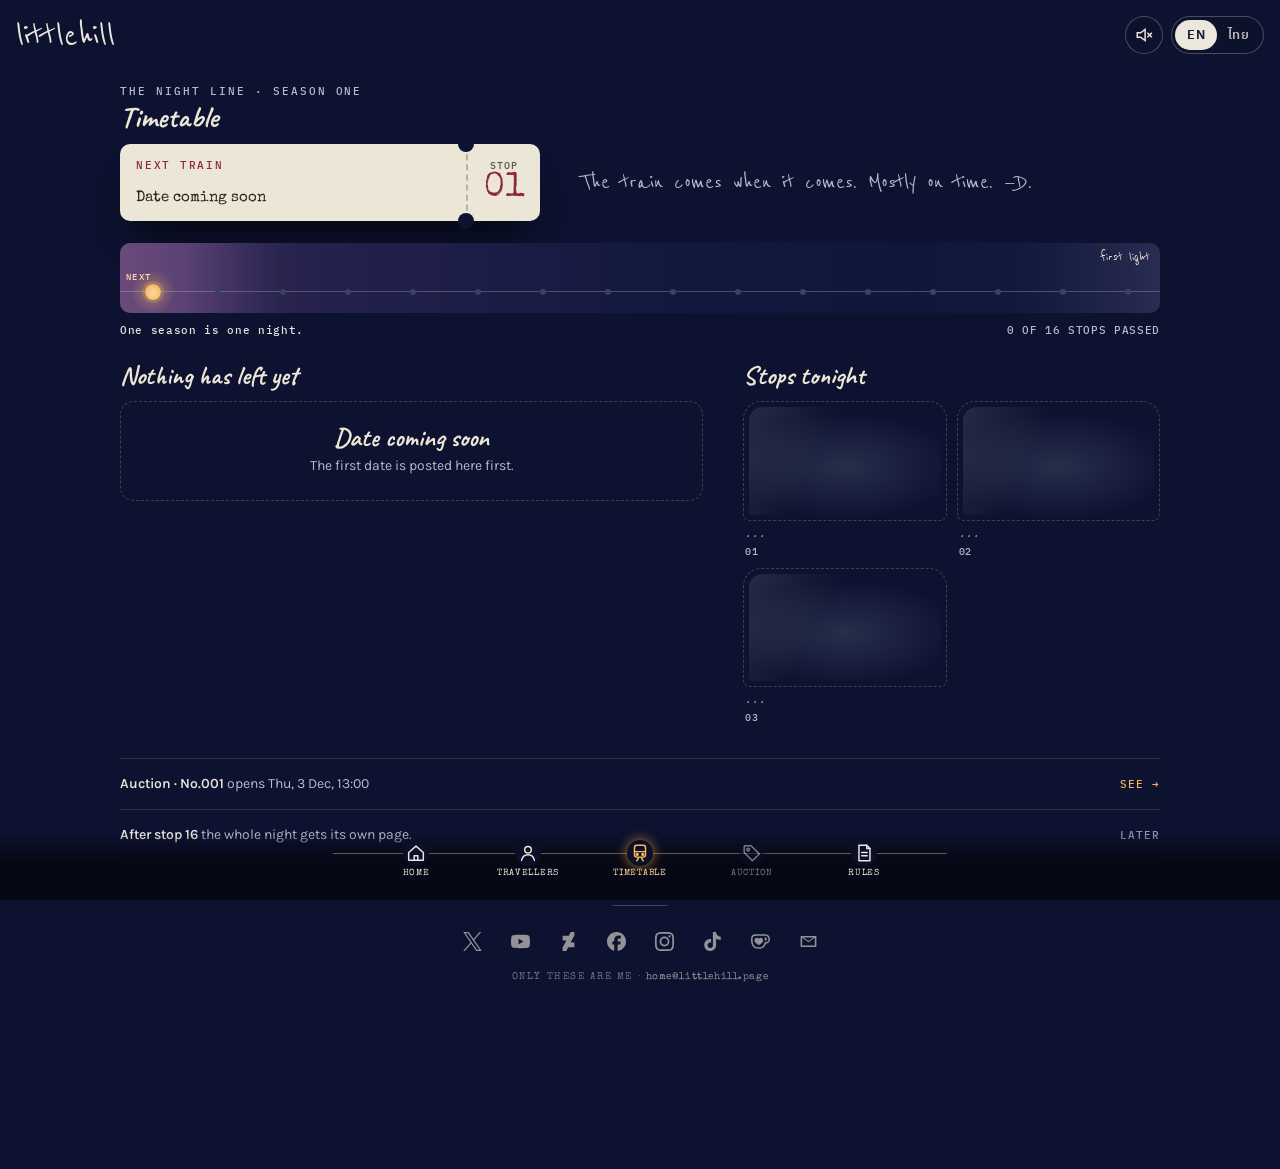
<file: timetable/index.html>
<!doctype html>
<html lang="en" data-veil-wait>
<head><script src="../assets/veil.js"></script><script src="../assets/sound.js"></script>
<meta charset="utf-8"><meta name="color-scheme" content="dark"><style>html{background:#0b1028}</style>
<meta name="viewport" content="width=device-width,initial-scale=1,viewport-fit=cover">
<meta name="robots" content="noindex,nofollow">
<title>Timetable · littlehill</title>
<meta name="description" content="When each stop arrives, and when bidding opens.">
<meta property="og:site_name" content="littlehill"><meta property="og:type" content="website"><meta property="og:title" content="Timetable · littlehill"><meta property="og:description" content="When each stop arrives, and when bidding opens."><meta property="og:url" content="https://littlehill.page/timetable/"><meta property="og:image" content="https://littlehill.page/assets/og/og-timetable.jpg"><meta property="og:image:width" content="1200"><meta property="og:image:height" content="630"><meta property="og:image:alt" content="When each stop arrives, and when bidding opens.">
<meta name="twitter:card" content="summary_large_image"><meta name="twitter:site" content="@little_hill01">

<link rel="preconnect" href="https://fonts.googleapis.com"><link rel="preconnect" href="https://fonts.gstatic.com" crossorigin>
<link rel="stylesheet" href="https://fonts.googleapis.com/css2?family=Caveat:wght@700&family=Reenie+Beanie&family=Special+Elite&family=Karla:wght@400;600&family=Sriracha&family=IBM+Plex+Sans+Thai:wght@400;600&family=IBM+Plex+Mono:wght@500&display=swap">
<link rel="stylesheet" href="../assets/site.css">
<style>
/* Timetable · "One night" (Dell 28 Oct: O + slim strip).
   One season = one night on the hill (dusk → first light).
   First screen tells three things: when the next train leaves · how far into the night we are · watch the newest stop.
   Data: atlas/atlas.json (stops: outAt = UTC ISO · title null until it airs · url · optional img = episode frame · optional len "4:12")
         + state.json / Firebase via live.js (auction line). Times always in the viewer's zone. No countdown, no fake dates. */
:root{color-scheme:dark;--ink:#e8e4da;--muted:#b4bccb;--dim:#8e97ab;--lantern:#f2b45a;--paper:#ece6d6;--pink:#2a2620;--pmuted:#5d5545;--stamp:#8c2a33;--line:rgba(232,228,218,.12);
 --hand:"Caveat","Sriracha",cursive;--pencil:"Reenie Beanie","Sriracha",cursive;--type:"Special Elite","IBM Plex Mono",monospace;--mono:"IBM Plex Mono",ui-monospace,monospace;--body:"Karla","IBM Plex Sans Thai",system-ui,sans-serif;--ease:cubic-bezier(.2,.7,.2,1)}
html[lang="th"]{--hand:"Sriracha",cursive;--pencil:"Sriracha",cursive;--body:"IBM Plex Sans Thai","Karla",system-ui,sans-serif}
html[lang="th"] .tt *{letter-spacing:0!important}
*{box-sizing:border-box}html,body{margin:0}
body{background:#0d1230;color:var(--ink);font:16px/1.55 var(--body);-webkit-font-smoothing:antialiased;overflow-x:hidden;min-height:100vh;transition:background-color 1s}
html[data-phase="dawn"] body{background:#1a1838}
a{color:inherit}
:focus-visible{outline:2px solid var(--lantern);outline-offset:3px;border-radius:4px}
.tt{max-width:1120px;margin:0 auto;padding-bottom:20px}
.tt-top{display:flex;justify-content:space-between;align-items:center;padding:18px 16px 0}
.tt-brand{font:400 30px/1 "Reenie Beanie",cursive;color:var(--ink);text-decoration:none}
.tt-lang{display:inline-flex;border:1px solid rgba(232,228,218,.25);border-radius:999px;padding:2px;background:rgba(18,26,46,.5)}
.tt-lang button{border:0;background:none;color:var(--muted);font:500 .78rem var(--mono);padding:4px 10px;border-radius:999px;cursor:pointer}
.tt-lang button[aria-pressed="true"]{background:var(--ink);color:#141a30}
.tt-kick{margin:14px 16px 0;font:500 11px var(--mono);letter-spacing:.18em;color:var(--muted)}
.tt h1{font:700 30px/1 var(--hand);margin:4px 16px 12px;color:var(--paper)}
/* ① the next train — the one cream object */
.tt-tk{position:relative;margin:0 16px;display:grid;grid-template-columns:1fr 74px;background:var(--paper);color:var(--pink);border-radius:10px;box-shadow:0 26px 40px -18px rgba(0,0,0,.85)}
.tt-tk .m{padding:14px 16px 13px;min-width:0}
.tt-tk .k{font:500 11px var(--mono);letter-spacing:.16em;color:var(--stamp)}
.tt-flaps{display:flex;flex-wrap:wrap;gap:3px;margin:9px 0 7px}
.tt-t{position:relative;display:inline-grid;place-items:center;width:27px;height:42px;border-radius:4px;background:linear-gradient(#2c3248 0 49%,#20253a 51%);font:400 27px/1 var(--type);color:#f6eedc;box-shadow:0 2px 0 rgba(0,0,0,.25)}
.tt-t.wd{width:auto;padding:0 7px;font:400 24px/1 "Sriracha",cursive}
@media (min-width:900px){.tt-t{width:31px;height:46px;font-size:30px}}
html[lang="th"] .tt-t{font-family:"Special Elite","Sriracha",monospace}
.tt-t::after{content:"";position:absolute;left:0;right:0;top:50%;height:1px;background:rgba(0,0,0,.7)}
.tt-t.s{width:8px;background:none;box-shadow:none;color:var(--pink)}.tt-t.s::after{display:none}
.tt-tk .w{font:400 15px/1.35 var(--type)}
html[lang="th"] .tt-tk .w{font-family:var(--body)}
.tt-tk .w b{font-weight:400;color:var(--stamp)}
.tt-tk .stub{border-left:2px dashed rgba(42,38,32,.28);display:grid;place-items:center;text-align:center;font:500 10px var(--mono);letter-spacing:.12em;color:var(--pmuted)}
.tt-tk .stub b{display:block;font:400 34px/1 var(--type);color:var(--stamp);letter-spacing:0}
.tt-tk::before,.tt-tk::after{content:"";position:absolute;right:74px;width:16px;height:16px;border-radius:50%;background:#0d1230;transform:translateX(50%)}
html[data-phase="dawn"] .tt-tk::before,html[data-phase="dawn"] .tt-tk::after{background:#1a1838}
.tt-tk::before{top:-8px}.tt-tk::after{bottom:-8px}
/* ② the night strip (small gimmick) */
.tt-night{position:relative;height:58px;margin:14px 16px 0;border-radius:10px;overflow:hidden;background:var(--band)}
.tt-night::after{content:"";position:absolute;left:0;right:0;bottom:21px;height:1px;background:rgba(232,228,218,.25)}
.tt-night .fog{position:absolute;top:0;bottom:0;right:0;left:calc(100%*var(--fx)/16);background:linear-gradient(90deg,rgba(13,18,48,0),rgba(13,18,48,.5) 10%,rgba(13,18,48,.45) 75%,rgba(13,18,48,0))}
.tt-night .nl{position:absolute;top:5px;font:400 15px var(--pencil);color:#d6d0e6}
.tt-night .nl.l{left:10px}.tt-night .nl.r{right:10px;color:#f3e6d8}
.tt-dot{position:absolute;bottom:18px;width:6px;height:6px;margin-left:-3px;border-radius:50%;background:#ece7dc;z-index:1}
.tt-dot.f{background:#3a4166}
.tt-lamp{position:absolute;bottom:13px;width:16px;height:16px;margin-left:-8px;border-radius:50%;z-index:2;background:radial-gradient(circle at 50% 55%,#fff3d8,#f8c873 55%,#c0782e);box-shadow:0 0 0 3px rgba(242,180,90,.22)}
.tt-lamp::before{content:"";position:absolute;inset:-14px;border-radius:50%;background:radial-gradient(closest-side,rgba(242,180,90,.55),transparent);opacity:.8}
@media (prefers-reduced-motion:no-preference){.tt-lamp::before{animation:ttglow 4.6s ease-in-out infinite}}
@keyframes ttglow{0%,100%{opacity:.55;transform:scale(.85)}50%{opacity:1;transform:scale(1.15)}}
.tt-now{position:absolute;bottom:31px;transform:translateX(-50%);font:500 9px var(--mono);letter-spacing:.14em;color:#ffd9a0;white-space:nowrap;z-index:2}
.tt-now.edgeL{transform:none}.tt-now.edgeR{transform:translateX(-100%)}
.tt-cap{display:flex;flex-wrap:wrap;row-gap:2px;justify-content:space-between;gap:10px;margin:8px 16px 0;font:500 11px var(--mono);letter-spacing:.06em;color:var(--muted)}
.tt-cap b{color:var(--ink);font-weight:500}
.tt-dl{margin:10px 16px 0;font:400 19px/1.15 var(--pencil);color:var(--muted)}
html[lang="th"] .tt-dl{font-size:15px}
/* ③ watch the newest stop + the rest */
.tt h2{font:700 26px/1 var(--hand);color:var(--paper);margin:26px 16px 12px}
.tt-big{margin:0 16px}
.tt-win{display:block;text-decoration:none;color:inherit}
.tt-win .fr{border-radius:32px 32px 10px 10px;padding:8px;background:#2e3456;box-shadow:0 0 0 2px #12162b,0 22px 36px -14px rgba(0,0,0,.85);transition:transform .2s var(--ease)}
.tt-win:hover .fr{transform:translateY(-2px)}
.tt-win .im{position:relative;aspect-ratio:16/9;border-radius:26px 26px 5px 5px;overflow:hidden;background:#1d2244 center/cover no-repeat}
.tt-win .im::before{content:"";position:absolute;inset:0;background:linear-gradient(115deg,rgba(255,255,255,.1),transparent 38%)}
.tt-win .noimg{position:absolute;inset:0;display:grid;place-items:center;font:400 40px var(--type);color:rgba(232,228,218,.18)}
.tt-play{position:absolute;left:50%;top:50%;transform:translate(-50%,-50%);width:58px;height:58px;border-radius:50%;background:rgba(11,16,40,.62);display:grid;place-items:center;color:#fff;box-shadow:0 0 0 2px rgba(255,255,255,.25)}
.tt-play svg{width:20px;height:20px;fill:#fff;margin-left:3px}
.tt-new{position:absolute;left:14px;top:14px;font:500 10px var(--mono);letter-spacing:.14em;color:#1d1508;background:var(--lantern);border-radius:3px;padding:3px 7px}
.tt-win .c{display:flex;justify-content:space-between;align-items:baseline;gap:8px;padding:10px 4px 0}
.tt-win .c b{font:700 24px/1.05 var(--hand);color:var(--paper);min-width:0}
.tt-win .c small{font:500 11px var(--mono);letter-spacing:.08em;color:var(--muted);white-space:nowrap}
.tt-list{display:grid;grid-template-columns:repeat(3,1fr);gap:10px;margin:0 16px}
.tt-list .tt-win .fr{padding:5px;border-radius:18px 18px 7px 7px}
.tt-list .tt-win .im{border-radius:14px 14px 3px 3px}
.tt-list .tt-win .noimg{font-size:20px}
.tt-list .tt-win .c{flex-direction:column;gap:0;padding:6px 2px 0}.tt-list .tt-win .c b{font-size:17px}.tt-list .tt-win .c small{font-size:9.5px}
.tt-win.fog .fr{background:none;box-shadow:none;border:1.5px dashed rgba(232,228,218,.22)}
.tt-win.fog .im{background:radial-gradient(60% 50% at 50% 55%,rgba(143,161,184,.2),transparent)}
.tt-win.fog .c b{color:var(--dim)}
.tt-empty{margin:0 16px;padding:22px 18px;border-radius:14px;border:1.5px dashed rgba(232,228,218,.22);text-align:center}
.tt-empty b{display:block;font:700 26px/1.1 var(--hand);color:var(--paper)}
.tt-empty span{font-size:14px;color:var(--muted)}
/* ④ small print rows */
.tt-rows{margin:30px 16px 0}
.tt-row{display:flex;justify-content:space-between;align-items:center;gap:12px;padding:14px 0;border-top:1px solid var(--line);font-size:14px;color:var(--muted);text-decoration:none}
.tt-row:last-child{border-bottom:1px solid var(--line)}
.tt-row b{color:var(--ink);font-weight:600}
.tt-row .go{font:500 11px var(--mono);letter-spacing:.1em;color:var(--lantern);white-space:nowrap}
.tt-row.hot b{color:#ffd9a0}.tt-row.hot .go{color:#1d1508;background:var(--lantern);padding:6px 12px;border-radius:999px}
.tt-row .go.dim{color:var(--dim)}
/* preview-only demo chips (never on the real site) */
.tt-demo{display:flex;flex-wrap:wrap;gap:6px;align-items:center;margin:10px 16px 0;font:500 10px var(--mono);color:var(--lantern)}
.tt-demo button{font:inherit;color:var(--ink);background:rgba(0,0,0,.25);border:1px solid rgba(242,180,90,.4);border-radius:999px;padding:3px 9px;cursor:pointer}
.tt-demo button[aria-pressed="true"]{background:var(--lantern);color:#1a1408}
@media (min-width:900px){
 .tt-top{padding:22px 40px 0}.tt-kick,.tt h1{margin-left:40px}
 .tt-g1{display:grid;grid-template-columns:420px 1fr;gap:40px;align-items:center;margin:0 40px}
 .tt-g1 .tt-tk{margin:0}.tt-g1 .tt-dl{margin:0;font-size:26px}
 .tt-night{height:70px;margin:22px 40px 0}.tt-cap{margin:10px 40px 0}
 .tt-g2{display:grid;grid-template-columns:1.4fr 1fr;gap:40px;margin:0 40px}
 .tt-g2 h2{margin-left:0}.tt-g2 .tt-big,.tt-g2 .tt-list,.tt-g2 .tt-empty{margin:0}
 .tt-list{grid-template-columns:1fr 1fr}
 .tt-rows{margin:34px 40px 0}.tt-demo{margin-left:40px}
 .tt-dl.m{display:none}
}
@media (max-width:899px){.tt-g1 .tt-dl{display:none}}
@media (max-width:420px){.tt-t{width:25px;height:40px;font-size:25px}.tt-t.wd{font-size:21px}.tt-kick{display:none}.tt h1{margin-top:14px}}
.tt-big .tt-play~.noimg,.tt-big .noimg{display:none}
@media (prefers-reduced-motion:reduce){*{transition:none!important;animation:none!important}}
</style>
<style>/* r10b (Dell: empty cream box showed first): the page body waits for the data, then rises */
/* r10c (Dell: two beats — empty page with only the footer icons, then everything): the whole page appears in one beat */
html:not(.tt-ready) body>*:not(.lh-nav):not(script){opacity:0}html.tt-ready body>*{transition:opacity .4s ease}</style>
<link rel="stylesheet" href="../assets/head.css">
</head>
<body>
<main class="tt" id="tt">
 <div class="tt-top lh-head"><a class="tt-brand lh-logo" href="../?in=1">littlehill</a><span class="lh-tr"><button type="button" class="lh-snd" aria-label="Sound" aria-pressed="false"></button><span class="tt-lang lh-lang" role="group" aria-label="Language"><button data-l="en">EN</button><button data-l="th">ไทย</button></span></span></div><script>/* r12b: logo + buttons hang from the page corners (same spot as the home page, phone and desktop) */(function(){var b=document.body;[].forEach.call(document.querySelectorAll(".lh-head .lh-logo,.lh-head .lh-tr"),function(e){b.appendChild(e);e.classList.add("lh-top");});})();</script>
 <div id="demo"></div>
 <div class="tt-kick" id="kick">THE NIGHT LINE · SEASON ONE</div>
 <h1 id="h1">Timetable</h1>
 <div class="tt-g1">
  <section class="tt-tk" id="tk" aria-live="polite"><div class="m"><div class="k" id="tkK"></div><div class="tt-flaps" id="fl" aria-hidden="true"></div><div class="w" id="tkW"></div><span class="sr" id="tkSR" style="position:absolute;width:1px;height:1px;overflow:hidden;clip:rect(0 0 0 0)"></span></div><div class="stub" id="stub"></div></section>
  <p class="tt-dl" id="dlD"></p>
 </div>
 <div class="tt-night" id="night" aria-hidden="true"><div class="fog"></div><span class="nl l" id="nl1"></span><span class="nl r" id="nl2"></span><div id="pts"></div></div>
 <div class="tt-cap"><span><b id="c1"></b></span><span id="c2"></span></div>
 <div class="tt-g2"><div id="col1"></div><div id="col2"></div></div>
 <div class="tt-rows" id="rows"></div>
 <footer></footer>
</main>
<nav class="lh-nav" aria-label="littlehill"><a data-k="traveller" href="../traveller/001/">Travellers</a><a data-k="auction" href="../auction/">Auction</a><a data-k="rules" href="../rules/">Rules</a><a data-k="timetable" href="../timetable/">Timetable</a></nav>
<script src="../assets/live.js"></script>
<script>
(function(){
var RM=matchMedia('(prefers-reduced-motion: reduce)').matches,LANG='en',ATLAS=null,STATE=null,NOW=Date.now(),demo=null;
function store(k,v){try{if(v===undefined)return localStorage.getItem(k);localStorage.setItem(k,v);}catch(e){return null;}}
var $=function(i){return document.getElementById(i);};
var W={en:{kick:'THE NIGHT LINE · SEASON ONE',h1:'Timetable',next:'NEXT TRAIN · ADMIT ONE',arrived:'THE TRAIN HAS ARRIVED',dawn:'DAWN',over:'Season one is over. Season two: <b>soon</b>',soonK:'NEXT TRAIN',soonT:'Date coming soon',stop:'STOP',your:'your time',
  dl:'The train comes when it comes. Mostly on time. —D.',dlEnd:'That was the whole night. Thank you for riding. —D.',dusk:'dusk',light:'first light',one:'One season is one night.',passed:'{n} OF 16 STOPS PASSED',all:'ALL 16 STOPS PASSED',
  tNext:'NEXT',tTonight:'TONIGHT',tArr:'ARRIVED',watch:'Watch the newest stop',newT:'NEW · STOP ',stops:'Stops tonight',every:'Every stop',none:'Nothing has left yet',first:'The first train leaves {d}',firstS:'Episode 1 · {t} your time · on YouTube',firstNo:'The first date is posted here first.',
  aucSoon:'<b>Auction · No.{no}</b> opens {d}',aucOpen:'<b>Bidding is open · No.{no}</b> until {d}',aucCheck:'<b>No.{no}</b> · checking last-minute bids',aucClosed:'<b>No.{no}</b> · bidding closed',aucSold:'<b>No.{no}</b> found a home.',see:'SEE →',bid:'BID →',
  mapRow:"<b>After stop 16</b> the whole night gets its own page.",later:'LATER',wrapRow:'<b>Season one</b> · the whole night, in one page.',open:'OPEN →',s2:'<b>Season two</b> · the line keeps going.',soon:'SOON',untitled:'Stop {n}',fogT:'· · ·',tonight:'tonight',tomorrow:'tomorrow'},
 th:{kick:'รถไฟสายกลางคืน · ซีซันหนึ่ง',h1:'ตารางเดินรถ',next:'ขบวนถัดไป',arrived:'รถไฟถึงปลายทางแล้ว',dawn:'DAWN',over:'ซีซันหนึ่งจบแล้ว · ซีซันสอง: <b>เร็ว ๆ นี้</b>',soonK:'ขบวนถัดไป',soonT:'ประกาศวันเร็ว ๆ นี้',stop:'สถานี',your:'เวลาของคุณ',
  dl:'รถไฟมาเมื่อมันมา ส่วนใหญ่ก็ตรงเวลา —D.',dlEnd:'นั่นคือทั้งคืนแล้ว ขอบคุณที่นั่งมาด้วยกัน —D.',dusk:'หัวค่ำ',light:'แสงแรก',one:'หนึ่งซีซัน คือหนึ่งคืน',passed:'ผ่านแล้ว {n} จาก 16 สถานี',all:'ผ่านครบ 16 สถานี',
  tNext:'ถัดไป',tTonight:'คืนนี้',tArr:'ถึงแล้ว',watch:'ดูตอนล่าสุด',newT:'ใหม่ · สถานี ',stops:'สถานีคืนนี้',every:'ทุกสถานี',none:'ยังไม่มีขบวนออก',first:'ขบวนแรกออก {d}',firstS:'ตอนที่ 1 · {t} เวลาของคุณ · บน YouTube',firstNo:'วันแรกจะประกาศที่นี่ก่อน',
  aucSoon:'<b>ประมูล · No.{no}</b> เปิด {d}',aucOpen:'<b>เปิดบิดอยู่ · No.{no}</b> ถึง {d}',aucCheck:'<b>No.{no}</b> · กำลังตรวจบิดนาทีสุดท้าย',aucClosed:'<b>No.{no}</b> · ปิดรับบิดแล้ว',aucSold:'<b>No.{no}</b> ได้บ้านแล้ว',see:'ดู →',bid:'ไปบิด →',
  mapRow:'<b>หลังสถานี 16</b> ทั้งคืนจะมีหน้าของตัวเอง',later:'ทีหลัง',wrapRow:'<b>ซีซันหนึ่ง</b> · ทั้งคืนในหน้าเดียว',open:'เปิด →',s2:'<b>ซีซันสอง</b> · เส้นทางยังไปต่อ',soon:'เร็ว ๆ นี้',untitled:'สถานี {n}',fogT:'· · ·',tonight:'คืนนี้',tomorrow:'พรุ่งนี้'}};
function T(k,o){var s=(W[LANG]&&W[LANG][k]!=null)?W[LANG][k]:W.en[k];for(var p in o)s=s.split('{'+p+'}').join(o[p]);return s;}
function esc(s){return String(s==null?'':s).replace(/[&<>"]/g,function(c){return {'&':'&amp;','<':'&lt;','>':'&gt;','"':'&quot;'}[c];});}
var loc=function(){return LANG==='th'?'th-TH':'en-GB';};
function dayShort(d){try{var s=new Intl.DateTimeFormat(loc(),{weekday:'short'}).format(d);return LANG==='th'?s:s.toUpperCase().slice(0,3);}catch(e){return '';}}
function hm(d){try{return new Intl.DateTimeFormat('en-GB',{hour:'2-digit',minute:'2-digit',hour12:false}).format(d);}catch(e){return '';}}
function dShort(d){try{return new Intl.DateTimeFormat(loc(),{day:'numeric',month:'short'}).format(d);}catch(e){return '';}}
function dLong(d){try{return new Intl.DateTimeFormat(loc(),{weekday:'short',day:'numeric',month:'short',hour:'numeric',minute:'2-digit'}).format(d);}catch(e){return d.toUTCString();}}
function relDay(d){var a=new Date(NOW),b=new Date(d);a.setHours(0,0,0,0);b.setHours(0,0,0,0);var n=Math.round((b-a)/864e5);
  if(n===0)return T('tonight');if(n===1)return T('tomorrow');try{return new Intl.RelativeTimeFormat(LANG==='th'?'th':'en',{numeric:'auto'}).format(n,'day');}catch(e){return '';}}
function sameDay(d){var a=new Date(NOW),b=new Date(d);return a.toDateString()===b.toDateString();}
function aired(s){return s.outAt&&new Date(s.outAt).getTime()<=NOW;}
function nn(i){return String(i).padStart(2,'0');}
var BANDS=['linear-gradient(90deg,#6a4a7a 0%,#3a3068 20%,#141c48 55%,#121a40 85%,#2a2c52 100%)','linear-gradient(90deg,#5b3f6e 0%,#2b2a5e 18%,#121a44 50%,#18234e 80%,#5a5878 96%,#8d7f8a 100%)',
 'linear-gradient(90deg,#4a3a6a 0%,#22285a 15%,#121a44 45%,#1c2852 75%,#6a6080 94%,#a08a8a 100%)','linear-gradient(90deg,#3a3a6a 0%,#3a3e70 30%,#4a4a7a 55%,#8a7086 80%,#d8a888 100%)','linear-gradient(90deg,#3a3a6a 0%,#2a3a6a 30%,#5a5a82 60%,#b08a86 85%,#e8b890 100%)'];
var PLAY='<svg viewBox="0 0 24 24" aria-hidden="true"><path d="M7 4.5v15l13-7.5z"/></svg>';
/* split-flap: tiles settle once into the real value */
function flaps(el,str,day){var ch=str.split('');el.innerHTML=(day?'<i class="tt-t wd">'+esc(day)+'</i><i class="tt-t s"></i>':'')+ch.map(function(c){return c===' '?'<i class="tt-t s"></i>':c===':'?'<i class="tt-t s">:</i>':'<i class="tt-t">'+esc(c)+'</i>';}).join('');
  if(RM||flaps.done===str)return;flaps.done=str;var tiles=[].slice.call(el.querySelectorAll('.tt-t:not(.s):not(.wd)')),POOL='ABCDEFGHJKLMNOPRSTUVWXYZ0123456789',k=0;
  var iv=setInterval(function(){k++;tiles.forEach(function(t,i){var target=ch.filter(function(c){return c!==' '&&c!==':';})[i];if(k>4+i*1.4){t.textContent=target;}else t.textContent=/[0-9]/.test(target)?String(Math.floor(Math.random()*10)):POOL[Math.floor(Math.random()*24)];});
    if(k>6+tiles.length*1.4){clearInterval(iv);tiles.forEach(function(t,i){t.textContent=ch.filter(function(c){return c!==' '&&c!==':';})[i];});}},55);}
function win(s,big,isNew){var p=aired(s),tag=p&&s.url?'a':'div',img=p&&s.img?' style="background-image:url(\''+esc(s.img)+'\')"':'';
  var title=p?(s.title?(s.title[LANG]||s.title.en):T('untitled',{n:nn(s.ep)})):T('fogT');
  var meta=p?(big?(s.outAt?dShort(new Date(s.outAt)).toUpperCase():'')+(s.len?' · '+esc(s.len):''):nn(s.ep)):nn(s.ep)+(s.outAt?' · '+dShort(new Date(s.outAt)).toUpperCase():'');
  return '<'+tag+' class="tt-win'+(p?'':' fog')+'"'+(tag==='a'?' href="'+esc(s.url)+'" target="_blank" rel="noopener"':'')+'><div class="fr"><div class="im"'+img+'>'+(p&&!s.img?'<span class="noimg">'+nn(s.ep)+'</span>':'')+
   (isNew?'<span class="tt-new">'+T('newT')+nn(s.ep)+'</span>':'')+(big&&p&&s.url?'<span class="tt-play">'+PLAY+'</span>':'')+'</div></div><div class="c"><b>'+esc(title)+'</b><small>'+meta+'</small></div></'+tag+'>';}
function render(){if(ATLAS){window.lhReady&&lhReady();document.documentElement.classList.add("tt-ready");} /* r12c: the first render runs before the data — it used to unveil the empty ticket */if(ATLAS&&!window._ttFl){window._ttFl=1;setTimeout(function(){window.lhSound&&lhSound.play("flap",{n:10});},250);}
  document.documentElement.lang=LANG;document.title=T('h1')+' · littlehill';
  [].forEach.call(document.querySelectorAll('.tt-lang button'),function(b){b.setAttribute('aria-pressed',b.dataset.l===LANG?'true':'false');});
  $('kick').textContent=T('kick');$('h1').textContent=T('h1');
  if(!ATLAS)return;var S=ATLAS.stops||[],passed=S.filter(aired).length,nxt=null;
  for(var i=0;i<S.length;i++){if(!aired(S[i])){nxt=S[i];break;}}
  var end=passed>=16,phase=end?4:Math.min(3,Math.floor(passed/4)),A=(STATE&&STATE.auction)||{};
  document.documentElement.dataset.phase=end?'dawn':'night';
  /* ① ticket */
  if(end){$('tkK').textContent=T('arrived');flaps($('fl'),T('dawn'));$('tkW').innerHTML=T('over');$('stub').innerHTML='<span>'+T('stop')+'<b>16</b></span>';}
  else if(nxt&&nxt.outAt){var d=new Date(nxt.outAt);$('tkK').textContent=T('next');if(LANG==='th')flaps($('fl'),hm(d),['อา.','จ.','อ.','พ.','พฤ.','ศ.','ส.'][d.getDay()]);else flaps($('fl'),dayShort(d)+' '+hm(d));
    $('tkW').innerHTML=esc(dShort(d))+' · '+T('your')+' · <b>'+esc(relDay(d))+'</b>';$('stub').innerHTML='<span>'+T('stop')+'<b>'+nn(nxt.ep)+'</b></span>';
    $('tkSR').textContent=T('next')+': '+dLong(d);}
  else{$('tkK').textContent=T('soonK');$('fl').innerHTML='';flaps.done=null;$('tkW').innerHTML=T('soonT');$('stub').innerHTML=nxt?'<span>'+T('stop')+'<b>'+nn(nxt.ep)+'</b></span>':'';}
  var dl=end?T('dlEnd'):T('dl');$('dlD').textContent=dl;
  /* ② strip */
  var n=$('night');n.style.setProperty('--band',BANDS[phase]);var lampAt=end?16:(nxt?nxt.ep:16);n.style.setProperty('--fx',end?16:lampAt);
  $('nl1').textContent=T('dusk');$('nl2').textContent=T('light');
  var h='';for(var k=1;k<=16;k++){var x='calc(100% * '+((k-.5)/16).toFixed(4)+')';
    if(k===lampAt){h+='<i class="tt-lamp" style="left:'+x+'"></i><span class="tt-now'+(k===1?' edgeL':k===16?' edgeR':'')+'" style="left:'+(k===1?'6px':k===16?'calc(100% - 6px)':x)+'">'+(end?T('tArr'):nxt&&nxt.outAt&&sameDay(nxt.outAt)?T('tTonight'):T('tNext'))+'</span>';continue;}
    h+='<i class="tt-dot'+(k>passed?' f':'')+'" style="left:'+x+'"></i>';}
  $('pts').innerHTML=h;$('nl1').style.visibility=lampAt<=3?'hidden':'';$('nl2').style.visibility=lampAt>=14?'hidden':'';$('c1').textContent=T('one');$('c2').textContent=end?T('all'):T('passed',{n:passed});
  /* ③ */
  var c1='',c2='';
  if(passed===0){var f=S[0]&&S[0].outAt?new Date(S[0].outAt):null;c1='<h2>'+T('none')+'</h2><div class="tt-empty"><b>'+(f?T('first',{d:esc(dayShort(f)+' '+dShort(f))}):T('soonT'))+'</b><span>'+(f?T('firstS',{t:hm(f)}):T('firstNo'))+'</span></div>';}
  else{var newest=S.filter(aired).slice(-1)[0];c1='<h2>'+T('watch')+'</h2><div class="tt-big">'+win(newest,true,!end)+'</div>';}
  c1+='<p class="tt-dl m">'+esc(dl)+'</p>';
  var list=[];if(end){list=S.slice(0,15).reverse();}else{S.forEach(function(s){if(aired(s)&&s!==S.filter(aired).slice(-1)[0])list.unshift(s);});var ahead=S.filter(function(s){return !aired(s);}).slice(0,passed===0?3:2);list=list.slice(0,passed===0?0:4).concat(ahead);}
  if(list.length)c2='<h2>'+(end?T('every'):T('stops'))+'</h2><div class="tt-list">'+list.map(function(s){return win(s,false,false);}).join('')+'</div>';
  $('col1').innerHTML=c1;$('col2').innerHTML=c2;
  /* ④ rows */
  var r='',no=esc(A.no||'001'),st=A.status||'';
  if(st==='open'||st==='extended'){var ca=A.closeAt?new Date(A.closeAt):null,past=ca&&ca.getTime()<=NOW;r+='<a class="tt-row hot" href="../auction/"><span>'+(past?T('aucCheck',{no:no}):T('aucOpen',{no:no,d:ca?esc(dLong(ca)):''}))+'</span><span class="go">'+T('bid')+'</span></a>';}
  else if(st==='closed'||st==='waiting')r+='<a class="tt-row" href="../auction/"><span>'+T('aucClosed',{no:no})+'</span><span class="go">'+T('see')+'</span></a>';
  else if(st==='sold')r+='<a class="tt-row" href="../traveller/'+no+'/"><span>'+T('aucSold',{no:no})+'</span><span class="go">'+T('see')+'</span></a>';
  else if(A.opensAt)r+='<a class="tt-row" href="../auction/"><span>'+T('aucSoon',{no:no,d:esc(dLong(new Date(A.opensAt)))})+'</span><span class="go">'+T('see')+'</span></a>';
  var wrapOn=STATE&&STATE.pages&&STATE.pages.season1===true;
  if(end&&wrapOn)r+='<a class="tt-row" href="../season/1/"><span>'+T('wrapRow')+'</span><span class="go">'+T('open')+'</span></a>';
  else if(!end)r+='<div class="tt-row"><span>'+T('mapRow')+'</span><span class="go dim">'+T('later')+'</span></div>';
  if(end)r+='<div class="tt-row"><span>'+T('s2')+'</span><span class="go dim">'+T('soon')+'</span></div>';
  $('rows').innerHTML=r;
}
/* preview-only: sample nights to try every state (window.LH_PREVIEW is set only by the private preview) */
function sample(mode){var base=Date.UTC(2026,10,30,13),S=[],aired={pre:0,mid:2,auc:4,end:16}[mode],off={pre:-3,mid:2,auc:4,end:20}[mode];
  for(var i=1;i<=16;i++){var out=i<=6||mode==='end'?new Date(base+(i-1)*864e5).toISOString():null;S.push({ep:i,stop:'Stop '+nn(i),outAt:out,title:i<=aired?{en:'[sample title '+i+']',th:'[ชื่อตอนตัวอย่าง '+i+']'}:null,url:i<=aired?'https://www.youtube.com/':null,len:i<=aired?'4:1'+(i%10):null});}
  NOW=base+(off-.5)*864e5+(mode==='auc'?14*36e5:0);
  var A={pre:{status:'soon',no:'001',opensAt:new Date(base+3*864e5).toISOString()},mid:{status:'soon',no:'001',opensAt:new Date(base+3*864e5).toISOString()},auc:{status:'open',no:'001',closeAt:new Date(base+6*864e5-11*36e5).toISOString()},end:{status:'sold',no:'001'}}[mode];
  return {atlas:{stops:S},state:{auction:A,pages:{season1:mode==='end'}}};}
function demoBar(){if(!window.LH_PREVIEW)return;var d=$('demo');d.className='tt-demo';d.innerHTML='PREVIEW · sample states → '+['pre','mid','auc','end'].map(function(m){return '<button data-m="'+m+'">'+{pre:'before ep1',mid:'ep2 aired',auc:'auction open',end:'season over'}[m]+'</button>';}).join('')+'<button data-m="real">real data</button>';
  [].forEach.call(d.querySelectorAll('button'),function(b){b.onclick=function(){demo=b.dataset.m;[].forEach.call(d.querySelectorAll('button'),function(x){x.setAttribute('aria-pressed',x===b?'true':'false');});
    if(demo==='real'){NOW=Date.now();ATLAS=REAL.atlas;STATE=REAL.state;}else{var s=sample(demo);ATLAS=s.atlas;STATE=s.state;}flaps.done=null;render();};});}
var REAL={atlas:null,state:null};
[].forEach.call(document.querySelectorAll('.tt-lang button'),function(b){b.onclick=function(){LANG=b.dataset.l;store('lh-lang',LANG);flaps.done=null;render();};});
LANG=store('lh-lang')==='th'?'th':'en';render();demoBar();
function getJ(u){return fetch(u,{cache:'no-store'}).then(function(r){if(!r.ok)throw 0;return r.json();});}
var getState=function(){return window.lhLive?lhLive.get('../state.json?t='+Date.now()):getJ('../state.json?t='+Date.now());};
Promise.all([getJ('../atlas/atlas.json?t='+Date.now()).catch(function(){return {stops:[]};}),getState().catch(function(){return null;})]).then(function(r){REAL.atlas=r[0];REAL.state=r[1];
  if(window.LH_PREVIEW&&!r[0].stops.some(function(s){return s.outAt;})){var b=document.querySelector('#demo button[data-m="mid"]');if(b){b.click();return;}}
  ATLAS=r[0];STATE=r[1];render();});
setInterval(function(){if(demo&&demo!=='real')return;NOW=Date.now();getState().then(function(s){STATE=s;REAL.state=s;render();},function(){});},60000);
})();
</script>
<script src="../assets/nav.js" data-root="../" data-page="timetable" defer></script>
<!-- Cloudflare Web Analytics --><script type='module' src='https://static.cloudflareinsights.com/beacon.min.js' data-cf-beacon='{"token": "a5e8331a247b4f51a929a584b0bb5838"}'></script><!-- End Cloudflare Web Analytics -->
</body>
</html>
</file>
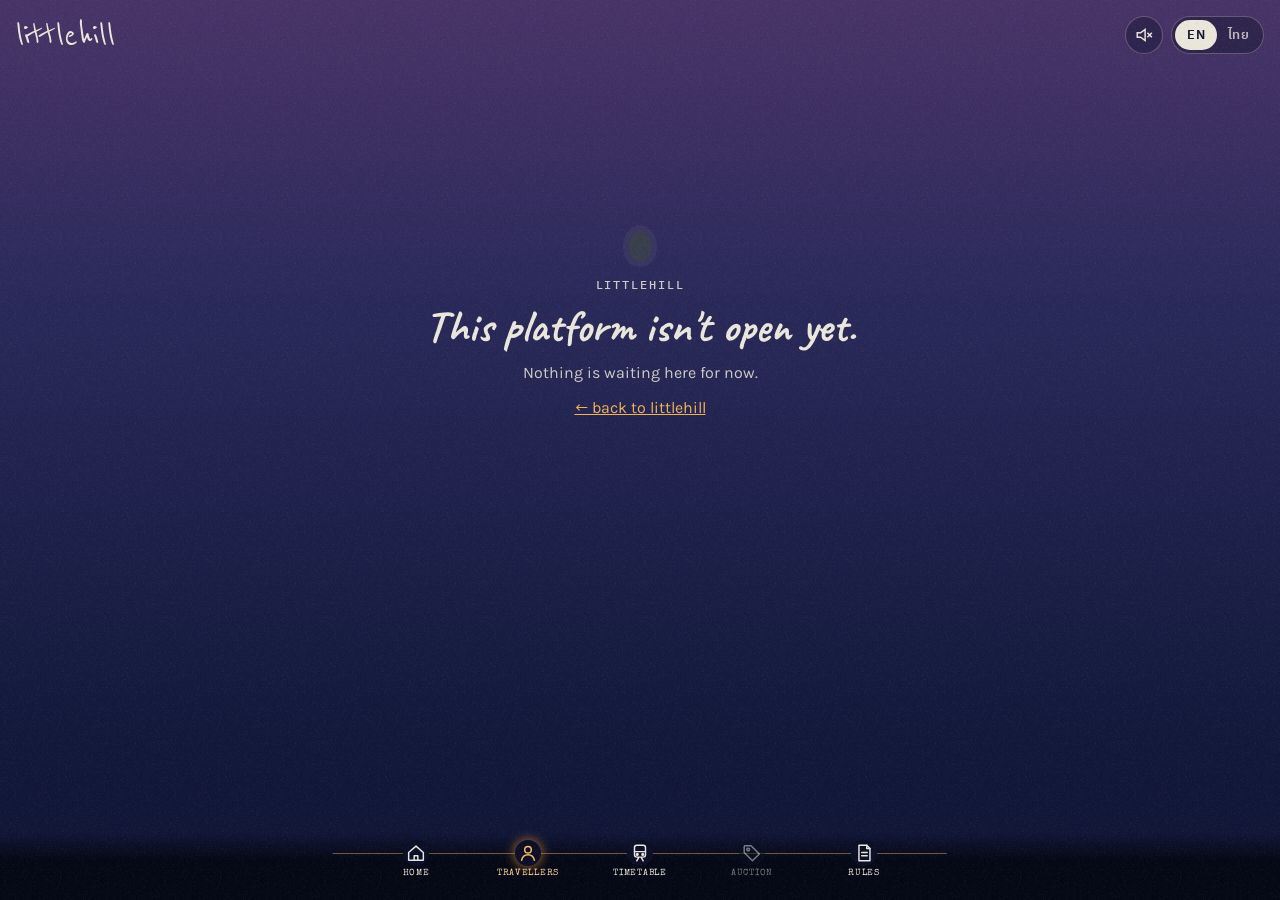
<file: travellers/index.html>
<!doctype html>
<html lang="en" data-veil-wait>
<head><script src="../assets/veil.js"></script><script src="../assets/sound.js"></script>
<meta charset="utf-8"><meta name="color-scheme" content="dark"><style>html{background:#0b1028}</style>
<meta name="viewport" content="width=device-width,initial-scale=1,viewport-fit=cover">
<!-- LAND (H3 · 28 Oct 2026): the registry as a night-sky gallery · keep noindex until Dell switches it on AND links it -->
<meta name="robots" content="noindex,nofollow">
<title>Traveller Registry · littlehill</title>
<meta name="description" content="Every littlehill traveller, hung on the night sky in the order they boarded. A warm light means they found a home.">
<meta property="og:site_name" content="littlehill">
<meta property="og:type" content="website">
<meta property="og:title" content="Traveller registry · littlehill">
<meta property="og:description" content="Every littlehill traveller, hung on the night sky in the order they boarded.">
<meta name="twitter:card" content="summary_large_image">
<meta property="og:url" content="https://littlehill.page/travellers/"><meta property="og:image" content="https://littlehill.page/assets/og/og-travellers.jpg"><meta property="og:image:width" content="1200"><meta property="og:image:height" content="630"><meta property="og:image:alt" content="Every littlehill traveller, in the order they boarded. A warm light means they found a home.">
<meta name="twitter:site" content="@little_hill01">
<link rel="icon" href="data:image/svg+xml,%3Csvg xmlns=%27http://www.w3.org/2000/svg%27 viewBox=%270 0 32 32%27%3E%3Crect width=%2732%27 height=%2732%27 rx=%277%27 fill=%27%23141c30%27/%3E%3Crect x=%2712%27 y=%279%27 width=%278%27 height=%2713%27 rx=%272%27 fill=%27%23f2b45a%27/%3E%3Crect x=%2714%27 y=%276%27 width=%274%27 height=%273%27 fill=%27%23e8e4da%27/%3E%3Crect x=%2711%27 y=%2722%27 width=%2710%27 height=%272%27 fill=%27%23e8e4da%27/%3E%3C/svg%3E">
<link rel="preconnect" href="https://fonts.googleapis.com">
<link rel="stylesheet" href="https://fonts.googleapis.com/css2?family=Caveat:wght@700&family=Reenie+Beanie&family=Special+Elite&family=Sriracha&family=IBM+Plex+Sans+Thai:wght@400;600&family=Karla:wght@400;500;600&family=IBM+Plex+Mono:wght@400;500&display=swap">
<link rel="stylesheet" href="../assets/tokens.css">
<link rel="stylesheet" href="../assets/future.css">
<link rel="stylesheet" href="../assets/site.css">
<style>
/* registry = a salon hang of framed travellers on the night sky above the hill (Dell 27 Oct · mixed B+E+F+G+I+J)
   frames: round (face) · oval (three-quarter) · a few square (full) · tonight's traveller big with a flag
   ink rule (28 Oct): office words = Caveat · Delta = pencil (Reenie Beanie) · the page title stays pencil (Dell) */
:root{--ink:#ece7dc;--ink2:rgba(236,231,220,.74);--ink3:rgba(236,231,220,.48);--paper:#ece6d6;--pi:#2a2620;--pm:#5d5444;--red:#8c2a33;--green:#2f6b4a;--glow:#ffd38a;--mono:"IBM Plex Mono",monospace;--ink-hand:"Caveat","Sriracha",cursive}
html,body{overflow-x:hidden}
body{margin:0;color:var(--ink);font-family:Karla,"IBM Plex Sans Thai",sans-serif;background:linear-gradient(180deg,#4a3468 0,#2a2a5a 300px,#141a3e 700px,#0b1028 1100px) #0b1028 no-repeat;min-height:100vh}
.grain{position:fixed;inset:0;pointer-events:none;z-index:60;background-image:var(--grain,none);background-size:160px 160px}
main.wrap{max-width:none;padding:0}
.top{position:relative;z-index:6;display:flex;align-items:flex-start;justify-content:space-between;gap:10px;padding:12px max(18px,env(safe-area-inset-right,0px)) 0 max(18px,env(safe-area-inset-left,0px));background:none;color:var(--ink)}
.top .brand{font:400 2.4rem/1 "Reenie Beanie",cursive;color:var(--ink);text-decoration:none}
.langsw{display:flex;border:1px solid rgba(236,231,220,.25);border-radius:999px;padding:3px;margin-top:6px}
.langsw button{font:600 .7rem Karla,"IBM Plex Sans Thai",sans-serif;color:var(--ink);background:none;border:0;border-radius:999px;padding:5px 9px;cursor:pointer}
.langsw button[aria-pressed="true"]{background:var(--ink);color:#141a30}
.preview-bar{position:relative;z-index:6;margin:10px 16px 0}
.closed{position:relative;z-index:6}
.mono{font:500 .62rem var(--mono);letter-spacing:.14em}
.ttl{position:relative;z-index:3;text-align:center;margin-top:-6px;padding:0 16px}
.ttl h1{margin:0;font:400 clamp(3rem,8vw,4.2rem)/1 "Reenie Beanie",cursive}
html[lang="th"] .ttl h1{font:400 clamp(2.2rem,7vw,3rem)/1.2 "Sriracha",cursive}
.ttl p{margin:6px auto 0;max-width:36em;color:var(--ink2);font-size:14px}
.sum{display:flex;gap:8px 20px;justify-content:center;margin-top:10px;color:var(--ink2);flex-wrap:wrap}
.sum b{font:400 1.25rem "Special Elite",monospace;color:#ffd9a0;margin-right:5px;letter-spacing:0}
html[lang="th"] .sum span{font-family:"IBM Plex Sans Thai",var(--mono);letter-spacing:.02em;font-size:.74rem}
/* the gallery */
.gal{position:relative;margin:24px auto 0;width:min(1180px,100%);height:var(--gh,760px);overflow-x:clip}
.gal svg.line{position:absolute;inset:0;width:100%;height:100%;overflow:visible;pointer-events:none}
.hill{position:absolute;left:0;right:0;bottom:-60px;height:180px;background:#0a0d22;border-radius:50% 50% 0 0/100% 100% 0 0;z-index:0}
.fr{position:absolute;z-index:2;display:block;color:inherit;text-decoration:none;transform:rotate(var(--r));transition:transform .3s}
a.fr:hover,a.fr:focus-visible{transform:rotate(0) translateY(-4px) scale(1.02)}
a.fr:focus-visible{outline:2px solid var(--glow);outline-offset:6px}
.fr .box{position:relative;padding:7px;background:#2a2340;box-shadow:0 22px 34px rgba(0,0,0,.6),inset 0 0 0 2px #3d3360}
.fr .mat{padding:8px;background:#2f2850 var(--mat,none) center/90px}
.fr .pic{position:relative;aspect-ratio:var(--ar);overflow:hidden;background:#151a38}
.fr .pic img{display:block;width:100%;height:100%;object-fit:cover;object-position:top}
.fr .lt{position:absolute;left:50%;top:-12px;width:46%;height:7px;margin-left:-23%;background:#3d3360;border-radius:3px;z-index:3}
.fr.home .lt:after{content:"";position:absolute;left:-40%;right:-40%;top:5px;height:180px;background:radial-gradient(50% 55% at 50% 0,var(--ccg),transparent 72%);pointer-events:none}
.fr.home .box{box-shadow:0 22px 34px rgba(0,0,0,.6),inset 0 0 0 2px #3d3360,0 0 40px 4px rgba(245,154,62,.18)}
.fr .tag{position:absolute;left:10%;bottom:-30px;background:var(--paper);color:var(--pi);padding:4px 9px 5px;border-left:4px solid var(--cc);transform:rotate(calc(var(--r)*-2));box-shadow:0 4px 8px rgba(0,0,0,.4);white-space:nowrap;z-index:4}
.fr .tag b{font:700 1.05rem/1 var(--ink-hand);margin-right:6px}
.fr .tag span{font:500 .58rem var(--mono);letter-spacing:.08em;color:var(--pm)}
html[lang="th"] .fr .tag span{font-family:"IBM Plex Sans Thai",var(--mono);letter-spacing:0;font-size:.66rem}
.fr.home .tag span{color:var(--green)}.fr.look .tag span{color:var(--red)}
.fr.big .tag b{font-size:1.4rem}
.fr.big .box{box-shadow:0 26px 40px rgba(0,0,0,.6),inset 0 0 0 2px #5a4a86,0 0 0 4px rgba(255,211,138,.35),0 0 60px 10px rgba(245,154,62,.25)}
.flag{position:absolute;right:-10px;top:-14px;z-index:5;background:var(--glow);color:#241a0d;font:500 .6rem var(--mono);letter-spacing:.12em;padding:4px 8px;border-radius:2px;transform:rotate(6deg);box-shadow:0 4px 10px rgba(0,0,0,.4)}
html[lang="th"] .flag{font-family:"IBM Plex Sans Thai",var(--mono);letter-spacing:.02em;font-size:.68rem}
.fr.round .box,.fr.round .mat,.fr.round .pic{border-radius:50%}
.fr.round .box{padding:6px}.fr.round .mat{padding:9px}
.fr.round .tag{left:50%;transform:translateX(-50%) rotate(-2deg)}
.fr.round .lt{top:-16px}
.fr.round.empty .pic{background:radial-gradient(circle at 40% 35%,#262a52,#151933 70%)}
.fr.empty .mat{background:#1a1d3a}
.fr.empty .pic{background:repeating-linear-gradient(90deg,#262a52 0 7px,#1f2347 7px 14px)}
.fr.empty .tag{background:transparent;box-shadow:none;border-left:0;color:var(--ink3)}.fr.empty .tag span{color:var(--ink3)}
.fr.soon .pic:after{content:"";position:absolute;inset:0;background:radial-gradient(60% 50% at 50% 70%,rgba(143,161,184,.35),transparent)}
.fr .pic.noimg{background:radial-gradient(60% 50% at 50% 70%,rgba(143,161,184,.3),#151a38)}
.early .fr.empty{opacity:.55}.early .fr.empty .box{background:transparent;box-shadow:none;border:1.5px dashed rgba(236,231,220,.22)}.early .fr.empty .mat,.early .fr.empty .pic{background:transparent}.early .fr.empty .lt{display:none}
.early .fog{position:absolute;inset:0;z-index:3;pointer-events:none;background:radial-gradient(30% 35% at 15% 45%,rgba(143,161,184,.18),transparent 70%),radial-gradient(30% 35% at 85% 45%,rgba(143,161,184,.18),transparent 70%)}
.dn{position:absolute;z-index:4;width:200px;background:#ffe9a8;color:#2a2620;padding:12px 14px 10px;font:400 1.3rem/1.05 "Reenie Beanie",cursive;transform:rotate(-4deg);box-shadow:0 10px 20px rgba(0,0,0,.45)}
html[lang="th"] .dn{font:400 1rem/1.4 "Sriracha",cursive}
.dn small{display:block;font:500 .55rem var(--mono);letter-spacing:.1em;color:#6a604f;margin-top:6px}
/* owners' wall: luggage tags strung on a line */
.own{position:relative;z-index:3;margin:56px auto 0;width:min(1000px,calc(100% - 20px));text-align:center}
.own h2{margin:0;font:700 2rem var(--ink-hand)}
html[lang="th"] .own h2{font:400 1.6rem "Sriracha",cursive}
.own p{margin:2px 0 14px;font-size:13.5px;color:var(--ink2)}
.line2{position:relative;display:flex;flex-wrap:wrap;justify-content:center;gap:16px 14px;padding-top:16px}
.line2:before{content:"";position:absolute;left:4%;right:4%;top:8px;height:1px;background:rgba(236,231,220,.3)}
.ot{position:relative;background:var(--paper);color:var(--pi);padding:10px 12px 8px 22px;clip-path:polygon(12px 0,100% 0,100% 100%,12px 100%,0 50%);transform:rotate(var(--r));box-shadow:0 8px 16px rgba(0,0,0,.4);text-align:left}
.ot:before{content:"";position:absolute;left:10px;top:50%;width:6px;height:6px;margin-top:-3px;border-radius:50%;background:#0b1028}
.ot b{display:block;font:700 1.15rem/1 var(--ink-hand)}.ot span{font:500 .58rem var(--mono);letter-spacing:.08em;color:var(--pm)}
.own .none{color:var(--ink3);font:400 1.4rem "Reenie Beanie",cursive}
.foot{position:relative;z-index:3;max-width:640px;margin:34px auto 0;padding:0 18px;text-align:center;color:var(--ink3);font-size:12.5px;line-height:1.5}
#toast{position:fixed;left:50%;bottom:92px;transform:translateX(-50%);z-index:70;background:#ece6d6;color:#2a2620;font:500 .74rem var(--mono);padding:9px 14px;border-radius:4px;box-shadow:0 10px 24px rgba(0,0,0,.5);opacity:0;transition:opacity .3s;pointer-events:none}
#toast.on{opacity:1}
@media (prefers-reduced-motion:reduce){.fr,#toast{transition:none}}
</style>
<style>/* r10c (Dell: empty frames first, pictures later): the registry appears once, with its pictures already in the frames */
html:not(.reg-ready) #content{opacity:0}html.reg-ready #content{transition:opacity .4s ease}</style>
<script>function regReady(){document.documentElement.classList.add("reg-ready");window.lhReady&&lhReady();}</script>
<link rel="stylesheet" href="../assets/head.css">
<style>/* r12c (Dell: the registry had cut edges on desktop): the gallery box clipped its hill and fog at 1180px · now they run the full width of the screen */
.gal{overflow-x:visible!important}html,body{overflow-x:clip}
.gal>.hill,.gal>.fog{left:50%!important;right:auto!important;width:100vw!important;margin-left:-50vw!important}
.gal>.hill{border-radius:50% 50% 0 0/100% 100% 0 0}</style>
</head>
<body>
<div class="grain" aria-hidden="true"></div>
<main class="wrap">
  <div class="top lh-head">
    <a class="brand lh-logo" href="../">littlehill</a>
    <nav class="lh-nav" aria-label="littlehill"><a data-k="traveller" href="../traveller/001/">Travellers</a><a data-k="auction" href="../auction/">Auction</a><a data-k="rules" href="../rules/">Boarding rules</a><a data-k="x" class="lh-x" href="https://x.com/little_hill01" target="_blank" rel="noopener">X</a></nav>
    <span class="lh-tr"><button type="button" class="lh-snd" aria-label="Sound" aria-pressed="false"></button><span class="langsw lh-lang" role="group" aria-label="Language"><button type="button" data-set="en" aria-pressed="true">EN</button><button type="button" data-set="th" aria-pressed="false">ไทย</button></span></span>
  </div>
  <p class="preview-bar" id="previewbar" hidden></p>
  <section class="closed" id="closed" hidden></section>
  <div id="content" hidden>
    <div class="ttl"><h1 id="title">Traveller registry</h1><p id="lede"></p><div class="sum mono" id="sum"></div></div>
    <section class="gal" id="gal" aria-label="Travellers"></section>
    <section class="own" id="owners" aria-labelledby="ownT"><h2 id="ownT"></h2><p id="ownP"></p><div class="line2" id="own"></div></section>
    <footer class="foot" id="foot"></footer>
  </div>
  <noscript><p class="ttl">This page needs JavaScript. <a href="../">littlehill →</a></p></noscript>
</main>
<div id="toast" role="status" aria-live="polite"></div>

<!-- used only when the JSON files can't be fetched (e.g. opened straight from the computer) -->
<script type="application/json" id="fb-reg">{"slots":12,"travellers":[{"no":"001","page":"traveller/001/","data":"traveller/001/data.json","img":"traveller/001/img/hero.webp","stage":"preview","liveFromState":true,"firstSeenEp":4,"owner":null,"ownerOptIn":false,"ownerSince":null,"history":[]}]}</script>
<script type="application/json" id="fb-001">{"no":"001","name":{"en":"No.001","th":"No.001"},"epithet":{"en":"[epithet — to be written]","th":"[ฉายา — รอเขียน]"},"facts":[{"k":{"en":"First seen","th":"พบครั้งแรก"},"v":{"en":"Stop 04 · The Living House (Episode 4)","th":"Stop 04 · บ้านมีชีวิต (ตอน 4)"}}]}</script>

<script src="../assets/future.js"></script>
<script>
(function(){
  var TX={
    en:{title:'Traveller registry',lede:'Every traveller who has boarded the night line hangs here, in the order they got on. A warm light means they found a home.',
        seen:'TRAVELLERS SEEN',seen1:'TRAVELLER SEEN',home:'FOUND A HOME',left:'STILL TO BOARD',fog:'STILL IN THE FOG',
        st:{preview:'ARRIVING · STOP {s}',open:'LOOKING FOR A HOME',extended:'LOOKING FOR A HOME',closed:'BIDDING CLOSED',sold:'HOME · STOP {s}'},
        empty:'NOT YET BOARDED',flagOpen:'TONIGHT · STOP {s}',flagSoon:'SOON · STOP {s}',
        dn1:'One aboard. {n} frames waiting. I dusted them anyway.',dnN:'{a} aboard so far. {h} found a home. I keep the lights on for the rest.',dnH0:'{a} aboard so far. None home yet. I keep the lights on.',
        ownT:'Owners’ wall',ownP:'Only owners who said yes, by the name they chose.',ownNone:'Nobody on the wall yet.',with:'WITH NO.{n}',
        fogT:'Still in the fog · this frame fills when a traveller boards',
        foot:'Owners are shown by the handle they choose, and only if they ask to be. Earlier owners stay private unless they agreed to be named.'},
    th:{title:'ทะเบียนนักเดินทาง',lede:'นักเดินทางทุกคนที่ขึ้นรถไฟสายกลางคืนแขวนอยู่ที่นี่ เรียงตามลำดับที่ขึ้นรถ · ไฟอุ่นหมายความว่าได้บ้านแล้ว',
        seen:'นักเดินทางที่พบแล้ว',seen1:'นักเดินทางที่พบแล้ว',home:'ได้บ้านแล้ว',left:'ยังไม่ขึ้นรถ',fog:'ยังอยู่ในหมอก',
        st:{preview:'กำลังมาถึง · STOP {s}',open:'กำลังหาบ้าน',extended:'กำลังหาบ้าน',closed:'ปิดรับบิดแล้ว',sold:'ได้บ้าน · STOP {s}'},
        empty:'ยังไม่ขึ้นรถไฟ',flagOpen:'คืนนี้ · STOP {s}',flagSoon:'เร็ว ๆ นี้ · STOP {s}',
        dn1:'ขึ้นรถมาหนึ่งคน · กรอบรออีก {n} อัน · ฉันปัดฝุ่นไว้ก่อนแล้ว',dnN:'ขึ้นรถมาแล้ว {a} คน · ได้บ้าน {h} คน · ฉันเปิดไฟรอคนที่เหลือ',dnH0:'ขึ้นรถมาแล้ว {a} คน · ยังไม่มีใครได้บ้าน · ฉันเปิดไฟรอไว้',
        ownT:'กำแพงเจ้าของ',ownP:'เฉพาะเจ้าของที่ตอบตกลง ด้วยชื่อที่เขาเลือกเอง',ownNone:'ยังไม่มีใครบนกำแพง',with:'กับ NO.{n}',
        fogT:'ยังอยู่ในหมอก · กรอบนี้จะเต็มเมื่อมีนักเดินทางขึ้นรถ',
        foot:'เจ้าของแสดงด้วยชื่อเล่นที่เขาเลือกเอง และเฉพาะเมื่อเขาขอให้แสดง · เจ้าของคนก่อนไม่แสดงชื่อ เว้นแต่เขาตกลง'}};
  var COL=['#f59a3e','#e07a9a','#6fb3d9','#e8b04a','#8cc37a','#c77ad1','#5fc9b0','#ff8d6b','#9fa8d8','#d9a06f','#7fc7c0','#c9b26a'];
  /* salon hang templates · [x %, y px, width %, shape, tilt] · shape: o = round · v = oval · 3/4 / 4/5 = rectangle · first entry of EARLY / LATE_BIG = the big frame */
  var LATE=[[2,90,13,'o',0],[17,10,10,'v',0],[16.5,240,12,'3/4',-1],[29.5,70,13,'o',0],[3,340,11,'v',0],[16.5,460,11,'o',0],[29.5,330,11,'v',0],[66,30,10,'v',0],[78,70,11,'o',0],[66,320,11,'o',0],[78.5,290,12,'3/4',-2],[88,470,9,'o',0]],
      LATE_BIG=[43,20,20,'3/4',-1],
      EARLY=[[38,40,24,'3/4',-1],[8,60,8,'o',0],[19,20,7,'v',0],[18,250,8,'o',0],[6,300,7,'v',0],[29,470,7,'o',0],[66,30,7,'v',0],[76,90,8,'o',0],[88,40,7,'v',0],[67,280,8,'o',0],[80,330,7,'v',0],[63,470,7,'o',0]],
      PH=[[54,20,38,'v',0],[4,10,42,'o',0],[4,250,40,'4/5',-1],[52,300,44,'o',0],[6,520,38,'v',0],[52,560,40,'o',0],[4,800,40,'v',0],[52,800,40,'v',0],[4,1060,40,'o',0],[52,1090,40,'o',0],[28,1300,44,'3/4',-2],[6,1300,0,0,0]],
      PH_EARLY=[[6,0,26,'o',0],[38,30,22,'v',0],[68,0,26,'o',0],[6,170,22,'v',0],[36,190,26,'o',0],[68,170,24,'v',0],[8,340,24,'o',0],[40,350,22,'v',0],[70,340,24,'o',0],[6,500,22,'v',0],[38,520,26,'o',0]];
  var REG=LH.inline('fb-reg')||{slots:12,travellers:[]};
  var DATA={};try{var f1=LH.inline('fb-001');if(f1)DATA['001']=f1;}catch(e){}
  var $=function(id){return document.getElementById(id);},E=LH.esc;
  function pad(n){n=String(n);while(n.length<3)n='0'+n;return n;}
  function fill(s,o){return String(s).replace(/\{(\w)\}/g,function(_,k){return o[k]==null?'':o[k];});}
  function stageOf(t){var st=t.stage||'teaser',S=LH.state;
    if(t.liveFromState&&S){var s=(S.traveller||{}).stage,a=(S.auction||{}).status;if(s)st=s;if(a==='sold')st='sold';}
    return st;}
  function stopOf(t){var d=DATA[t.no]||{},s=t.stop||t.firstSeenEp;if(!s){var f=(d.facts||[]).filter(function(x){return x&&x.k&&x.k.en==='First seen';})[0];var m=f&&/Stop\s*(\d+)/.exec(f.v&&f.v.en||'');if(m)s=+m[1];}return s?(+s<10?'0':'')+(+s):'';}
  function cls(st){return st==='sold'?'home':(st==='open'||st==='extended')?'look':st==='preview'?'soon':st==='closed'?'closed':'empty';}
  function shapeOf(t,slotShape){var f=t&&t.frame;if(f==='round')return 'o';if(f==='oval')return 'v';if(f==='rect')return slotShape==='o'||slotShape==='v'?'3/4':slotShape;return slotShape;}
  var gw=0;
  function frame(t,no,p,big,L,cents,cc){
    var shape=t?shapeOf(t,p.ar):p.ar,round=shape==='o',oval=shape==='v',ar=round?'1/1':oval?'3/4':shape;
    var st=t?stageOf(t):'none',c=t?cls(st):'empty',s=t?stopOf(t):'',dir=t?'../'+String(t.page||('traveller/'+no+'/')).replace(/\/?$/,'/'):'';
    var img=t&&st!=='teaser'?(big?'hero':round?'g2-face':oval?'g3-34':'g1-front'):'';
    var wpx=gw*p.w/100,hpx=wpx*(+ar.split('/')[1])/(+ar.split('/')[0]);
    cents.push({x:gw*p.x/100+wpx/2,y:p.y+12,on:!!t});
    var tagTxt=t?fill(L.st[st]||'',{s:s}):L.empty;
    var flag=big&&t?(st==='open'||st==='extended'?fill(L.flagOpen,{s:s}):st==='preview'?fill(L.flagSoon,{s:s}):''):'';
    var style='left:'+p.x+'%;top:'+p.y+'px;width:'+p.w+'%;--r:'+p.r+'deg;--ar:'+ar+';--cc:'+cc+';--ccg:'+cc+'8c'+(t?';--mat:url('+dir+'img/blanket-tile.webp)':'');
    var inner=(flag?'<span class="flag">'+E(flag)+'</span>':'')+'<span class="lt"></span><div class="box"><div class="mat"><div class="pic">'+
      (img?'<img alt="" decoding="async" src="'+E(dir+'img/'+img+'.webp')+'">':'')+'</div></div></div>'+
      '<div class="tag"><b>'+(t?'No.'+E(no):E(no))+'</b><span>'+E(tagTxt)+'</span></div>';
    var k='fr '+c+(round?' round':'')+(oval?' round oval':'')+(big?' big':'');
    return t?'<a class="'+k+'" href="'+E(dir)+'" style="'+style+'" aria-label="No.'+E(no)+' · '+E(tagTxt)+'">'+inner+'</a>'
            :'<div class="'+k+'" style="'+style+'" tabindex="0" role="button" aria-label="No.'+E(no)+' · '+E(L.empty)+'" data-fog="1">'+inner+'</div>';}
  function render(){
    var L=TX[LH.lang]||TX.en;document.documentElement.lang=LH.lang;
    $('title').textContent=L.title;$('lede').textContent=L.lede;$('foot').textContent=L.foot;$('ownT').textContent=L.ownT;$('ownP').textContent=L.ownP;
    var by={},list=[],order=[];(REG.travellers||[]).forEach(function(t){if(t&&t.no&&stageOf(t)!=='teaser'){by[pad(t.no)]=t;}});
    var n=Math.max(+REG.slots||12,1);Object.keys(by).forEach(function(k){if(+k>n)n=+k;});
    var boarded=Object.keys(by).sort(),home=boarded.filter(function(k){return stageOf(by[k])==='sold';}).length;
    var cur=boarded.filter(function(k){var s=stageOf(by[k]);return s==='preview'||s==='open'||s==='extended'||s==='closed';})[0]||boarded[boarded.length-1]||'001';
    var early=boarded.length<=3;document.body.classList.toggle('early',early);
    $('sum').innerHTML='<span><b>'+boarded.length+'</b>'+E(boarded.length===1?L.seen1:L.seen)+'</span><span><b>'+home+'</b>'+E(L.home)+'</span><span><b>'+(n-boarded.length)+'</b>'+E(early?L.fog:L.left)+'</span>';
    var gal=$('gal');gw=gal.clientWidth||Math.min(1180,innerWidth);var narrow=innerWidth<760,o='',cents=[];
    var nos=[];for(var i=1;i<=n;i++)nos.push(pad(i));
    var rest=nos.filter(function(x){return x!==cur;});
    function slotAt(T,i,dy){var b=T[i%T.length];return {x:b[0],y:b[1]+Math.floor(i/T.length)*dy,w:b[2],ar:b[3],r:b[4]};}
    var gh;
    if(narrow){var bigW=84,off=(innerWidth*.84)*4/3+70;
      o+=frame(by[cur],cur,{x:8,y:0,w:bigW,ar:'3/4',r:-1},true,L,cents,COL[(+cur-1)%COL.length]);
      var T=early?PH_EARLY:PH.filter(function(m){return m[2]>0;}),dy=early?680:1460;
      rest.forEach(function(no,i){var p=slotAt(T,i,dy);p.y=p.y*1.12+off;o+=frame(by[no],no,p,false,L,cents,COL[(+no-1)%COL.length]);});
      var last=cents.reduce(function(m,c){return Math.max(m,c.y);},0);gh=last+innerWidth*.6+120;
    }else{
      var BIG=early?EARLY[0]:LATE_BIG,TS=early?EARLY.slice(1):LATE;
      o+=frame(by[cur],cur,{x:BIG[0],y:BIG[1],w:BIG[2],ar:BIG[3],r:BIG[4]},true,L,cents,COL[(+cur-1)%COL.length]);
      rest.forEach(function(no,i){var p=slotAt(TS,i,560);o+=frame(by[no],no,p,false,L,cents,COL[(+no-1)%COL.length]);});
      gh=Math.max(720,cents.reduce(function(m,c){return Math.max(m,c.y);},0)+260);
      var dn=boarded.length<=1?fill(L.dn1,{n:n-boarded.length}):home?fill(L.dnN,{a:boarded.length,h:home}):fill(L.dnH0,{a:boarded.length});
      o+='<div class="dn" style="left:84%;top:'+(early?520:500)+'px">'+E(dn)+'<small>— DELTA</small></div>';
    }
    gal.style.setProperty('--gh',Math.round(gh)+'px');
    /* the night line: a dotted golden line through the boarded frames, in boarding order */
    var pos={};var all=[cur].concat(rest);all.forEach(function(no,i){pos[no]=cents[i];});
    var pts=boarded.map(function(no){return pos[no];}).filter(Boolean);
    var svg='<svg class="line" viewBox="0 0 '+gw+' '+Math.round(gh)+'" preserveAspectRatio="none" aria-hidden="true">';
    if(pts.length>1)svg+='<polyline points="'+pts.map(function(c){return c.x.toFixed(1)+','+(c.y-16).toFixed(1);}).join(' ')+'" fill="none" stroke="rgba(242,180,90,.45)" stroke-width="1.2" stroke-dasharray="2 6"/>';
    pts.forEach(function(c){svg+='<circle cx="'+c.x.toFixed(1)+'" cy="'+(c.y-16).toFixed(1)+'" r="2.4" fill="#ffd38a"/>';});
    svg+='</svg>';
    gal.innerHTML=svg+o+'<div class="hill"></div>'+(early?'<div class="fog"></div>':'');
    var mb=0;[].forEach.call(gal.querySelectorAll('.fr'),function(f){mb=Math.max(mb,f.offsetTop+f.offsetHeight);});if(mb)gal.style.setProperty('--gh',Math.round(mb+(narrow?110:160))+'px');
    [].forEach.call(gal.querySelectorAll('.pic img'),function(im){im.addEventListener('error',function(){im.parentNode.classList.add('noimg');im.remove();});});
    [].forEach.call(gal.querySelectorAll('[data-fog]'),function(f){function go(){toast(L.fogT);}f.addEventListener('click',go);f.addEventListener('keydown',function(e){if(e.key==='Enter'||e.key===' '){e.preventDefault();go();}});});
    /* owners' wall: current owners who opted in (and only once the traveller has found a home) */
    var ow=boarded.filter(function(k){var t=by[k];return stageOf(t)==='sold'&&t.ownerOptIn===true&&t.owner;});
    $('own').innerHTML=ow.length?ow.map(function(k,i){return '<div class="ot" style="--r:'+[-3,2,-1,3,-2][i%5]+'deg"><b>'+E(by[k].owner)+'</b><span>'+E(fill(L.with,{n:k}))+'</span></div>';}).join(''):'<p class="none">'+E(L.ownNone)+'</p>';
  }
  var tt;function toast(m){var t=$('toast');t.textContent=m;t.classList.add('on');clearTimeout(tt);tt=setTimeout(function(){t.classList.remove('on');},2200);}
  /* grain: drawn once (no live filter, no blend over moving things) */
  try{var c=document.createElement('canvas');c.width=c.height=160;var x=c.getContext('2d'),d=x.createImageData(160,160),s=7;function r(){s=(s*16807)%2147483647;return s/2147483647;}
    for(var i=0;i<d.data.length;i+=4){var v=r()<.5?255:0;d.data[i]=d.data[i+1]=d.data[i+2]=v;d.data[i+3]=Math.round(r()*r()*12);}
    x.putImageData(d,0,0);document.documentElement.style.setProperty('--grain','url('+c.toDataURL()+')');}catch(e){}
  (function(w){addEventListener('resize',function(){if(innerWidth!==w){w=innerWidth;if(LH.visible())render();}});})(innerWidth);
  LH.start({key:'travellers',root:'../',render:render}).then(function(show){
    if(!show){regReady();return;}
    LH.get('travellers.json').then(function(j){REG=j;},function(){}).then(function(){
      return Promise.all((REG.travellers||[]).map(function(t){if(!t||!t.data)return null;
        return LH.get('../'+t.data).then(function(d){DATA[t.no]=d;},function(){});}));
    }).then(function(){LH.redraw();var im=[].slice.call(document.querySelectorAll('#gal img'));Promise.race([Promise.all(im.map(function(i){return i.decode?i.decode().catch(function(){}):null;})),new Promise(function(r){setTimeout(r,1500);})]).then(regReady);});
  });
})();
</script>
<script src="../assets/nav.js" data-root="../" data-page="travellers" defer></script>
<!-- Cloudflare Web Analytics --><script type='module' src='https://static.cloudflareinsights.com/beacon.min.js' data-cf-beacon='{"token": "a5e8331a247b4f51a929a584b0bb5838"}'></script><!-- End Cloudflare Web Analytics -->
</body>
</html>
</file>
<file: assets/head.css>
/* littlehill · one top bar for every page (r12 · Dell: logo, sound and language sat at different heights/sizes on each page, and moved after load)
   logo top-left · sound + language top-right · same size and the same line everywhere · all in the HTML from the start, nothing is moved by script */
html body .lh-head{position:relative!important;min-height:70px!important;padding-top:0!important}
html body .lh-logo{position:absolute!important;top:16px!important;left:max(16px,env(safe-area-inset-left,0px))!important;margin:0!important;transform:none!important;
  font:400 40px/38px "Reenie Beanie",cursive!important;letter-spacing:0!important;color:#ece7dc!important;text-decoration:none!important;z-index:60}
html body .lh-logo a,html body .lh-logo .brand{font:inherit!important;color:inherit!important;text-decoration:none!important}
html body .lh-logo small,html body .lh-logo .brandcap{display:block;margin-top:2px;font:500 10px/1.2 "IBM Plex Mono",monospace!important;letter-spacing:.14em;text-transform:uppercase;color:rgba(236,231,220,.55)!important}
html body .lh-tr{position:absolute!important;top:16px!important;right:max(16px,env(safe-area-inset-right,0px))!important;left:auto!important;bottom:auto!important;margin:0!important;transform:none!important;
  display:flex!important;align-items:center;gap:8px;height:38px;z-index:61}
html body .lh-tr>button:not(.lh-x){box-sizing:border-box;width:38px!important;height:38px!important;min-width:0!important;padding:0!important;margin:0!important;border-radius:50%!important;
  border:1px solid rgba(236,231,220,.28)!important;background:rgba(11,16,40,.38)!important;color:#ece7dc!important;display:grid!important;place-items:center;cursor:pointer;font-size:0!important}
html body .lh-tr>button:not(.lh-x)>span{display:none!important}
html body .lh-tr>button:not(.lh-x) svg{width:18px;height:18px}
html body .lh-tr .lh-lang{order:9;position:static!important;display:flex!important;align-items:center;gap:0;height:38px;box-sizing:border-box;padding:3px!important;margin:0!important;transform:none!important;
  border:1px solid rgba(236,231,220,.28)!important;border-radius:999px!important;background:rgba(11,16,40,.38)!important}
html body .lh-tr .lh-lang button{box-sizing:border-box;height:30px;min-width:42px;padding:0 11px!important;margin:0!important;border:0!important;border-radius:999px!important;background:none!important;
  font:600 13px/1 "IBM Plex Sans","IBM Plex Sans Thai",sans-serif!important;letter-spacing:.02em!important;text-transform:none!important;color:rgba(236,231,220,.78)!important;text-decoration:none!important;cursor:pointer}
html body .lh-tr .lh-lang button[aria-pressed=true]{background:#ece7dc!important;color:#141a30!important}
html body .lh-tr #xl{display:none!important}
/* per page: each container sits at a different spot, so the bar is pinned to the same screen line */
html body header.top .lh-head>.lh-logo,html body header.top .lh-head>.lh-tr{top:2px!important}
html body .top.lh-head .brandwrap.lh-logo{left:0!important;top:-6px!important}
html body .top.lh-head>span>.lh-tr{right:0!important;top:-6px!important}
html body .topbar.lh-head .lh-logo{left:0!important;top:0!important}
html body .topbar.lh-head .lh-tr{right:0!important;top:0!important}
html body [data-lang] header>.lh-tr{top:-54px!important}
html body #shift{display:none!important} /* auction: the "dusk shift" tag had no room in the shared bar */
/* r12b: moved to the page corners (body), so containers' centring on desktop no longer shifts them */
html body .lh-logo.lh-top,html body .lh-tr.lh-top{top:calc(16px + var(--barh,0px))!important}
html body .lh-logo.lh-top{left:max(16px,env(safe-area-inset-left,0px))!important}
html body .lh-tr.lh-top{right:max(16px,env(safe-area-inset-right,0px))!important}
html body.locked .lh-top{visibility:hidden!important} /* delivery: the ceremony has its own sound + skip in these corners */
/* r15 (Dell on the live site: the menu jumped): each page ships the old text menu and nav.js turns it into the icon rail a moment later · keep the old one invisible until then (shown anyway after 2 s if nav.js never runs) · the rail fades in */
html body .lh-nav:not(.lh-rail){visibility:hidden;animation:lhnavshow 0s 2s forwards}
@keyframes lhnavshow{to{visibility:visible}}
html body .lh-nav.lh-rail{animation:lhrailin .25s ease-out}
@keyframes lhrailin{from{opacity:0}}
</file>
<file: assets/tokens.css>
/* littlehill · colour tokens (one file for the whole site) · P10 · 24 Oct 2026
   Every colour the pages use lives here. Pages keep their own short names (--ink, --muted, --sky-top …)
   but those now point at these tokens, so changing a value here changes it everywhere it is used.
   Layers follow the world design system (P3): 1 core "The Line" → 2 zone → 3 stop → 4 traveller.
   Rules: lantern = the one warm light on every page · stamp ink sits on cream paper only · info text >= 4.5:1.
   "-rgb" twins are for see-through versions: rgba(var(--lh-ink-rgb),.16). Load this file BEFORE a page's own <style>.
   Not covered: delivery/_template (private page, its own palette) and colours drawn inside SVG/HTML attributes. */
:root{
  /* ── 1 · core: night, ink, fog, lantern, paper ───────────────────────── */
  --lh-night:#141c30;        --lh-night-rgb:20,28,48;     /* page ground, text on light buttons */
  --lh-night-low:#2b3550;                                  /* lower sky, most pages */
  --lh-deep-rgb:10,14,26;                                  /* dark boxes on the sky (auction rules/log) */
  --lh-abyss-rgb:8,10,18;                                  /* image viewer backdrop */
  --lh-ink:#e8e4da;          --lh-ink-rgb:232,228,218;    /* main text on night */
  --lh-fog:#8fa1b8;          --lh-fog-rgb:143,161,184;    /* fog colour (decoration) */
  --lh-lantern:#f2b45a;      --lh-lantern-rgb:242,180,90; /* the one warm light · main button */
  --lh-lantern-glow:rgba(242,180,90,.35);
  --lh-lantern-soft:#f0c27a; --lh-lantern-soft-rgb:240,194,122; /* "someone knocked" banner, demo boxes */
  --lh-on-lantern:#241a0d;                                 /* text on a lantern button */
  --lh-unlit:#3a3f4d;                                      /* a lantern that is not lit */
  --lh-paper:#ece6d6;                                      /* registry card, tickets, notes */
  --lh-paper-ink:#2a2620;    --lh-paper-ink-rgb:42,38,32;
  --lh-paper-label:#6b6150;                                /* small labels on paper (5.0:1) */
  --lh-paper-muted:#7a705c;                                /* ⚠ 3.9:1 on paper → small text uses --lh-paper-muted-strong */
  --lh-paper-muted-strong:#5e5544;                         /* small text on paper (6.0:1) · auction card since P2 */
  --lh-paper-hatch-a:#d9d1bd; --lh-paper-hatch-b:#e3dcc9;  /* striped "art goes here" boxes */
  --lh-shadow-rgb:0,0,0;
  /* soft dark halo behind small text where fog or a bright horizon passes under it (same as the auction sold labels, P2) */
  --lh-halo:0 0 2px rgba(10,14,26,.6),0 0 8px rgba(10,14,26,.5),0 0 18px rgba(10,14,26,.4);
  --lh-halo-strong:0 0 2px rgba(10,14,26,.85),0 0 6px rgba(10,14,26,.7),0 0 16px rgba(10,14,26,.55); /* for text sitting on fog itself */

  /* ── secondary text on the night sky (muted cream, just bright enough) ─ */
  --lh-muted:#a3acbd;          /* gate · teaser · future pages */
  --lh-muted-cool:#9aa3b5;     /* traveller page (before P10) */
  --lh-muted-cream:#b2b3b8;    /* auction: shift name, general secondary (P2) */
  --lh-cream-1:#c7c5c3;        /* auction: rules box + log on dusk/dawn/closed skies */
  --lh-cream-2:#dedacf;        /* auction: rules line under the price, sold eyebrow */
  --lh-cream-3:#f0ebdf;        /* auction sold: "Closed …" line */
  --lh-cream-4:#f4f0e6;        /* auction sold: date inside that line */
  --lh-cream-fog:#cfccc6;      /* secondary text on pages where text scrolls over a fog band (traveller, future pages) · P10 */

  /* ── registry stamps (on paper only) ───────────────────────────────── */
  --lh-stamp-wait:#8a3b2e;   --lh-stamp-wait-rgb:138,59,46; /* small red links on paper cards (Meet No.001 · Open page …) */
  --lh-stamp-home:#2f6b4a;                                   /* "Found a home" */
  --lh-stamp-stop:#8c2a33;                                   /* stamp ink (P3 · Dell 24 Oct) · seal red, not orange · the "Looking for a home" stamp on paper cards (P10) · 6.8:1 on the card */

  /* ── skies: auction shifts (top / low / horizon) ───────────────────── */
  --lh-sky-dusk-top:#1b2440;   --lh-sky-dusk-low:#3a4566;   --lh-sky-dusk-hz:#c9835a;
  --lh-sky-night-top:#0f1628;  --lh-sky-night-low:#1f2a47;  --lh-sky-night-hz:#5a5f86;
  --lh-sky-two-top:#0a0f1d;    --lh-sky-two-low:#141c33;    --lh-sky-two-hz:#2c3556;
  --lh-sky-dawn-top:#1a2236;   --lh-sky-dawn-low:#36445f;   --lh-sky-dawn-hz:#7d8aa3;
  --lh-sky-closed-top:#121a2c; --lh-sky-closed-low:#2a3550; --lh-sky-closed-hz:#6f7895;
  --lh-sky-sold-top:#2a3557;   --lh-sky-sold-low:#7f86a8;   --lh-sky-sold-hz:#f2c48a;

  /* ── skies: other pages ─────────────────────────────────────────────── */
  --lh-sky-teaser-low:#1d2843;   /* teaser: top = night-top, horizon = dusk-low */
  --lh-rail:#0b101c;             /* teaser platform iron */
  --lh-sky-gate-hz:#5a4a4a;      /* front door: warm earth at the bottom */
  --lh-sky-trav-floor:#3a3a4c;   /* traveller page: bottom of the sky */
  --lh-window-top:#2a3048; --lh-window-low:#1c2236; --lh-viewer-btn:#0d1120; /* traveller page: train window, viewer */

  /* ── 2.5D scene layers (P10 · placeholder shapes until Dell's layered art, ข2) ── */
  --lh-hill-far:#1a2238; --lh-hill-near:#131a2c; --lh-train:#141a2a; --lh-rail-line:#2a3248;

  /* ── day paper (Boarding rules is a light page) ─────────────────────── */
  --lh-day-ground:#f1ece0; --lh-day-raised:#fbf8f1; --lh-day-muted:#5f584c;
  --lh-day-lantern:#93560b;      /* lantern colour that reads on paper · P10: #9a5a0c → #93560b so small text on the cream card passes 4.5 (4.39 → 4.71) */
  --lh-day-glow:#24324a;         /* rules header night glow */
  --lh-day-tint-1:#cfc6b4; --lh-day-tint-2:#d8cdb4; --lh-day-tint-3:#e9e1cf; --lh-day-tint-4:#e2dccd; --lh-day-tint-5:#f6f2e8; /* rules illustrations */
}
</file>
<file: assets/future.css>
/* littlehill · shared look for the prototype pages (travellers · atlas · owners · shop) · 24 Oct 2026
   Same night palette as the registry/auction pages. Loaded BEFORE site.css so the shared nav keeps its own rules. */
:root{color-scheme:dark;--sky-top:var(--lh-night);--sky-low:var(--lh-night-low);--horizon:var(--lh-sky-closed-hz);--ink:var(--lh-ink);--muted:var(--lh-cream-fog);--lantern:var(--lh-lantern);--lantern-glow:rgba(var(--lh-lantern-rgb),.35);
  --paper:var(--lh-paper);--paper-ink:var(--lh-paper-ink);--label:var(--lh-paper-label);--rule:rgba(var(--lh-ink-rgb),.18);--fog:rgba(var(--lh-fog-rgb),.22);
  --f-hand:"Caveat","Comic Sans MS",cursive;--f-body:"Karla","IBM Plex Sans Thai",system-ui,sans-serif;--f-mono:"IBM Plex Mono",ui-monospace,Consolas,monospace}
*{box-sizing:border-box}
html,body{min-height:100%}
body{margin:0;background:linear-gradient(180deg,var(--sky-top) 0%,var(--sky-low) 70%,var(--horizon) 100%) fixed;color:var(--ink);font:16px/1.55 var(--f-body)}
html[lang="th"] body{font-family:"IBM Plex Sans Thai","Karla",system-ui,sans-serif}
a{color:var(--lantern)}
.wrap{max-width:860px;margin:0 auto;padding-left:max(16px,env(safe-area-inset-left,0px));padding-right:max(16px,env(safe-area-inset-right,0px));padding-block:24px 56px;display:grid;gap:22px}
.top{display:flex;justify-content:space-between;align-items:baseline;gap:10px 12px;flex-wrap:wrap}
.brand{font:700 1.5rem/1 var(--f-hand);letter-spacing:.02em}
.langsw{display:flex;gap:2px;border:1px solid var(--rule);border-radius:999px;padding:2px}
.langsw button{font:500 .72rem var(--f-mono);background:transparent;color:var(--ink);border:0;border-radius:999px;padding:3px 9px;cursor:pointer;min-height:28px}
.langsw button[aria-pressed="true"]{background:var(--ink);color:var(--lh-night)}
.langsw button:focus-visible{outline:2px solid var(--lantern);outline-offset:2px}
header h1{font:700 clamp(2.4rem,8vw,3.4rem)/1.05 var(--f-hand);margin:8px 0 6px}
html[lang="th"] header h1,html[lang="th"] .hand{font-family:"Sriracha","Caveat",cursive;font-weight:400}
html[lang="th"] header h1{font-size:clamp(2rem,7vw,2.8rem)}
.kicker{font:500 .74rem var(--f-mono);letter-spacing:.16em;text-transform:uppercase;color:var(--muted)}
.lede{color:var(--muted);margin:0;max-width:36em}
.hand{font-family:var(--f-hand);font-weight:700}
.mono{font-family:var(--f-mono)}
footer{color:var(--muted);font-size:.85rem;background:rgba(var(--lh-deep-rgb),.5);border-radius:8px;padding:10px 12px}
/* P10: page-end text sits in the same small dark box as the auction page's rules box (the sky behind it is not touched) */
.endbox{background:rgba(var(--lh-deep-rgb),.5);border-radius:8px;padding:10px 12px}
[hidden]{display:none!important}
:focus-visible{outline:2px solid var(--lantern);outline-offset:3px}

/* gate: closed platform + preview banner */
.closed{min-height:52vh;display:grid;place-content:center;text-align:center;gap:10px;padding:24px 8px}
.closed .lamp{width:22px;height:30px;margin:0 auto 6px;border-radius:50% 50% 45% 45%;background:var(--lh-unlit);box-shadow:0 0 0 6px rgba(var(--lh-ink-rgb),.05)}
.closed h1{font:700 clamp(2rem,7vw,2.8rem)/1.1 var(--f-hand);margin:0}
.closed p{color:var(--muted);margin:0;max-width:30em}
.preview-bar{font:500 .74rem/1.5 var(--f-mono);letter-spacing:.04em;color:var(--lh-on-lantern);background:var(--lantern);border-radius:8px;padding:8px 12px}

/* paper card */
.paper{background:var(--paper);color:var(--paper-ink);border-radius:8px;box-shadow:0 10px 28px rgba(var(--lh-shadow-rgb),.35)}
.btn{display:inline-flex;align-items:center;gap:8px;background:var(--lantern);color:var(--lh-on-lantern);font-weight:600;text-decoration:none;border-radius:999px;padding:11px 20px;border:0;font-family:inherit;font-size:1rem;min-height:44px}
.btn.ghost{background:none;color:var(--ink);border:1px solid var(--rule)}
.chip{display:inline-block;font:600 .7rem var(--f-mono);letter-spacing:.1em;text-transform:uppercase;border-radius:999px;padding:3px 9px;background:rgba(var(--lh-night-rgb),.82);color:var(--ink)}
@media (prefers-reduced-motion:no-preference){.lift{transition:transform .2s ease,box-shadow .2s ease}.lift:hover{transform:translateY(-2px);box-shadow:0 14px 32px rgba(var(--lh-shadow-rgb),.42)}}
</file>
<file: assets/site.css>
/* littlehill · shared station-sign nav (thin layer on top of each page's own look) */
.lh-nav{display:flex;flex-wrap:wrap;align-items:center;gap:4px 14px;font:500 .7rem/1.4 "IBM Plex Mono",ui-monospace,Consolas,monospace;letter-spacing:.12em;text-transform:uppercase}
.lh-nav a{color:inherit;opacity:.72;text-decoration:none;border-bottom:1px solid transparent;padding:6px 0;white-space:nowrap}
.lh-nav a:hover{opacity:1;border-bottom-color:currentColor}
.lh-nav a:focus-visible{opacity:1;outline:2px solid var(--lh-lantern);outline-offset:3px;border-radius:2px}
.lh-nav a[aria-current="page"]{opacity:1;color:var(--lh-lantern)}
.lh-nav a[hidden]{display:none}
.lh-nav .lh-x{letter-spacing:.04em;text-transform:none}
/* inside a page's top bar: on narrow screens the sign drops to its own line under brand + language */
.top .lh-nav{order:3;flex-basis:100%}
@media (min-width:720px){.top .lh-nav{order:0;flex-basis:auto;margin-left:auto;margin-right:6px}}
a.brand,a.lh-home{color:inherit;text-decoration:none}
/* rules page: one thin night strip above both language versions */
.lh-bar{background:var(--lh-night);color:var(--lh-ink);display:flex;align-items:center;gap:4px 16px;flex-wrap:wrap;padding:8px max(16px,env(safe-area-inset-right,0px)) 4px max(16px,env(safe-area-inset-left,0px))}
.lh-bar .lh-home{font:700 1.25rem/1 "Caveat","Sriracha",cursive;margin-right:4px}
html[lang="th"] .lh-bar .lh-home{font-family:"Caveat",cursive}
/* contextual links */
.lh-ctx{display:inline-block;margin-top:8px;color:var(--lh-lantern);text-decoration:none;border-bottom:1px solid rgba(var(--lh-lantern-rgb),.45);font-size:.95rem}
.lh-ctx:hover{border-bottom-color:var(--lh-lantern)}
.lh-ctx[hidden]{display:none}
.lh-foot{margin:28px auto 0;max-width:760px;padding:0 16px 18px;display:flex;flex-wrap:wrap;gap:6px 14px;justify-content:center;font:500 .72rem "IBM Plex Mono",monospace;letter-spacing:.08em}
.lh-foot a{color:inherit;opacity:.75}

.top:has(.lh-nav){flex-wrap:wrap}
.card .lh-ctx{color:var(--lh-stamp-wait);border-bottom-color:rgba(var(--lh-stamp-wait-rgb),.4);font-size:.9rem}
.lh-backrow{margin:28px 0 0}
.lh-back{font:500 .8rem "IBM Plex Mono",monospace;letter-spacing:.06em;color:var(--lantern,var(--lh-day-lantern));text-decoration:none;border-bottom:1px solid currentColor}

/* P10 · page-to-page transition: CSS only, same-site links · the hand-lettered name stays put while the page cross-fades.
   Browsers without support simply change page as before. Reduced motion = no transition. */
a.brand,a.lh-home{view-transition-name:lh-brand}
/* H3 · closed → next steps (rail with three lanterns · the current one breathes slowly · reduced motion = still) */
.lh-steps{list-style:none;margin:14px auto 2px;padding:0;display:grid;grid-template-columns:repeat(3,minmax(0,1fr));width:100%;max-width:480px;position:relative;font:500 .74rem/1.4 var(--f-mono);letter-spacing:.04em;color:var(--lh-cream-2)}
.lh-steps[hidden],.lh-stepnote[hidden]{display:none}
.lh-steps::before{content:"";position:absolute;left:16.66%;right:16.66%;top:8px;height:0;border-top:2px dotted rgba(var(--lh-ink-rgb),.28)}
.lh-steps li{position:relative;text-align:center;padding:24px 4px 0;text-wrap:balance}
.lh-steps li::before{content:"";position:absolute;top:1px;left:50%;width:15px;height:15px;margin-left:-7.5px;border-radius:50%;background:var(--lh-unlit);box-shadow:inset 0 0 0 1px rgba(var(--lh-ink-rgb),.3)}
.lh-steps li.done::before{background:var(--lh-lantern-soft);box-shadow:none;opacity:.75}
.lh-steps li.now{color:var(--lh-cream-4);font-weight:600}
.lh-steps li.now::before{background:var(--lh-lantern);box-shadow:0 0 12px 4px rgba(var(--lh-lantern-rgb),.45)}
@media (prefers-reduced-motion:no-preference){.lh-steps li.now::before{animation:lh-breathe 4s ease-in-out infinite}}
@keyframes lh-breathe{0%,100%{opacity:1;box-shadow:0 0 14px 5px rgba(var(--lh-lantern-rgb),.5)}50%{opacity:.5;box-shadow:0 0 3px 1px rgba(var(--lh-lantern-rgb),.12)}}
.lh-steps.start{margin-left:0}
.lh-stepnote{margin:8px 0 0;font-size:.84rem;color:var(--lh-cream-3)}
/* the strip pushes the rule line lower into the brighter fog on the closed sky */
html[data-sky="closed"] .note{color:var(--lh-cream-3)}
html[data-sky="closed"] .thb{color:var(--lh-cream-2)}

/* LAND · rail menu (Dell 27 Oct) · the same short golden rail on every page · nav.js adds .lh-rail */
html.lh-has-rail body{padding-bottom:calc(78px + env(safe-area-inset-bottom,0px))}
.lh-nav.lh-rail{position:fixed;left:0;right:0;bottom:0;z-index:40;margin:0;height:calc(66px + env(safe-area-inset-bottom,0px));display:flex;flex-wrap:nowrap;justify-content:center;align-items:flex-start;gap:clamp(18px,7vw,64px);padding:15px 8px 0;background:linear-gradient(transparent,rgba(5,8,18,.9) 40%);color:#ece7dc;transition:transform .45s cubic-bezier(.3,.7,.2,1)}
.lh-nav.lh-rail.away{transform:translateY(100%)}
.lh-nav.lh-rail::before{content:"";position:absolute;left:50%;top:18.5px;width:min(84vw,560px);height:1.2px;transform:translateX(-50%);background:rgba(var(--lh-lantern-rgb),.45)}
.lh-nav.lh-rail a{position:relative;display:flex;flex-direction:column;align-items:center;gap:9px;font:400 .62rem "Special Elite","IBM Plex Mono",monospace;letter-spacing:.16em;text-transform:uppercase;color:#ece7dc;opacity:1;text-decoration:none;padding:0 2px;border:0;background:none;white-space:nowrap}
.lh-nav.lh-rail a::before{content:"";width:7px;height:7px;border-radius:50%;background:#ece7dc}
.lh-nav.lh-rail a[aria-current="page"]{color:#ffd9a0}
.lh-nav.lh-rail a[aria-current="page"]::before{background:#f59a3e;box-shadow:0 0 0 4px rgba(245,154,62,.25),0 0 18px 6px rgba(245,154,62,.45)}
.lh-nav.lh-rail a[hidden],.lh-nav.lh-rail .lh-x{display:none}
html[lang="th"] .lh-nav.lh-rail a{font-family:"IBM Plex Sans Thai","IBM Plex Mono",monospace;letter-spacing:.06em;font-size:.72rem}
.top .lh-nav.lh-rail{order:0;flex-basis:auto;margin:0}
.lh-footx{text-align:center;margin:18px 0 6px;font:500 .74rem "IBM Plex Mono",monospace;letter-spacing:.06em}
.lh-footx a{color:inherit;opacity:.75}
@media (prefers-reduced-motion:reduce){.lh-nav.lh-rail{transition:none}}
</file>
